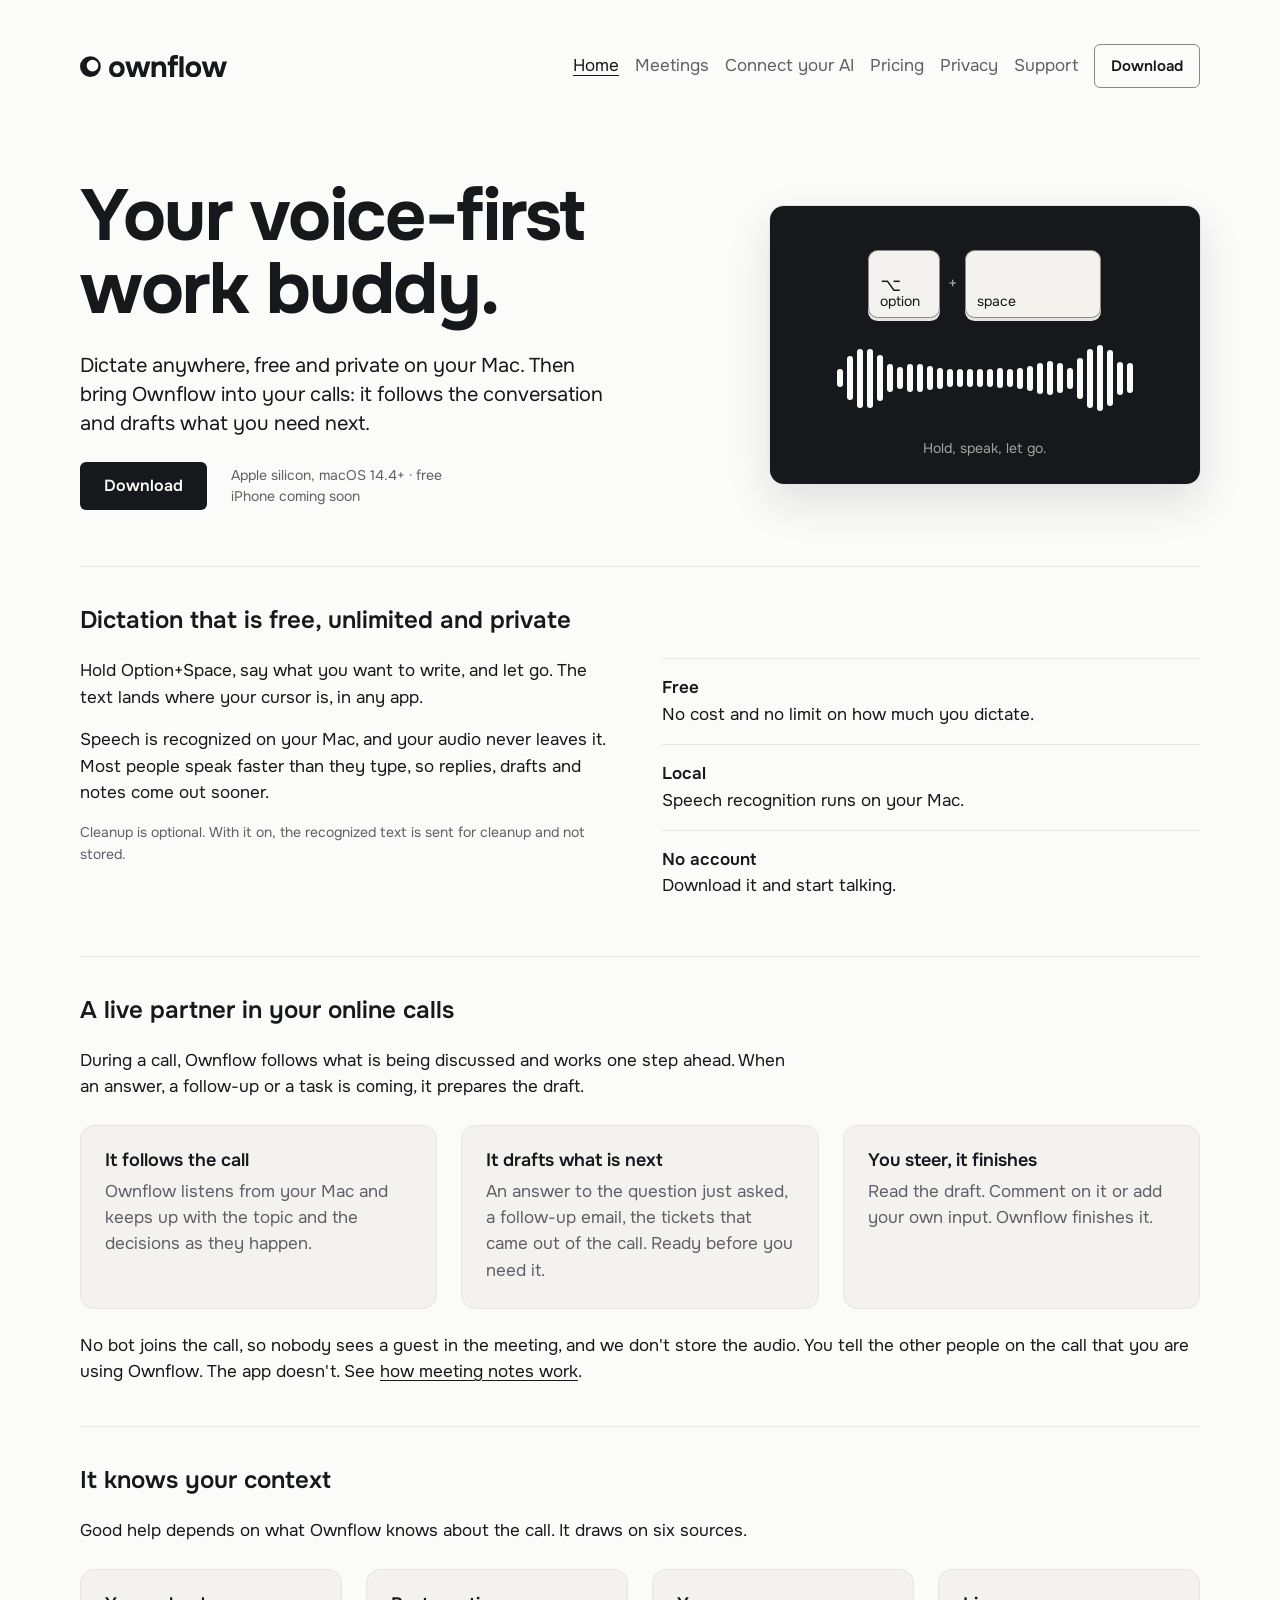
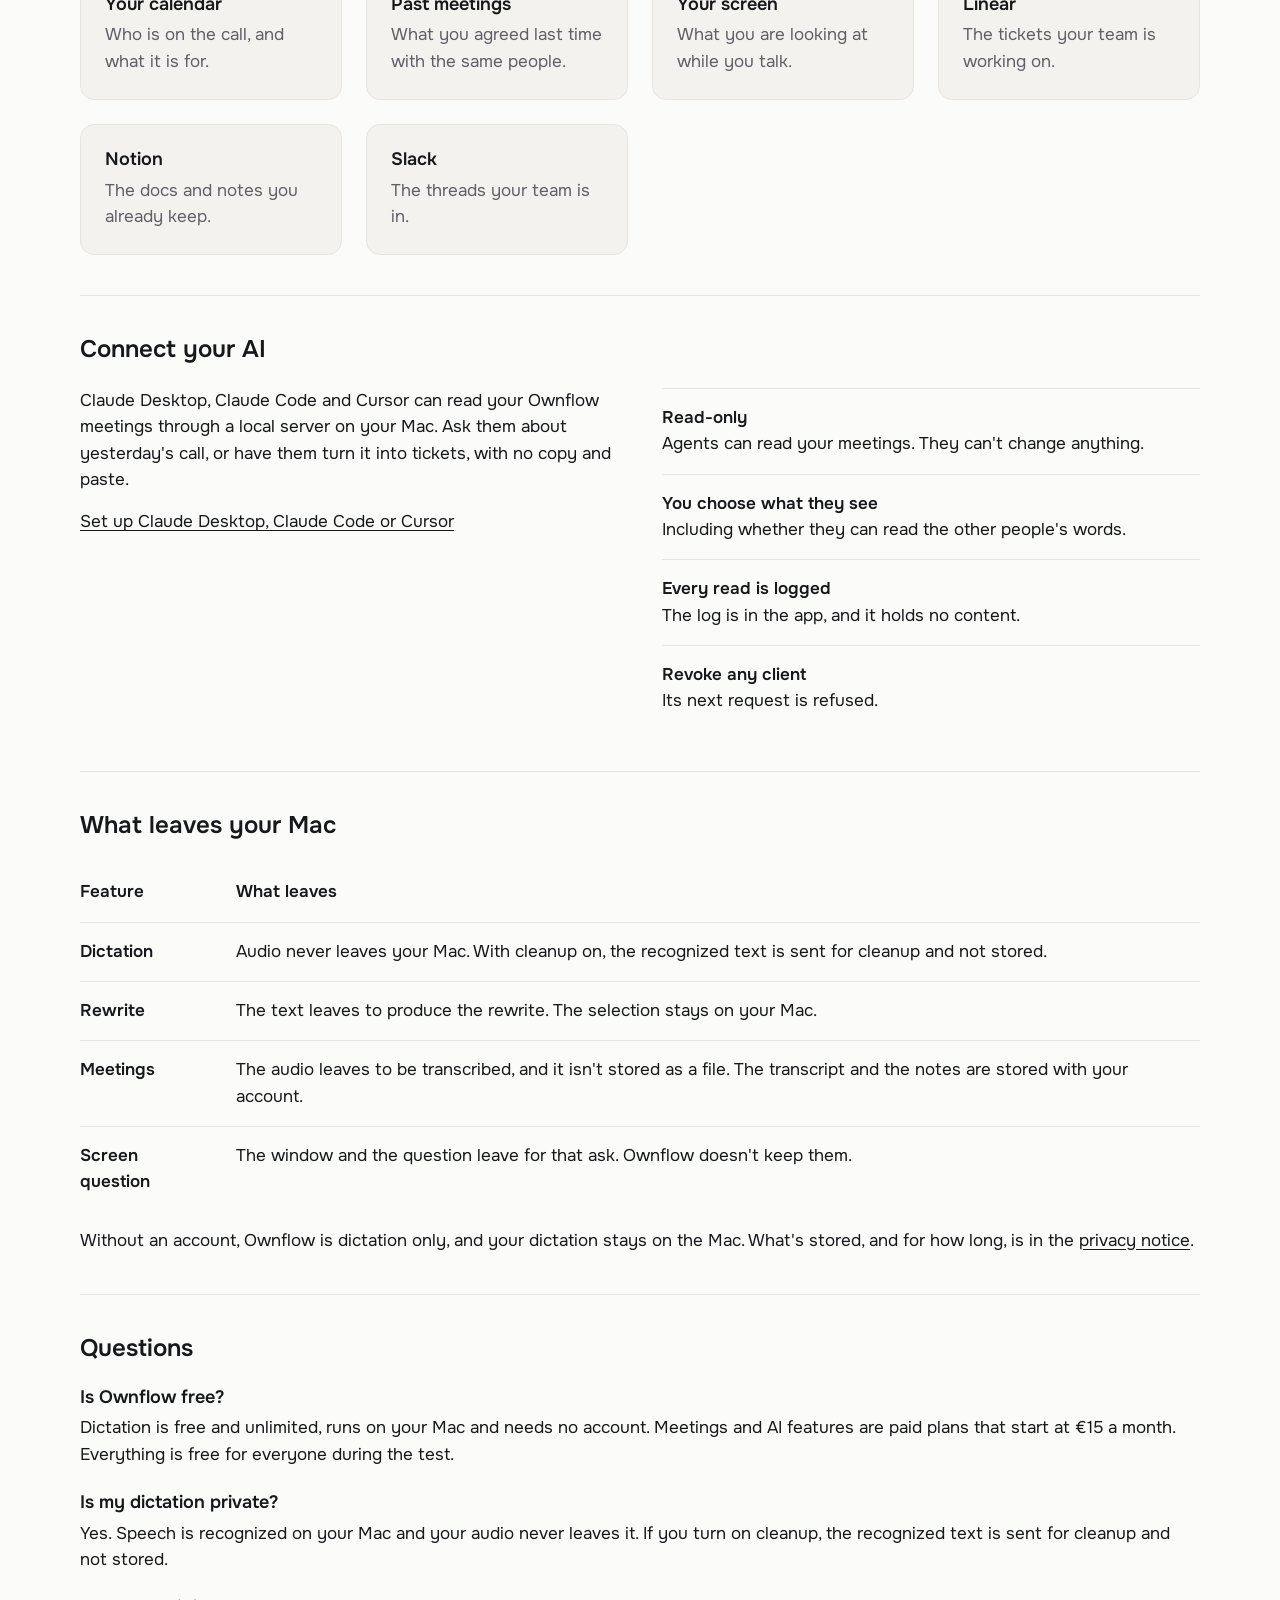
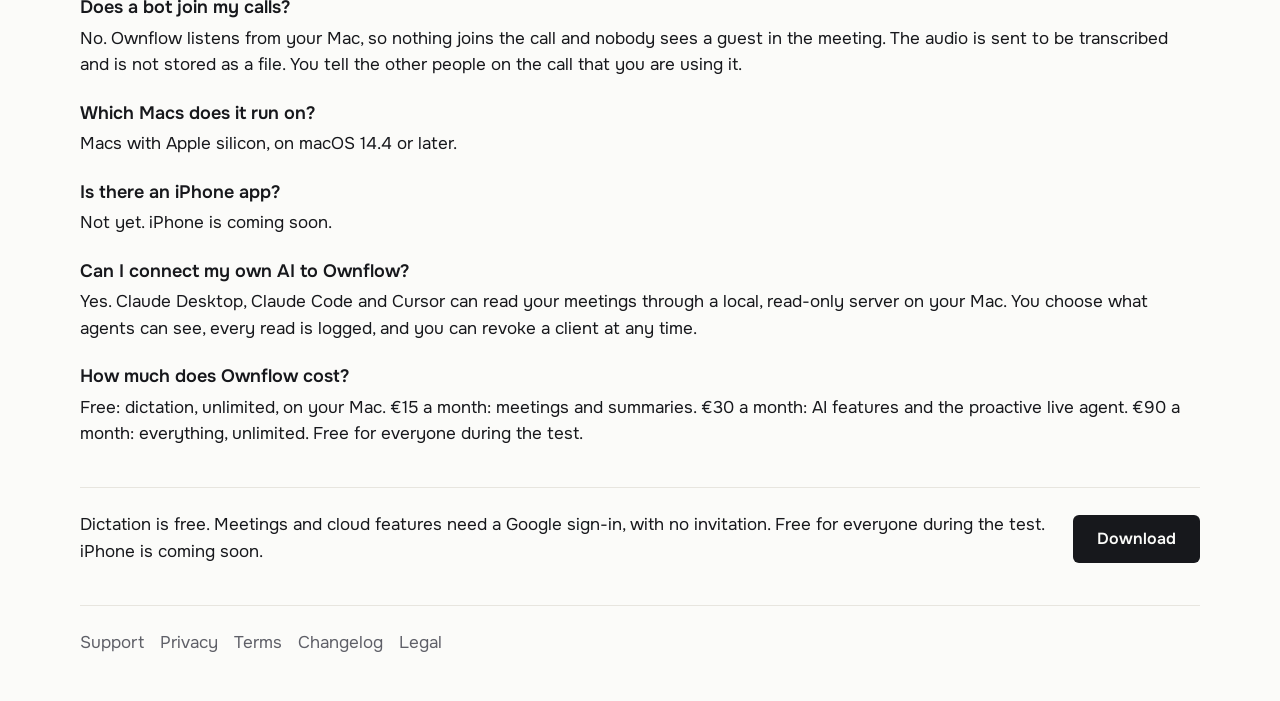
<file: index.html>
<!DOCTYPE html>
<html lang="en">
<head>
  <meta charset="utf-8">
  <meta name="viewport" content="width=device-width, initial-scale=1">
  <title>Ownflow: your voice-first work buddy for Mac</title>
  <meta name="description" content="Ownflow is a voice-first work buddy for Mac. Free, private dictation on your Mac, and a live meeting partner that drafts what you need next.">
  <link rel="canonical" href="https://ownflow.ai/">
  <meta property="og:type" content="website">
  <meta property="og:site_name" content="Ownflow">
  <meta property="og:title" content="Ownflow: your voice-first work buddy for Mac">
  <meta property="og:description" content="Ownflow is a voice-first work buddy for Mac. Free, private dictation on your Mac, and a live meeting partner that drafts what you need next.">
  <meta property="og:url" content="https://ownflow.ai/">
  <meta property="og:image" content="https://ownflow.ai/og.png">
  <meta property="og:image:width" content="1200">
  <meta property="og:image:height" content="630">
  <meta property="og:image:alt" content="Ownflow: your voice-first work buddy.">
  <meta name="twitter:card" content="summary_large_image">
  <meta name="twitter:title" content="Ownflow: your voice-first work buddy for Mac">
  <meta name="twitter:description" content="Ownflow is a voice-first work buddy for Mac. Free, private dictation on your Mac, and a live meeting partner that drafts what you need next.">
  <meta name="twitter:image" content="https://ownflow.ai/og.png">
  <meta name="theme-color" content="#1f1f1d">
  <meta name="theme-color" content="#fbfbf9" media="(prefers-color-scheme: light)">
  <link rel="icon" href="favicon.svg" type="image/svg+xml">
  <link rel="stylesheet" href="tokens.css">
  <link rel="stylesheet" href="site.css">
  <script type="application/ld+json">
{
  "@context": "https://schema.org",
  "@type": "SoftwareApplication",
  "name": "Ownflow",
  "url": "https://ownflow.ai/",
  "description": "A voice-first work buddy for Mac. Free, private dictation on your Mac and a live meeting partner that drafts what you need next.",
  "applicationCategory": "BusinessApplication",
  "operatingSystem": "macOS 14.4 or later (Apple silicon)",
  "downloadUrl": "https://github.com/gowritegrisha/ownflow-releases/releases/latest/download/Ownflow-arm64.dmg",
  "image": "https://ownflow.ai/og.png",
  "offers": [
    {
      "@type": "Offer",
      "name": "Free",
      "description": "Dictation, unlimited, on your Mac.",
      "price": "0",
      "priceCurrency": "EUR"
    },
    {
      "@type": "Offer",
      "name": "Meetings",
      "description": "Meetings and summaries, per month.",
      "price": "15",
      "priceCurrency": "EUR"
    },
    {
      "@type": "Offer",
      "name": "Live agent",
      "description": "AI features and the proactive live agent, per month.",
      "price": "30",
      "priceCurrency": "EUR"
    },
    {
      "@type": "Offer",
      "name": "Everything",
      "description": "Everything, unlimited, per month.",
      "price": "90",
      "priceCurrency": "EUR"
    }
  ]
}
  </script>
  <script type="application/ld+json">
{
  "@context": "https://schema.org",
  "@type": "Organization",
  "name": "Ownflow",
  "url": "https://ownflow.ai/",
  "logo": "https://ownflow.ai/lockup-light.svg"
}
  </script>
  <script type="application/ld+json">
{
  "@context": "https://schema.org",
  "@type": "FAQPage",
  "mainEntity": [
    {
      "@type": "Question",
      "name": "Is Ownflow free?",
      "acceptedAnswer": {
        "@type": "Answer",
        "text": "Dictation is free and unlimited, runs on your Mac and needs no account. Meetings and AI features are paid plans that start at €15 a month. Everything is free for everyone during the test."
      }
    },
    {
      "@type": "Question",
      "name": "Is my dictation private?",
      "acceptedAnswer": {
        "@type": "Answer",
        "text": "Yes. Speech is recognized on your Mac and your audio never leaves it. If you turn on cleanup, the recognized text is sent for cleanup and not stored."
      }
    },
    {
      "@type": "Question",
      "name": "Does a bot join my calls?",
      "acceptedAnswer": {
        "@type": "Answer",
        "text": "No. Ownflow listens from your Mac, so nothing joins the call and nobody sees a guest in the meeting. The audio is sent to be transcribed and is not stored as a file. You tell the other people on the call that you are using it."
      }
    },
    {
      "@type": "Question",
      "name": "Which Macs does it run on?",
      "acceptedAnswer": {
        "@type": "Answer",
        "text": "Macs with Apple silicon, on macOS 14.4 or later."
      }
    },
    {
      "@type": "Question",
      "name": "Is there an iPhone app?",
      "acceptedAnswer": {
        "@type": "Answer",
        "text": "Not yet. iPhone is coming soon."
      }
    },
    {
      "@type": "Question",
      "name": "Can I connect my own AI to Ownflow?",
      "acceptedAnswer": {
        "@type": "Answer",
        "text": "Yes. Claude Desktop, Claude Code and Cursor can read your meetings through a local, read-only server on your Mac. You choose what agents can see, every read is logged, and you can revoke a client at any time."
      }
    },
    {
      "@type": "Question",
      "name": "How much does Ownflow cost?",
      "acceptedAnswer": {
        "@type": "Answer",
        "text": "Free: dictation, unlimited, on your Mac. €15 a month: meetings and summaries. €30 a month: AI features and the proactive live agent. €90 a month: everything, unlimited. Free for everyone during the test."
      }
    }
  ]
}
  </script>
</head>
<body>
  <a class="skip" href="#content">Skip to content</a>
  <header class="site-header">
    <a class="mark" href="index.html">
      <picture>
        <source srcset="lockup-light.svg" media="(prefers-color-scheme: light)">
        <img src="lockup-dark.svg" alt="Ownflow" width="147" height="22">
      </picture>
    </a>
    <nav class="nav-bar" aria-label="Pages">
      <ul>
        <li><a href="index.html" aria-current="page">Home</a></li>
        <li><a href="meetings.html">Meetings</a></li>
        <li><a href="connect-ai.html">Connect your AI</a></li>
        <li><a href="pricing.html">Pricing</a></li>
        <li><a href="privacy.html">Privacy</a></li>
        <li><a href="support.html">Support</a></li>
      </ul>
    </nav>
    <a class="btn" href="download.html">Download</a>
    <details class="nav-menu">
      <summary aria-label="Menu">
        <svg width="18" height="18" viewBox="0 0 18 18" aria-hidden="true">
          <path d="M2 4.5h14M2 9h14M2 13.5h14" fill="none" stroke="currentColor" stroke-width="1.5" stroke-linecap="round"/>
        </svg>
      </summary>
      <nav aria-label="Menu">
        <ul>
          <li><a href="index.html" aria-current="page">Home</a></li>
          <li><a href="meetings.html">Meetings</a></li>
          <li><a href="connect-ai.html">Connect your AI</a></li>
          <li><a href="pricing.html">Pricing</a></li>
          <li><a href="privacy.html">Privacy</a></li>
          <li><a href="support.html">Support</a></li>
        </ul>
      </nav>
    </details>
  </header>
  <main id="content">
    <div class="hero">
      <div>
        <h1>Your voice-first work buddy.</h1>
        <p class="lead">Dictate anywhere, free and private on your Mac. Then bring Ownflow into your calls: it follows the conversation and drafts what you need next.</p>
        <div class="hero-actions">
          <a class="btn" href="download.html">Download</a>
          <p class="hero-meta">Apple silicon, macOS 14.4+ · free<br>iPhone coming soon</p>
        </div>
      </div>
      <div class="voice" aria-hidden="true">
        <div class="keys">
          <span class="key"><b>⌥</b>option</span>
          <span class="plus">+</span>
          <span class="key key-space">space</span>
        </div>
        <div class="wave"><i style="--i:0;--h:26%"></i><i style="--i:1;--h:61%"></i><i style="--i:2;--h:82%"></i><i style="--i:3;--h:82%"></i><i style="--i:4;--h:64%"></i><i style="--i:5;--h:40%"></i><i style="--i:6;--h:30%"></i><i style="--i:7;--h:38%"></i><i style="--i:8;--h:38%"></i><i style="--i:9;--h:33%"></i><i style="--i:10;--h:29%"></i><i style="--i:11;--h:26%"></i><i style="--i:12;--h:26%"></i><i style="--i:13;--h:26%"></i><i style="--i:14;--h:26%"></i><i style="--i:15;--h:26%"></i><i style="--i:16;--h:27%"></i><i style="--i:17;--h:26%"></i><i style="--i:18;--h:29%"></i><i style="--i:19;--h:35%"></i><i style="--i:20;--h:43%"></i><i style="--i:21;--h:47%"></i><i style="--i:22;--h:41%"></i><i style="--i:23;--h:29%"></i><i style="--i:24;--h:57%"></i><i style="--i:25;--h:82%"></i><i style="--i:26;--h:92%"></i><i style="--i:27;--h:78%"></i><i style="--i:28;--h:46%"></i><i style="--i:29;--h:41%"></i></div>
        <p class="voice-cap">Hold, speak, let go.</p>
      </div>
    </div>

    <section class="band wide" id="dictation" aria-labelledby="dictation-title">
      <h2 id="dictation-title">Dictation that is free, unlimited and private</h2>
      <div class="split">
        <div>
          <p>Hold Option+Space, say what you want to write, and let go. The text lands where your cursor is, in any app.</p>
          <p>Speech is recognized on your Mac, and your audio never leaves it. Most people speak faster than they type, so replies, drafts and notes come out sooner.</p>
          <p class="fine">Cleanup is optional. With it on, the recognized text is sent for cleanup and not stored.</p>
        </div>
        <ul class="points">
          <li><strong>Free</strong>No cost and no limit on how much you dictate.</li>
          <li><strong>Local</strong>Speech recognition runs on your Mac.</li>
          <li><strong>No account</strong>Download it and start talking.</li>
        </ul>
      </div>
    </section>

    <section class="band wide" id="meetings" aria-labelledby="meetings-title">
      <h2 id="meetings-title">A live partner in your online calls</h2>
      <p>During a call, Ownflow follows what is being discussed and works one step ahead. When an answer, a follow-up or a task is coming, it prepares the draft.</p>
      <ol class="cards">
        <li><h3>It follows the call</h3><p>Ownflow listens from your Mac and keeps up with the topic and the decisions as they happen.</p></li>
        <li><h3>It drafts what is next</h3><p>An answer to the question just asked, a follow-up email, the tickets that came out of the call. Ready before you need it.</p></li>
        <li><h3>You steer, it finishes</h3><p>Read the draft. Comment on it or add your own input. Ownflow finishes it.</p></li>
      </ol>
      <p>No bot joins the call, so nobody sees a guest in the meeting, and we don't store the audio. You tell the other people on the call that you are using Ownflow. The app doesn't. See <a href="meetings.html">how meeting notes work</a>.</p>
    </section>

    <section class="band wide" id="context" aria-labelledby="context-title">
      <h2 id="context-title">It knows your context</h2>
      <p>Good help depends on what Ownflow knows about the call. It draws on six sources.</p>
      <ul class="cards">
        <li><h3>Your calendar</h3><p>Who is on the call, and what it is for.</p></li>
        <li><h3>Past meetings</h3><p>What you agreed last time with the same people.</p></li>
        <li><h3>Your screen</h3><p>What you are looking at while you talk.</p></li>
        <li><h3>Linear</h3><p>The tickets your team is working on.</p></li>
        <li><h3>Notion</h3><p>The docs and notes you already keep.</p></li>
        <li><h3>Slack</h3><p>The threads your team is in.</p></li>
      </ul>
    </section>

    <section class="band wide" id="connect" aria-labelledby="connect-title">
      <h2 id="connect-title">Connect your AI</h2>
      <div class="split">
        <div>
          <p>Claude Desktop, Claude Code and Cursor can read your Ownflow meetings through a local server on your Mac. Ask them about yesterday's call, or have them turn it into tickets, with no copy and paste.</p>
          <p><a href="connect-ai.html">Set up Claude Desktop, Claude Code or Cursor</a></p>
        </div>
        <ul class="points">
          <li><strong>Read-only</strong>Agents can read your meetings. They can't change anything.</li>
          <li><strong>You choose what they see</strong>Including whether they can read the other people's words.</li>
          <li><strong>Every read is logged</strong>The log is in the app, and it holds no content.</li>
          <li><strong>Revoke any client</strong>Its next request is refused.</li>
        </ul>
      </div>
    </section>

    <h2 class="wide band" id="leaves">What leaves your Mac</h2>
    <table class="ledger">
      <thead>
        <tr>
          <th scope="col">Feature</th>
          <th scope="col">What leaves</th>
        </tr>
      </thead>
      <tbody>
        <tr>
          <th scope="row"><span class="cell-label">Feature</span><span class="cell-value">Dictation</span></th>
          <td><span class="cell-label">What leaves</span><span class="cell-value">Audio never leaves your Mac. With cleanup on, the recognized text is sent for cleanup and not stored.</span></td>
        </tr>
        <tr>
          <th scope="row"><span class="cell-label">Feature</span><span class="cell-value">Rewrite</span></th>
          <td><span class="cell-label">What leaves</span><span class="cell-value">The text leaves to produce the rewrite. The selection stays on your Mac.</span></td>
        </tr>
        <tr>
          <th scope="row"><span class="cell-label">Feature</span><span class="cell-value">Meetings</span></th>
          <td><span class="cell-label">What leaves</span><span class="cell-value">The audio leaves to be transcribed, and it isn't stored as a file. The transcript and the notes are stored with your account.</span></td>
        </tr>
        <tr>
          <th scope="row"><span class="cell-label">Feature</span><span class="cell-value">Screen question</span></th>
          <td><span class="cell-label">What leaves</span><span class="cell-value">The window and the question leave for that ask. Ownflow doesn't keep them.</span></td>
        </tr>
      </tbody>
    </table>
    <p class="wide">Without an account, Ownflow is dictation only, and your dictation stays on the Mac. What's stored, and for how long, is in the <a href="privacy.html">privacy notice</a>.</p>

    <section class="band wide" id="faq" aria-labelledby="faq-title">
      <h2 id="faq-title">Questions</h2>
      <h3>Is Ownflow free?</h3>
      <p>Dictation is free and unlimited, runs on your Mac and needs no account. Meetings and AI features are paid plans that start at €15 a month. Everything is free for everyone during the test.</p>
      <h3>Is my dictation private?</h3>
      <p>Yes. Speech is recognized on your Mac and your audio never leaves it. If you turn on cleanup, the recognized text is sent for cleanup and not stored.</p>
      <h3>Does a bot join my calls?</h3>
      <p>No. Ownflow listens from your Mac, so nothing joins the call and nobody sees a guest in the meeting. The audio is sent to be transcribed and is not stored as a file. You tell the other people on the call that you are using it.</p>
      <h3>Which Macs does it run on?</h3>
      <p>Macs with Apple silicon, on macOS 14.4 or later.</p>
      <h3>Is there an iPhone app?</h3>
      <p>Not yet. iPhone is coming soon.</p>
      <h3>Can I connect my own AI to Ownflow?</h3>
      <p>Yes. Claude Desktop, Claude Code and Cursor can read your meetings through a local, read-only server on your Mac. You choose what agents can see, every read is logged, and you can revoke a client at any time.</p>
      <h3>How much does Ownflow cost?</h3>
      <p>Free: dictation, unlimited, on your Mac. €15 a month: meetings and summaries. €30 a month: AI features and the proactive live agent. €90 a month: everything, unlimited. Free for everyone during the test.</p>
    </section>

    <div class="close">
      <p>Dictation is free. Meetings and cloud features need a Google sign-in, with no invitation. Free for everyone during the test. iPhone is coming soon.</p>
      <a class="btn" href="download.html">Download</a>
    </div>
  </main>
  <footer class="site-footer">
    <nav aria-label="Footer">
      <ul>
        <li><a href="support.html">Support</a></li>
        <li><a href="privacy.html">Privacy</a></li>
        <li><a href="terms.html">Terms</a></li>
        <li><a href="changelog.html">Changelog</a></li>
        <li><a href="legal.html">Legal</a></li>
      </ul>
    </nav>
  </footer>
</body>
</html>
</file>
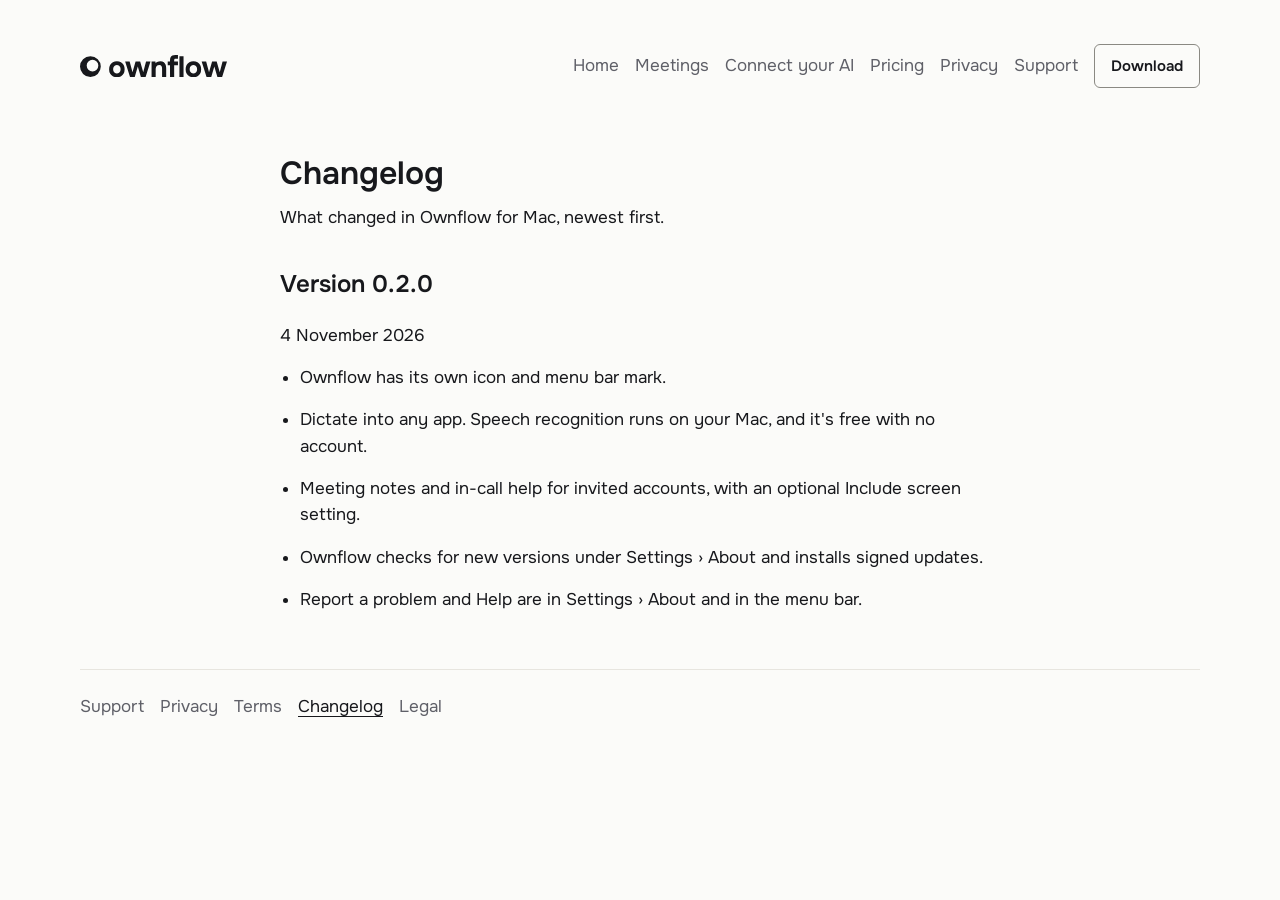
<file: changelog.html>
<!DOCTYPE html>
<html lang="en">
<head>
  <meta charset="utf-8">
  <meta name="viewport" content="width=device-width, initial-scale=1">
  <title>Ownflow changelog</title>
  <meta name="description" content="What changed in Ownflow for Mac, version by version.">
  <link rel="canonical" href="https://ownflow.ai/changelog.html">
  <meta property="og:type" content="website">
  <meta property="og:site_name" content="Ownflow">
  <meta property="og:title" content="Ownflow changelog">
  <meta property="og:description" content="What changed in Ownflow for Mac, version by version.">
  <meta property="og:url" content="https://ownflow.ai/changelog.html">
  <meta property="og:image" content="https://ownflow.ai/og.png">
  <meta property="og:image:width" content="1200">
  <meta property="og:image:height" content="630">
  <meta property="og:image:alt" content="Ownflow: your voice-first work buddy.">
  <meta name="twitter:card" content="summary_large_image">
  <meta name="twitter:title" content="Ownflow changelog">
  <meta name="twitter:description" content="What changed in Ownflow for Mac, version by version.">
  <meta name="twitter:image" content="https://ownflow.ai/og.png">
  <meta name="theme-color" content="#1f1f1d">
  <meta name="theme-color" content="#fbfbf9" media="(prefers-color-scheme: light)">
  <link rel="icon" href="favicon.svg" type="image/svg+xml">
  <link rel="stylesheet" href="tokens.css">
  <link rel="stylesheet" href="site.css">
</head>
<body>
  <a class="skip" href="#content">Skip to content</a>
  <header class="site-header">
    <a class="mark" href="index.html">
      <picture>
        <source srcset="lockup-light.svg" media="(prefers-color-scheme: light)">
        <img src="lockup-dark.svg" alt="Ownflow" width="147" height="22">
      </picture>
    </a>
    <nav class="nav-bar" aria-label="Pages">
      <ul>
        <li><a href="index.html">Home</a></li>
        <li><a href="meetings.html">Meetings</a></li>
        <li><a href="connect-ai.html">Connect your AI</a></li>
        <li><a href="pricing.html">Pricing</a></li>
        <li><a href="privacy.html">Privacy</a></li>
        <li><a href="support.html">Support</a></li>
      </ul>
    </nav>
    <a class="btn" href="download.html">Download</a>
    <details class="nav-menu">
      <summary aria-label="Menu">
        <svg width="18" height="18" viewBox="0 0 18 18" aria-hidden="true">
          <path d="M2 4.5h14M2 9h14M2 13.5h14" fill="none" stroke="currentColor" stroke-width="1.5" stroke-linecap="round"/>
        </svg>
      </summary>
      <nav aria-label="Menu">
        <ul>
          <li><a href="index.html">Home</a></li>
          <li><a href="meetings.html">Meetings</a></li>
          <li><a href="connect-ai.html">Connect your AI</a></li>
          <li><a href="pricing.html">Pricing</a></li>
          <li><a href="privacy.html">Privacy</a></li>
          <li><a href="support.html">Support</a></li>
        </ul>
      </nav>
    </details>
  </header>
  <main id="content">
    <h1>Changelog</h1>
    <p>What changed in Ownflow for Mac, newest first.</p>

    <h2 id="v0.2.0">Version 0.2.0</h2>
    <p><time datetime="2026-11-04">4 November 2026</time></p>
    <ul>
      <li>Ownflow has its own icon and menu bar mark.</li>
      <li>Dictate into any app. Speech recognition runs on your Mac, and it's free with no account.</li>
      <li>Meeting notes and in-call help for invited accounts, with an optional Include screen setting.</li>
      <li>Ownflow checks for new versions under Settings › About and installs signed updates.</li>
      <li>Report a problem and Help are in Settings › About and in the menu bar.</li>
    </ul>
  </main>
  <footer class="site-footer">
    <nav aria-label="Footer">
      <ul>
        <li><a href="support.html">Support</a></li>
        <li><a href="privacy.html">Privacy</a></li>
        <li><a href="terms.html">Terms</a></li>
        <li><a href="changelog.html" aria-current="page">Changelog</a></li>
        <li><a href="legal.html">Legal</a></li>
      </ul>
    </nav>
  </footer>
</body>
</html>
</file>
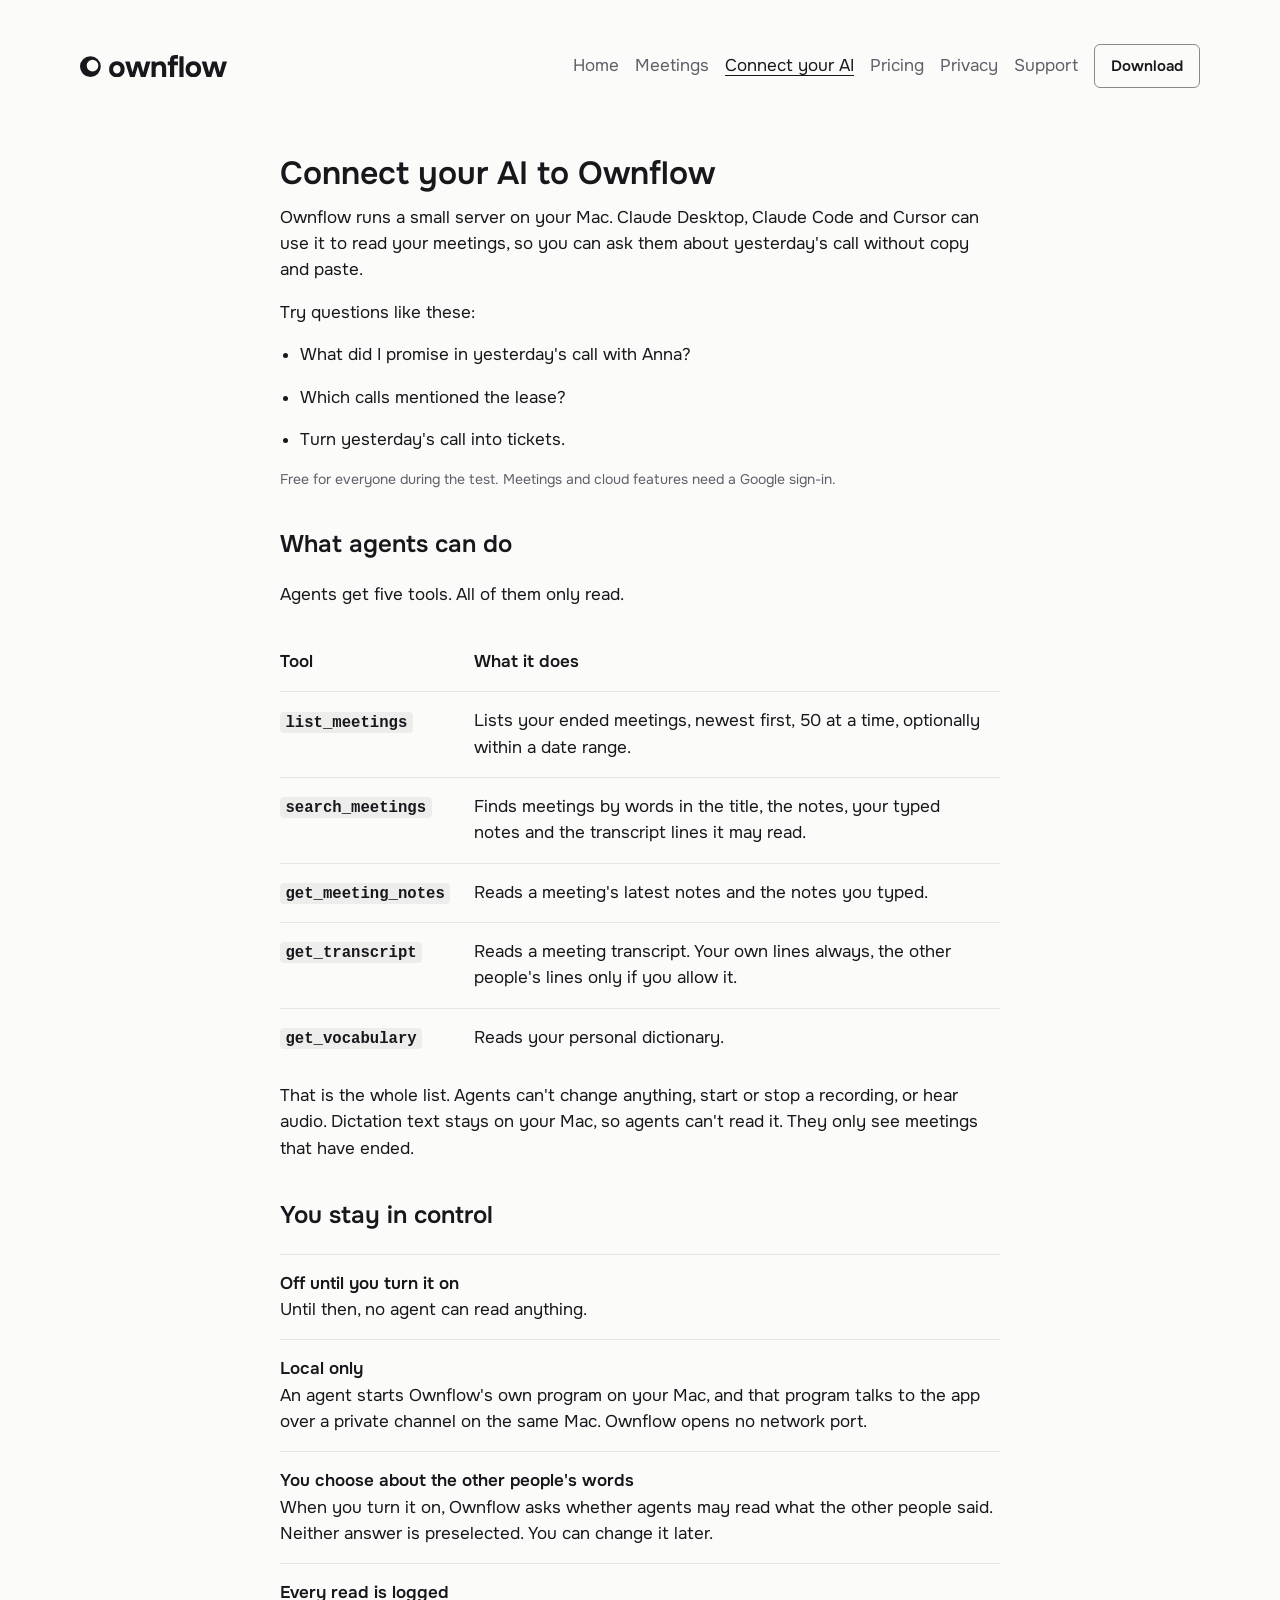
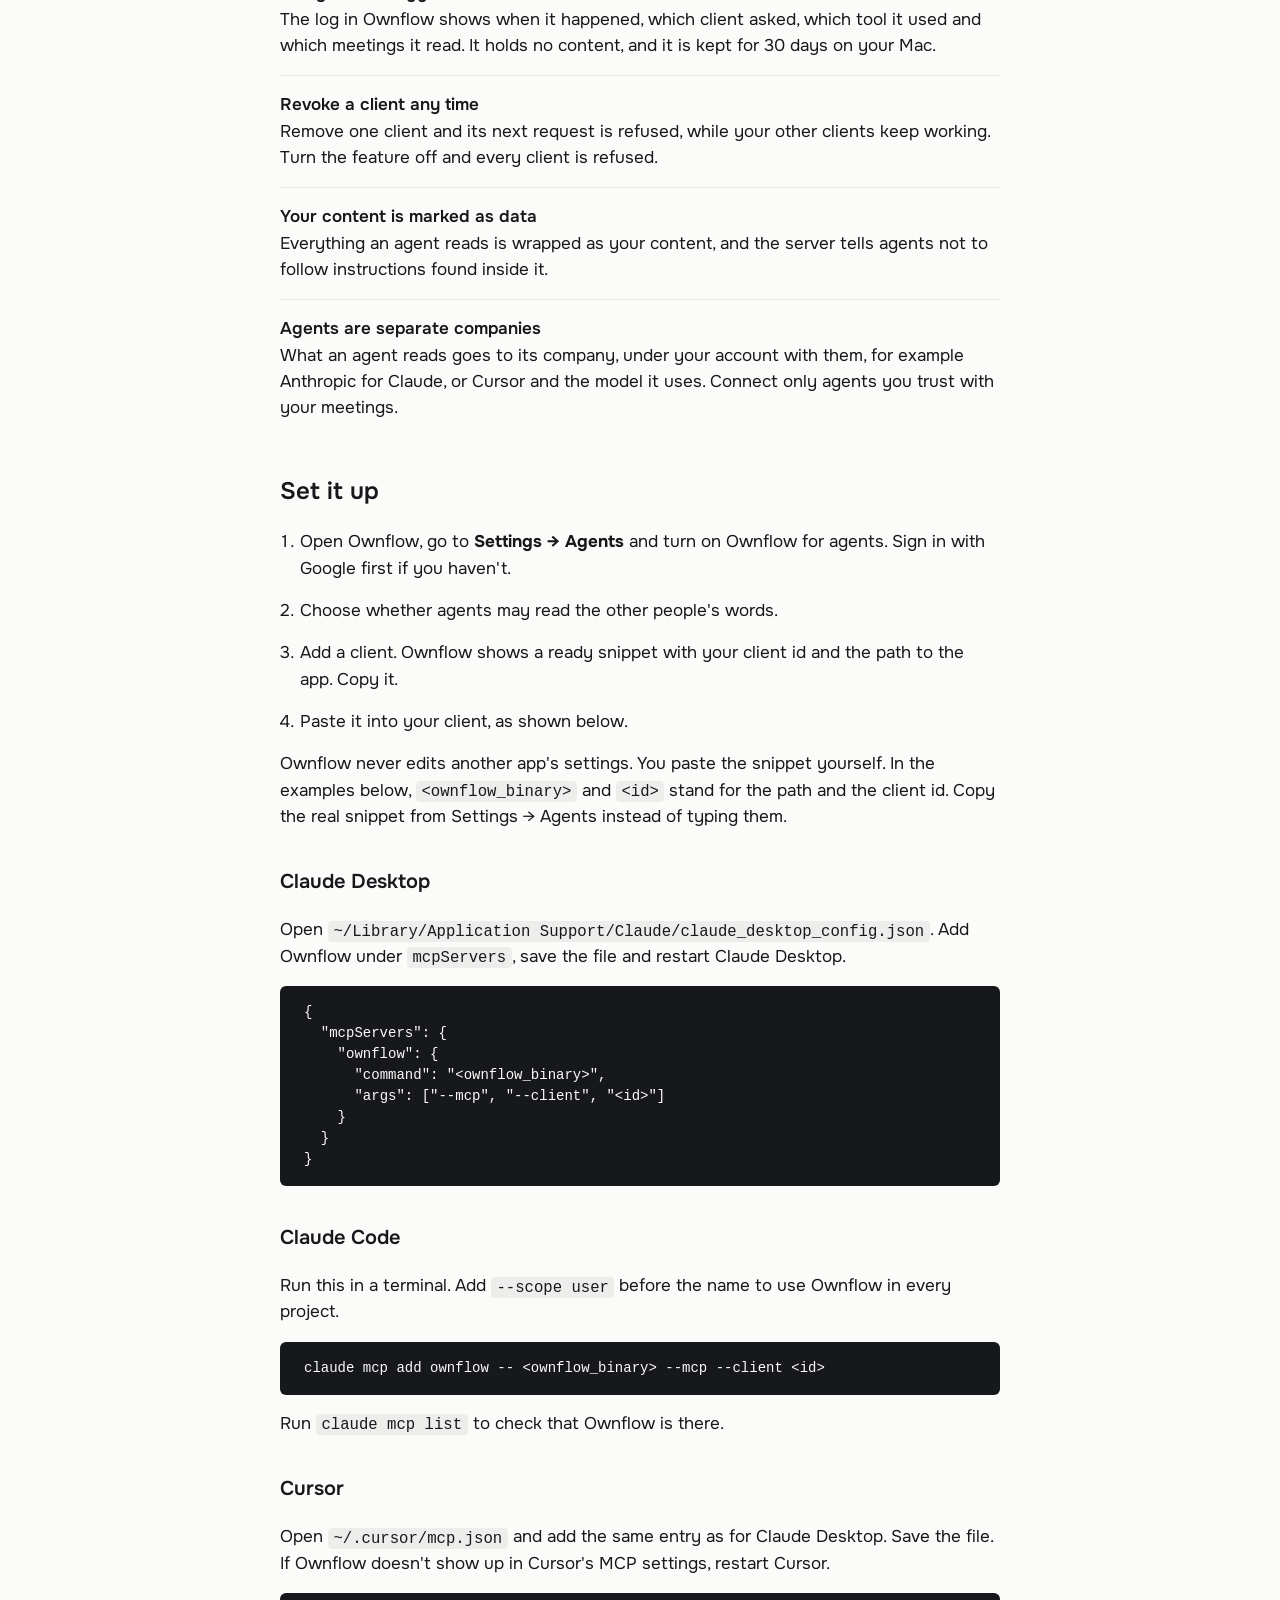
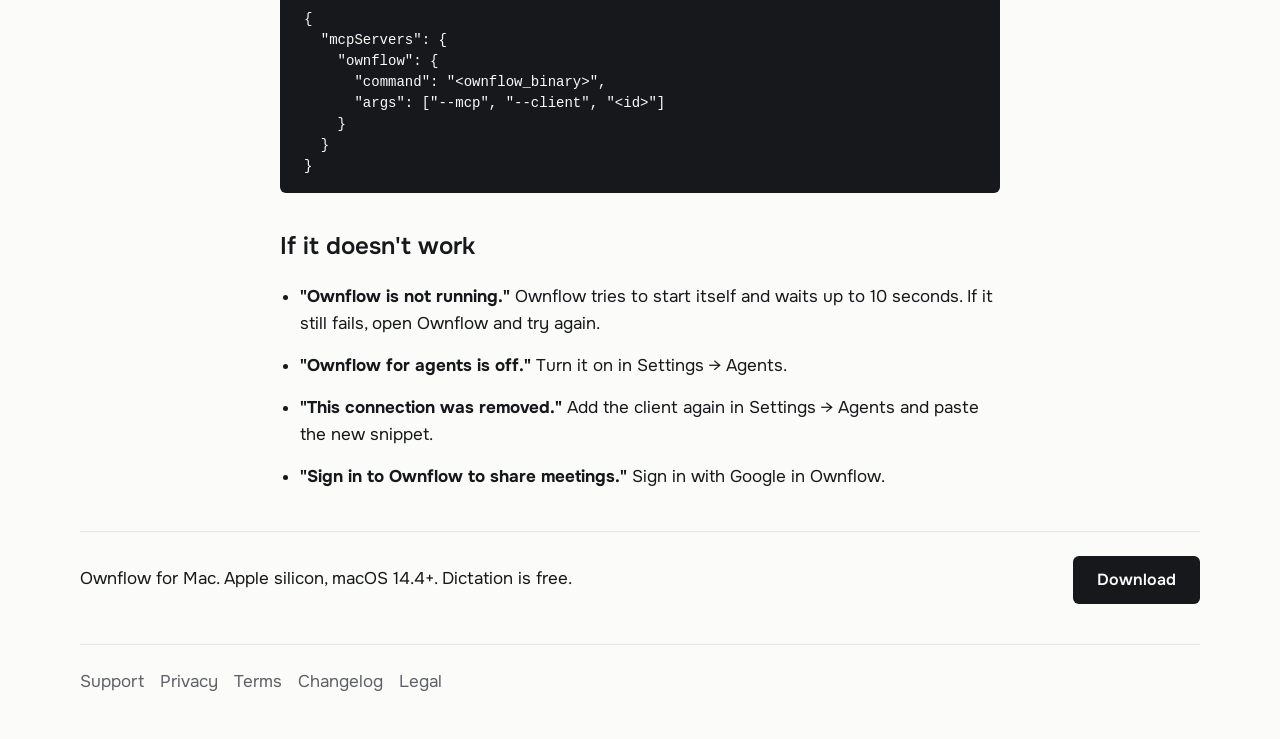
<file: connect-ai.html>
<!DOCTYPE html>
<html lang="en">
<head>
  <meta charset="utf-8">
  <meta name="viewport" content="width=device-width, initial-scale=1">
  <title>Connect your AI to Ownflow: Claude Desktop, Claude Code, Cursor</title>
  <meta name="description" content="Let Claude Desktop, Claude Code or Cursor read your Ownflow meetings through a local, read-only server. You choose what they see, and every read is logged.">
  <link rel="canonical" href="https://ownflow.ai/connect-ai.html">
  <meta property="og:type" content="website">
  <meta property="og:site_name" content="Ownflow">
  <meta property="og:title" content="Connect your AI to Ownflow: Claude Desktop, Claude Code, Cursor">
  <meta property="og:description" content="Let Claude Desktop, Claude Code or Cursor read your Ownflow meetings through a local, read-only server. You choose what they see, and every read is logged.">
  <meta property="og:url" content="https://ownflow.ai/connect-ai.html">
  <meta property="og:image" content="https://ownflow.ai/og.png">
  <meta property="og:image:width" content="1200">
  <meta property="og:image:height" content="630">
  <meta property="og:image:alt" content="Ownflow: your voice-first work buddy.">
  <meta name="twitter:card" content="summary_large_image">
  <meta name="twitter:title" content="Connect your AI to Ownflow: Claude Desktop, Claude Code, Cursor">
  <meta name="twitter:description" content="Let Claude Desktop, Claude Code or Cursor read your Ownflow meetings through a local, read-only server. You choose what they see, and every read is logged.">
  <meta name="twitter:image" content="https://ownflow.ai/og.png">
  <meta name="theme-color" content="#1f1f1d">
  <meta name="theme-color" content="#fbfbf9" media="(prefers-color-scheme: light)">
  <link rel="icon" href="favicon.svg" type="image/svg+xml">
  <link rel="stylesheet" href="tokens.css">
  <link rel="stylesheet" href="site.css">
</head>
<body>
  <a class="skip" href="#content">Skip to content</a>
  <header class="site-header">
    <a class="mark" href="index.html">
      <picture>
        <source srcset="lockup-light.svg" media="(prefers-color-scheme: light)">
        <img src="lockup-dark.svg" alt="Ownflow" width="147" height="22">
      </picture>
    </a>
    <nav class="nav-bar" aria-label="Pages">
      <ul>
        <li><a href="index.html">Home</a></li>
        <li><a href="meetings.html">Meetings</a></li>
        <li><a href="connect-ai.html" aria-current="page">Connect your AI</a></li>
        <li><a href="pricing.html">Pricing</a></li>
        <li><a href="privacy.html">Privacy</a></li>
        <li><a href="support.html">Support</a></li>
      </ul>
    </nav>
    <a class="btn" href="download.html">Download</a>
    <details class="nav-menu">
      <summary aria-label="Menu">
        <svg width="18" height="18" viewBox="0 0 18 18" aria-hidden="true">
          <path d="M2 4.5h14M2 9h14M2 13.5h14" fill="none" stroke="currentColor" stroke-width="1.5" stroke-linecap="round"/>
        </svg>
      </summary>
      <nav aria-label="Menu">
        <ul>
          <li><a href="index.html">Home</a></li>
          <li><a href="meetings.html">Meetings</a></li>
          <li><a href="connect-ai.html" aria-current="page">Connect your AI</a></li>
          <li><a href="pricing.html">Pricing</a></li>
          <li><a href="privacy.html">Privacy</a></li>
          <li><a href="support.html">Support</a></li>
        </ul>
      </nav>
    </details>
  </header>
  <main id="content">
    <h1>Connect your AI to Ownflow</h1>
    <p>Ownflow runs a small server on your Mac. Claude Desktop, Claude Code and Cursor can use it to read your meetings, so you can ask them about yesterday's call without copy and paste.</p>
    <p>Try questions like these:</p>
    <ul>
      <li>What did I promise in yesterday's call with Anna?</li>
      <li>Which calls mentioned the lease?</li>
      <li>Turn yesterday's call into tickets.</li>
    </ul>
    <p class="fine">Free for everyone during the test. Meetings and cloud features need a Google sign-in.</p>

    <h2 id="what-agents-can-do">What agents can do</h2>
    <p>Agents get five tools. All of them only read.</p>
    <div>
    <table class="ledger">
      <thead>
        <tr>
          <th scope="col">Tool</th>
          <th scope="col">What it does</th>
        </tr>
      </thead>
      <tbody>
        <tr>
          <th scope="row"><span class="cell-label">Tool</span><span class="cell-value"><code>list_meetings</code></span></th>
          <td><span class="cell-label">What it does</span><span class="cell-value">Lists your ended meetings, newest first, 50 at a time, optionally within a date range.</span></td>
        </tr>
        <tr>
          <th scope="row"><span class="cell-label">Tool</span><span class="cell-value"><code>search_meetings</code></span></th>
          <td><span class="cell-label">What it does</span><span class="cell-value">Finds meetings by words in the title, the notes, your typed notes and the transcript lines it may read.</span></td>
        </tr>
        <tr>
          <th scope="row"><span class="cell-label">Tool</span><span class="cell-value"><code>get_meeting_notes</code></span></th>
          <td><span class="cell-label">What it does</span><span class="cell-value">Reads a meeting's latest notes and the notes you typed.</span></td>
        </tr>
        <tr>
          <th scope="row"><span class="cell-label">Tool</span><span class="cell-value"><code>get_transcript</code></span></th>
          <td><span class="cell-label">What it does</span><span class="cell-value">Reads a meeting transcript. Your own lines always, the other people's lines only if you allow it.</span></td>
        </tr>
        <tr>
          <th scope="row"><span class="cell-label">Tool</span><span class="cell-value"><code>get_vocabulary</code></span></th>
          <td><span class="cell-label">What it does</span><span class="cell-value">Reads your personal dictionary.</span></td>
        </tr>
      </tbody>
    </table>
    </div>
    <p>That is the whole list. Agents can't change anything, start or stop a recording, or hear audio. Dictation text stays on your Mac, so agents can't read it. They only see meetings that have ended.</p>

    <h2 id="trust">You stay in control</h2>
    <ul class="points">
      <li><strong>Off until you turn it on</strong>Until then, no agent can read anything.</li>
      <li><strong>Local only</strong>An agent starts Ownflow's own program on your Mac, and that program talks to the app over a private channel on the same Mac. Ownflow opens no network port.</li>
      <li><strong>You choose about the other people's words</strong>When you turn it on, Ownflow asks whether agents may read what the other people said. Neither answer is preselected. You can change it later.</li>
      <li><strong>Every read is logged</strong>The log in Ownflow shows when it happened, which client asked, which tool it used and which meetings it read. It holds no content, and it is kept for 30 days on your Mac.</li>
      <li><strong>Revoke a client any time</strong>Remove one client and its next request is refused, while your other clients keep working. Turn the feature off and every client is refused.</li>
      <li><strong>Your content is marked as data</strong>Everything an agent reads is wrapped as your content, and the server tells agents not to follow instructions found inside it.</li>
      <li><strong>Agents are separate companies</strong>What an agent reads goes to its company, under your account with them, for example Anthropic for Claude, or Cursor and the model it uses. Connect only agents you trust with your meetings.</li>
    </ul>

    <h2 id="setup">Set it up</h2>
    <ol>
      <li>Open Ownflow, go to <strong>Settings → Agents</strong> and turn on Ownflow for agents. Sign in with Google first if you haven't.</li>
      <li>Choose whether agents may read the other people's words.</li>
      <li>Add a client. Ownflow shows a ready snippet with your client id and the path to the app. Copy it.</li>
      <li>Paste it into your client, as shown below.</li>
    </ol>
    <p>Ownflow never edits another app's settings. You paste the snippet yourself. In the examples below, <code>&lt;ownflow_binary&gt;</code> and <code>&lt;id&gt;</code> stand for the path and the client id. Copy the real snippet from Settings → Agents instead of typing them.</p>

    <h3 id="claude-desktop">Claude Desktop</h3>
    <p>Open <code>~/Library/Application Support/Claude/claude_desktop_config.json</code>. Add Ownflow under <code>mcpServers</code>, save the file and restart Claude Desktop.</p>
    <pre><code>{
  &quot;mcpServers&quot;: {
    &quot;ownflow&quot;: {
      &quot;command&quot;: &quot;&lt;ownflow_binary&gt;&quot;,
      &quot;args&quot;: [&quot;--mcp&quot;, &quot;--client&quot;, &quot;&lt;id&gt;&quot;]
    }
  }
}</code></pre>

    <h3 id="claude-code">Claude Code</h3>
    <p>Run this in a terminal. Add <code>--scope user</code> before the name to use Ownflow in every project.</p>
    <pre><code>claude mcp add ownflow -- &lt;ownflow_binary&gt; --mcp --client &lt;id&gt;</code></pre>
    <p>Run <code>claude mcp list</code> to check that Ownflow is there.</p>

    <h3 id="cursor">Cursor</h3>
    <p>Open <code>~/.cursor/mcp.json</code> and add the same entry as for Claude Desktop. Save the file. If Ownflow doesn't show up in Cursor's MCP settings, restart Cursor.</p>
    <pre><code>{
  &quot;mcpServers&quot;: {
    &quot;ownflow&quot;: {
      &quot;command&quot;: &quot;&lt;ownflow_binary&gt;&quot;,
      &quot;args&quot;: [&quot;--mcp&quot;, &quot;--client&quot;, &quot;&lt;id&gt;&quot;]
    }
  }
}</code></pre>

    <h2 id="troubleshooting">If it doesn't work</h2>
    <ul>
      <li><strong>"Ownflow is not running."</strong> Ownflow tries to start itself and waits up to 10 seconds. If it still fails, open Ownflow and try again.</li>
      <li><strong>"Ownflow for agents is off."</strong> Turn it on in Settings → Agents.</li>
      <li><strong>"This connection was removed."</strong> Add the client again in Settings → Agents and paste the new snippet.</li>
      <li><strong>"Sign in to Ownflow to share meetings."</strong> Sign in with Google in Ownflow.</li>
    </ul>

    <div class="close">
      <p>Ownflow for Mac. Apple silicon, macOS 14.4+. Dictation is free.</p>
      <a class="btn" href="download.html">Download</a>
    </div>
  </main>
  <footer class="site-footer">
    <nav aria-label="Footer">
      <ul>
        <li><a href="support.html">Support</a></li>
        <li><a href="privacy.html">Privacy</a></li>
        <li><a href="terms.html">Terms</a></li>
        <li><a href="changelog.html">Changelog</a></li>
        <li><a href="legal.html">Legal</a></li>
      </ul>
    </nav>
  </footer>
</body>
</html>
</file>
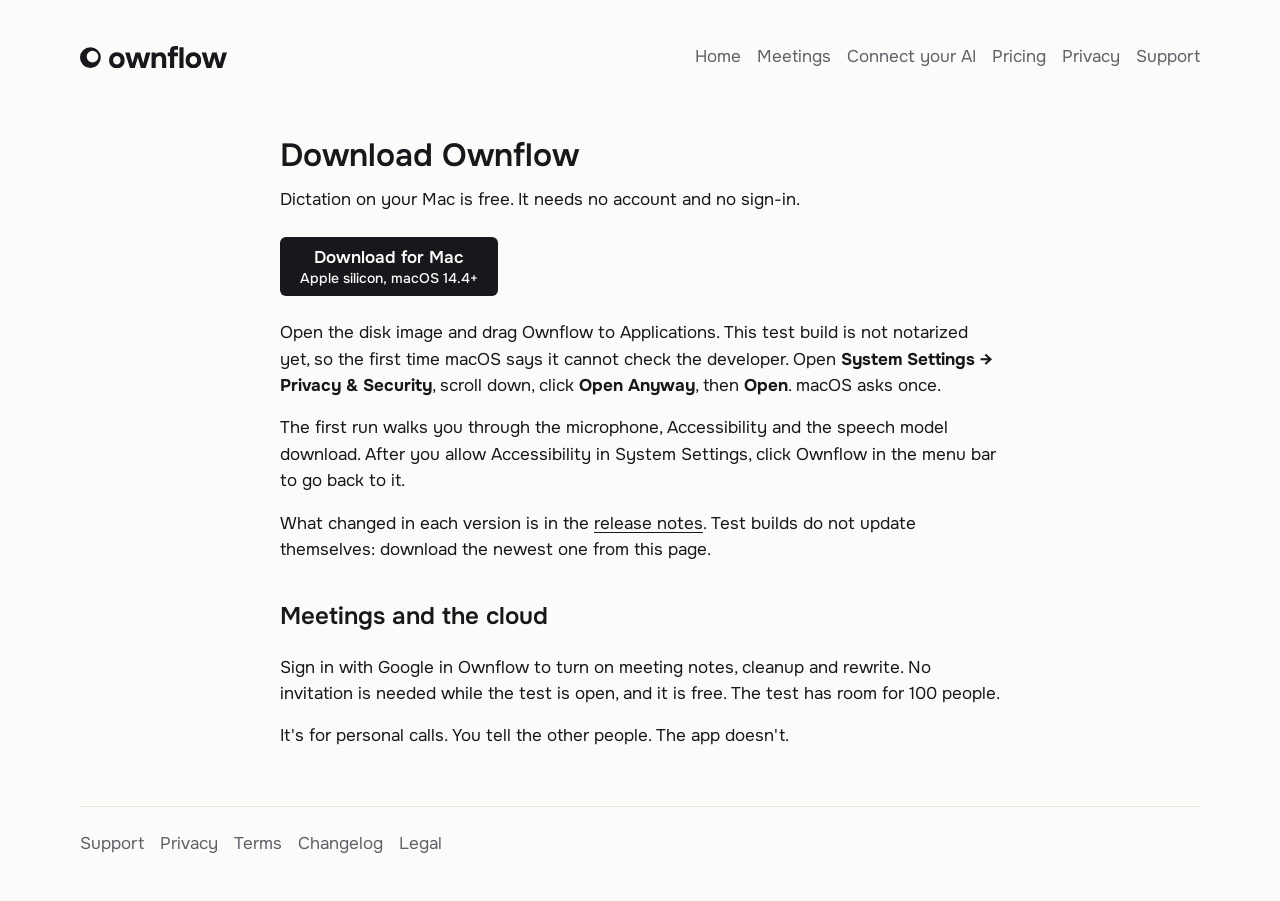
<file: download.html>
<!DOCTYPE html>
<html lang="en">
<head>
  <meta charset="utf-8">
  <meta name="viewport" content="width=device-width, initial-scale=1">
  <title>Download Ownflow for Mac</title>
  <meta name="description" content="Download Ownflow for Apple silicon Macs on macOS 14.4 or later. Dictation is free and needs no account.">
  <link rel="canonical" href="https://ownflow.ai/download.html">
  <meta property="og:type" content="website">
  <meta property="og:site_name" content="Ownflow">
  <meta property="og:title" content="Download Ownflow for Mac">
  <meta property="og:description" content="Download Ownflow for Apple silicon Macs on macOS 14.4 or later. Dictation is free and needs no account.">
  <meta property="og:url" content="https://ownflow.ai/download.html">
  <meta property="og:image" content="https://ownflow.ai/og.png">
  <meta property="og:image:width" content="1200">
  <meta property="og:image:height" content="630">
  <meta property="og:image:alt" content="Ownflow: your voice-first work buddy.">
  <meta name="twitter:card" content="summary_large_image">
  <meta name="twitter:title" content="Download Ownflow for Mac">
  <meta name="twitter:description" content="Download Ownflow for Apple silicon Macs on macOS 14.4 or later. Dictation is free and needs no account.">
  <meta name="twitter:image" content="https://ownflow.ai/og.png">
  <meta name="theme-color" content="#1f1f1d">
  <meta name="theme-color" content="#fbfbf9" media="(prefers-color-scheme: light)">
  <link rel="icon" href="favicon.svg" type="image/svg+xml">
  <link rel="stylesheet" href="tokens.css">
  <link rel="stylesheet" href="site.css">
  <script type="application/ld+json">
{
  "@context": "https://schema.org",
  "@type": "HowTo",
  "name": "How to install Ownflow on a Mac",
  "description": "Install Ownflow on an Apple silicon Mac running macOS 14.4 or later.",
  "step": [
    {
      "@type": "HowToStep",
      "name": "Download the disk image",
      "text": "Download Ownflow for Mac from the download page. It needs Apple silicon and macOS 14.4 or later.",
      "url": "https://ownflow.ai/download.html"
    },
    {
      "@type": "HowToStep",
      "name": "Move Ownflow to Applications",
      "text": "Open the disk image and drag Ownflow to Applications."
    },
    {
      "@type": "HowToStep",
      "name": "Allow it to open",
      "text": "This test build is not notarized yet, so macOS says it cannot check the developer the first time. Open System Settings, then Privacy & Security, scroll down, click Open Anyway, then Open."
    },
    {
      "@type": "HowToStep",
      "name": "Finish the first run",
      "text": "Ownflow walks you through the microphone, Accessibility and the speech model download. After you allow Accessibility in System Settings, click Ownflow in the menu bar to go back to it."
    }
  ]
}
  </script>
</head>
<body class="page-download">
  <a class="skip" href="#content">Skip to content</a>
  <header class="site-header">
    <a class="mark" href="index.html">
      <picture>
        <source srcset="lockup-light.svg" media="(prefers-color-scheme: light)">
        <img src="lockup-dark.svg" alt="Ownflow" width="147" height="22">
      </picture>
    </a>
    <nav class="nav-bar" aria-label="Pages">
      <ul>
        <li><a href="index.html">Home</a></li>
        <li><a href="meetings.html">Meetings</a></li>
        <li><a href="connect-ai.html">Connect your AI</a></li>
        <li><a href="pricing.html">Pricing</a></li>
        <li><a href="privacy.html">Privacy</a></li>
        <li><a href="support.html">Support</a></li>
      </ul>
    </nav>
    <a class="btn" href="download.html" aria-current="page">Download</a>
    <details class="nav-menu">
      <summary aria-label="Menu">
        <svg width="18" height="18" viewBox="0 0 18 18" aria-hidden="true">
          <path d="M2 4.5h14M2 9h14M2 13.5h14" fill="none" stroke="currentColor" stroke-width="1.5" stroke-linecap="round"/>
        </svg>
      </summary>
      <nav aria-label="Menu">
        <ul>
          <li><a href="index.html">Home</a></li>
          <li><a href="meetings.html">Meetings</a></li>
          <li><a href="connect-ai.html">Connect your AI</a></li>
          <li><a href="pricing.html">Pricing</a></li>
          <li><a href="privacy.html">Privacy</a></li>
          <li><a href="support.html">Support</a></li>
        </ul>
      </nav>
    </details>
  </header>
  <main id="content">
    <h1>Download Ownflow</h1>
    <p>Dictation on your Mac is free. It needs no account and no sign-in.</p>
    <p class="download-act"><a class="btn btn-download" href="https://github.com/gowritegrisha/ownflow-releases/releases/latest/download/Ownflow-arm64.dmg"><span>Download for Mac</span><small>Apple silicon, macOS 14.4+</small></a></p>
    <p>Open the disk image and drag Ownflow to Applications. This test build is not notarized yet, so the first time macOS says it cannot check the developer. Open <strong>System Settings → Privacy &amp; Security</strong>, scroll down, click <strong>Open Anyway</strong>, then <strong>Open</strong>. macOS asks once.</p>
    <p>The first run walks you through the microphone, Accessibility and the speech model download. After you allow Accessibility in System Settings, click Ownflow in the menu bar to go back to it.</p>
    <p>What changed in each version is in the <a href="https://github.com/gowritegrisha/ownflow-releases/releases/latest">release notes</a>. Test builds do not update themselves: download the newest one from this page.</p>

    <h2 id="invite">Meetings and the cloud</h2>
    <p>Sign in with Google in Ownflow to turn on meeting notes, cleanup and rewrite. No invitation is needed while the test is open, and it is free. The test has room for 100 people.</p>
    <p>It's for personal calls. You tell the other people. The app doesn't.</p>
  </main>
  <footer class="site-footer">
    <nav aria-label="Footer">
      <ul>
        <li><a href="support.html">Support</a></li>
        <li><a href="privacy.html">Privacy</a></li>
        <li><a href="terms.html">Terms</a></li>
        <li><a href="changelog.html">Changelog</a></li>
        <li><a href="legal.html">Legal</a></li>
      </ul>
    </nav>
  </footer>
  <script src="contact.js"></script>
</body>
</html>
</file>
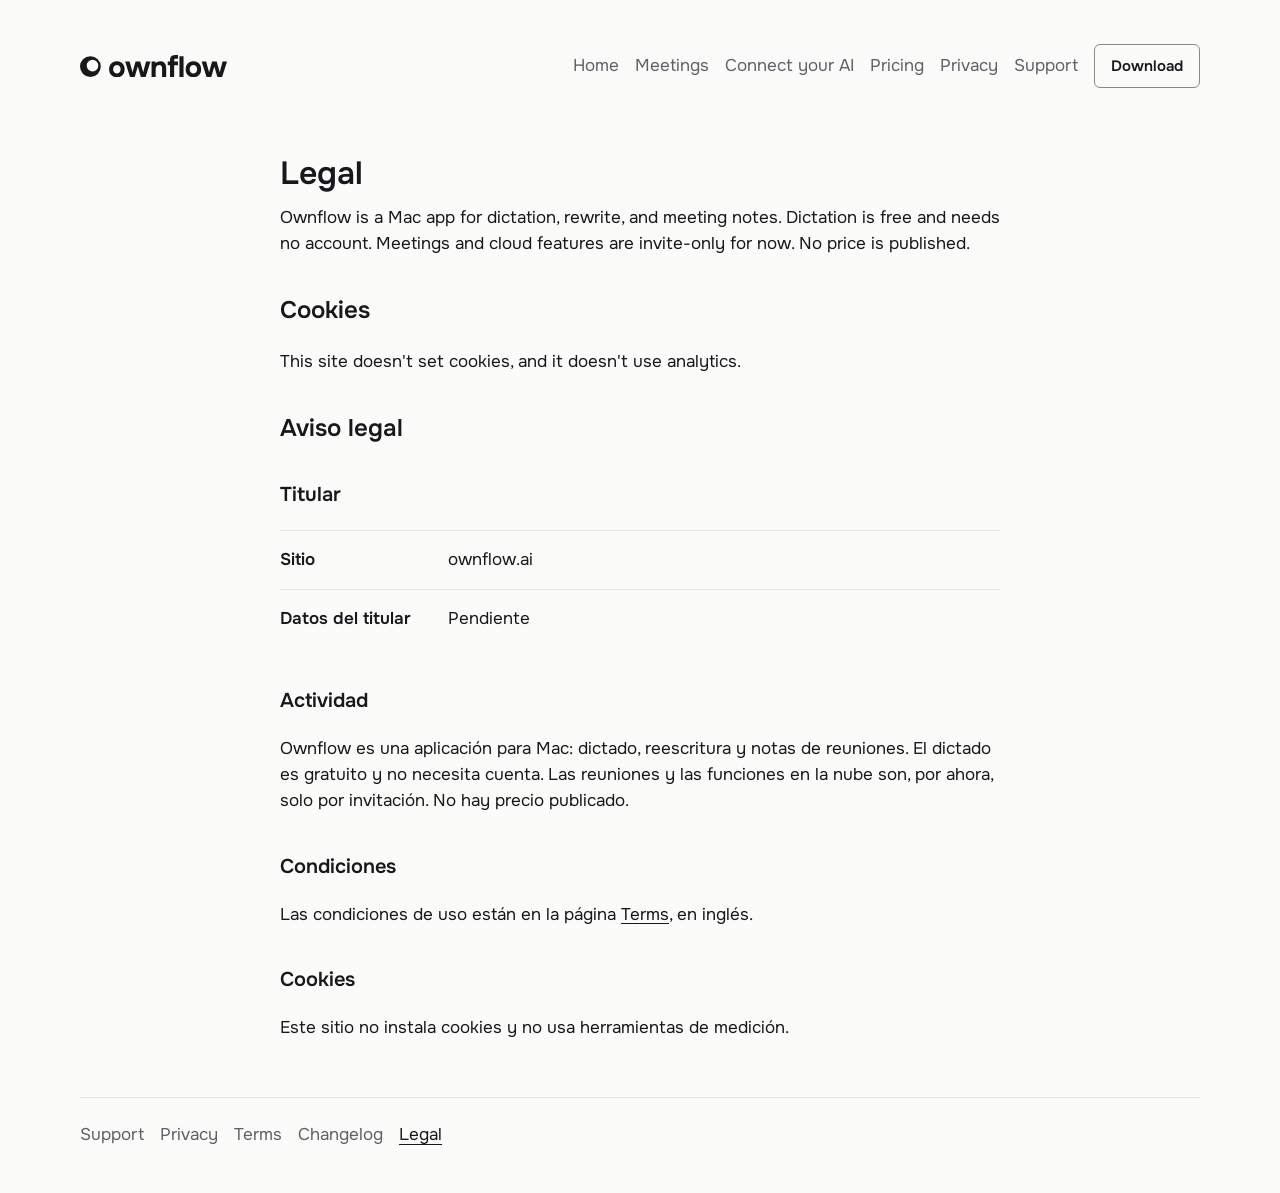
<file: legal.html>
<!DOCTYPE html>
<html lang="en">
<head>
  <meta charset="utf-8">
  <meta name="viewport" content="width=device-width, initial-scale=1">
  <title>Ownflow legal notice</title>
  <meta name="description" content="Legal information about the operator of Ownflow.">
  <link rel="canonical" href="https://ownflow.ai/legal.html">
  <meta property="og:type" content="website">
  <meta property="og:site_name" content="Ownflow">
  <meta property="og:title" content="Ownflow legal notice">
  <meta property="og:description" content="Legal information about the operator of Ownflow.">
  <meta property="og:url" content="https://ownflow.ai/legal.html">
  <meta property="og:image" content="https://ownflow.ai/og.png">
  <meta property="og:image:width" content="1200">
  <meta property="og:image:height" content="630">
  <meta property="og:image:alt" content="Ownflow: your voice-first work buddy.">
  <meta name="twitter:card" content="summary_large_image">
  <meta name="twitter:title" content="Ownflow legal notice">
  <meta name="twitter:description" content="Legal information about the operator of Ownflow.">
  <meta name="twitter:image" content="https://ownflow.ai/og.png">
  <meta name="theme-color" content="#1f1f1d">
  <meta name="theme-color" content="#fbfbf9" media="(prefers-color-scheme: light)">
  <link rel="icon" href="favicon.svg" type="image/svg+xml">
  <link rel="stylesheet" href="tokens.css">
  <link rel="stylesheet" href="site.css">
</head>
<body>
  <a class="skip" href="#content">Skip to content</a>
  <header class="site-header">
    <a class="mark" href="index.html">
      <picture>
        <source srcset="lockup-light.svg" media="(prefers-color-scheme: light)">
        <img src="lockup-dark.svg" alt="Ownflow" width="147" height="22">
      </picture>
    </a>
    <nav class="nav-bar" aria-label="Pages">
      <ul>
        <li><a href="index.html">Home</a></li>
        <li><a href="meetings.html">Meetings</a></li>
        <li><a href="connect-ai.html">Connect your AI</a></li>
        <li><a href="pricing.html">Pricing</a></li>
        <li><a href="privacy.html">Privacy</a></li>
        <li><a href="support.html">Support</a></li>
      </ul>
    </nav>
    <a class="btn" href="download.html">Download</a>
    <details class="nav-menu">
      <summary aria-label="Menu">
        <svg width="18" height="18" viewBox="0 0 18 18" aria-hidden="true">
          <path d="M2 4.5h14M2 9h14M2 13.5h14" fill="none" stroke="currentColor" stroke-width="1.5" stroke-linecap="round"/>
        </svg>
      </summary>
      <nav aria-label="Menu">
        <ul>
          <li><a href="index.html">Home</a></li>
          <li><a href="meetings.html">Meetings</a></li>
          <li><a href="connect-ai.html">Connect your AI</a></li>
          <li><a href="pricing.html">Pricing</a></li>
          <li><a href="privacy.html">Privacy</a></li>
          <li><a href="support.html">Support</a></li>
        </ul>
      </nav>
    </details>
  </header>
  <main id="content">
    <h1>Legal</h1>
    <p>Ownflow is a Mac app for dictation, rewrite, and meeting notes. Dictation is free and needs no account. Meetings and cloud features are invite-only for now. No price is published.</p>
    <h2>Cookies</h2>
    <p>This site doesn't set cookies, and it doesn't use analytics.</p>
    <h2>Aviso legal</h2>
    <article lang="es">
      <h3>Titular</h3>
      <script type="application/json" id="aviso-legal">
{
  "nombre": "",
  "nif": "",
  "domicilio": "",
  "correo": "",
  "registro": ""
}
      </script>
      <dl class="facts" id="titular">
        <div>
          <dt>Sitio</dt>
          <dd>ownflow.ai</dd>
        </div>
      </dl>
      <h3>Actividad</h3>
      <p>Ownflow es una aplicación para Mac: dictado, reescritura y notas de reuniones. El dictado es gratuito y no necesita cuenta. Las reuniones y las funciones en la nube son, por ahora, solo por invitación. No hay precio publicado.</p>
      <h3>Condiciones</h3>
      <p>Las condiciones de uso están en la página <a href="terms.html">Terms</a>, en inglés.</p>
      <h3>Cookies</h3>
      <p>Este sitio no instala cookies y no usa herramientas de medición.</p>
    </article>
  </main>
  <footer class="site-footer">
    <nav aria-label="Footer">
      <ul>
        <li><a href="support.html">Support</a></li>
        <li><a href="privacy.html">Privacy</a></li>
        <li><a href="terms.html">Terms</a></li>
        <li><a href="changelog.html">Changelog</a></li>
        <li><a href="legal.html" aria-current="page">Legal</a></li>
      </ul>
    </nav>
  </footer>
  <script src="contact.js"></script>
  <script src="legal.js"></script>
</body>
</html>
</file>
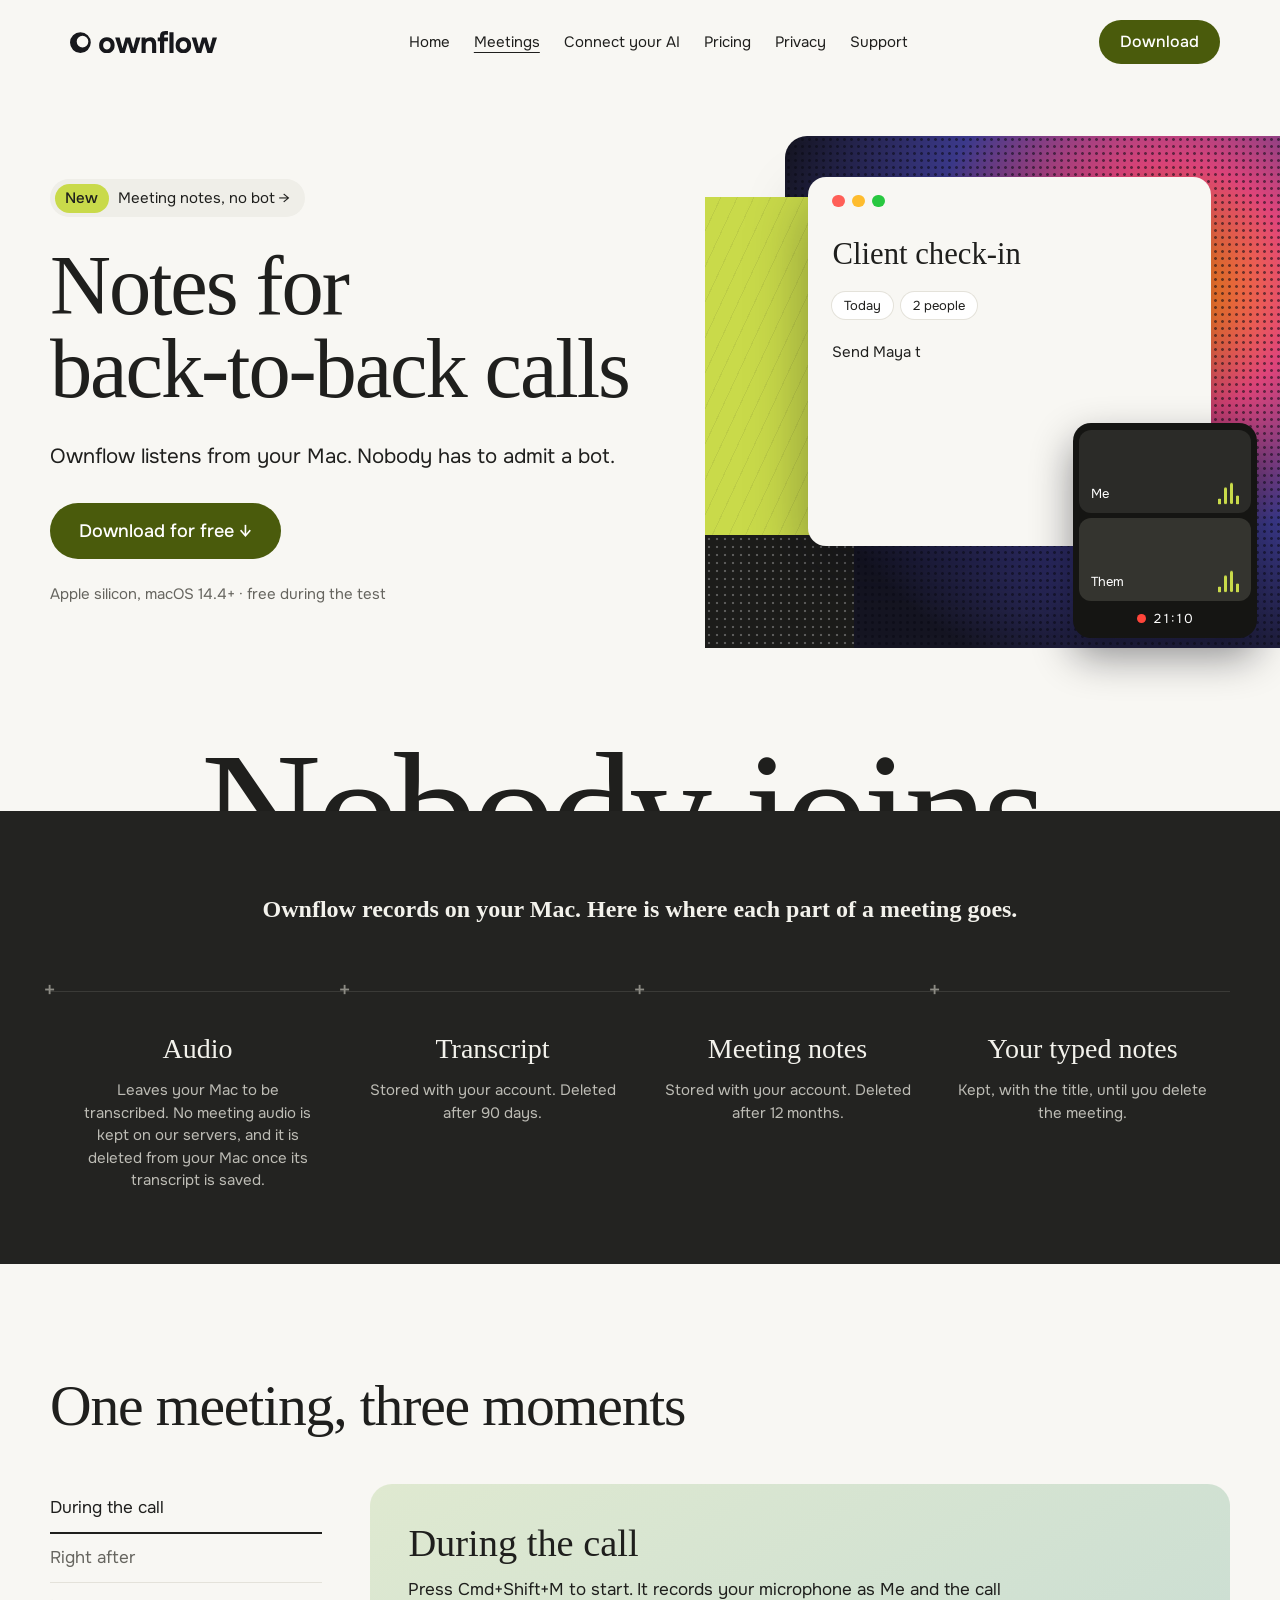
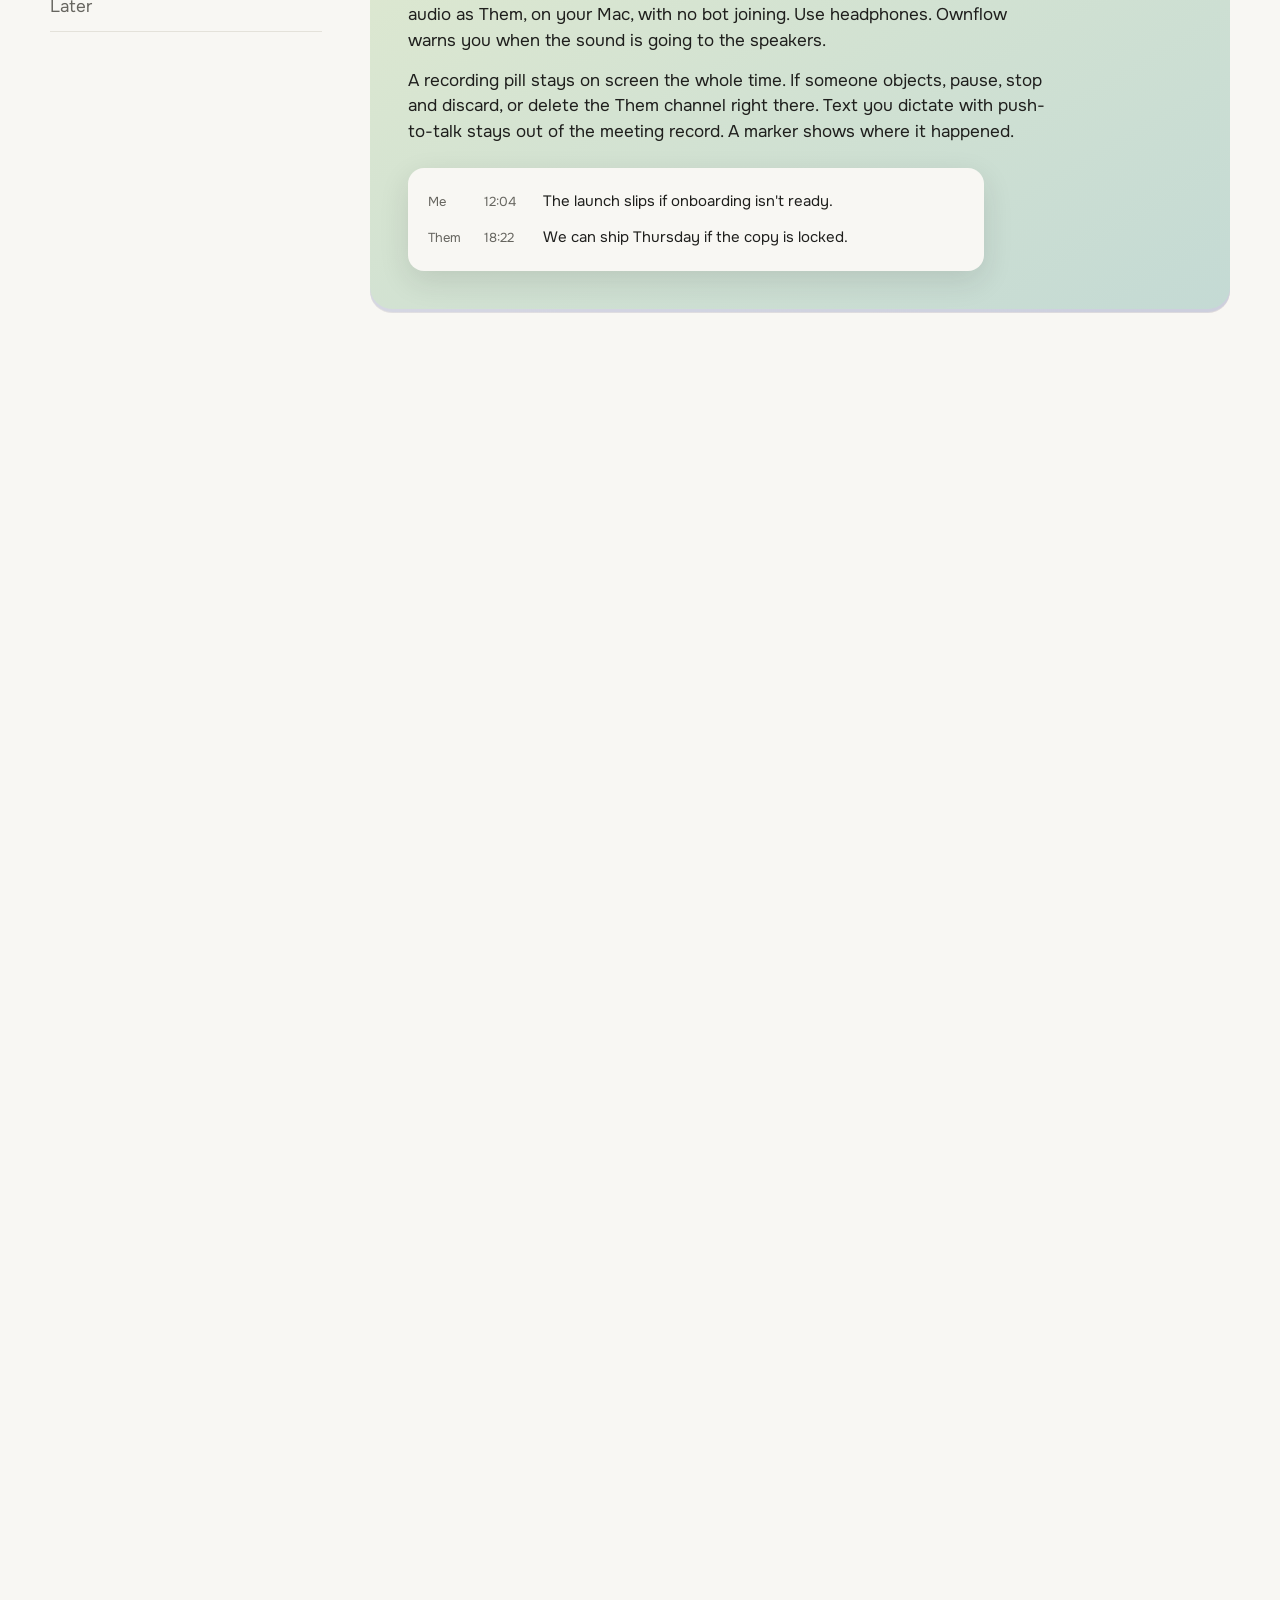
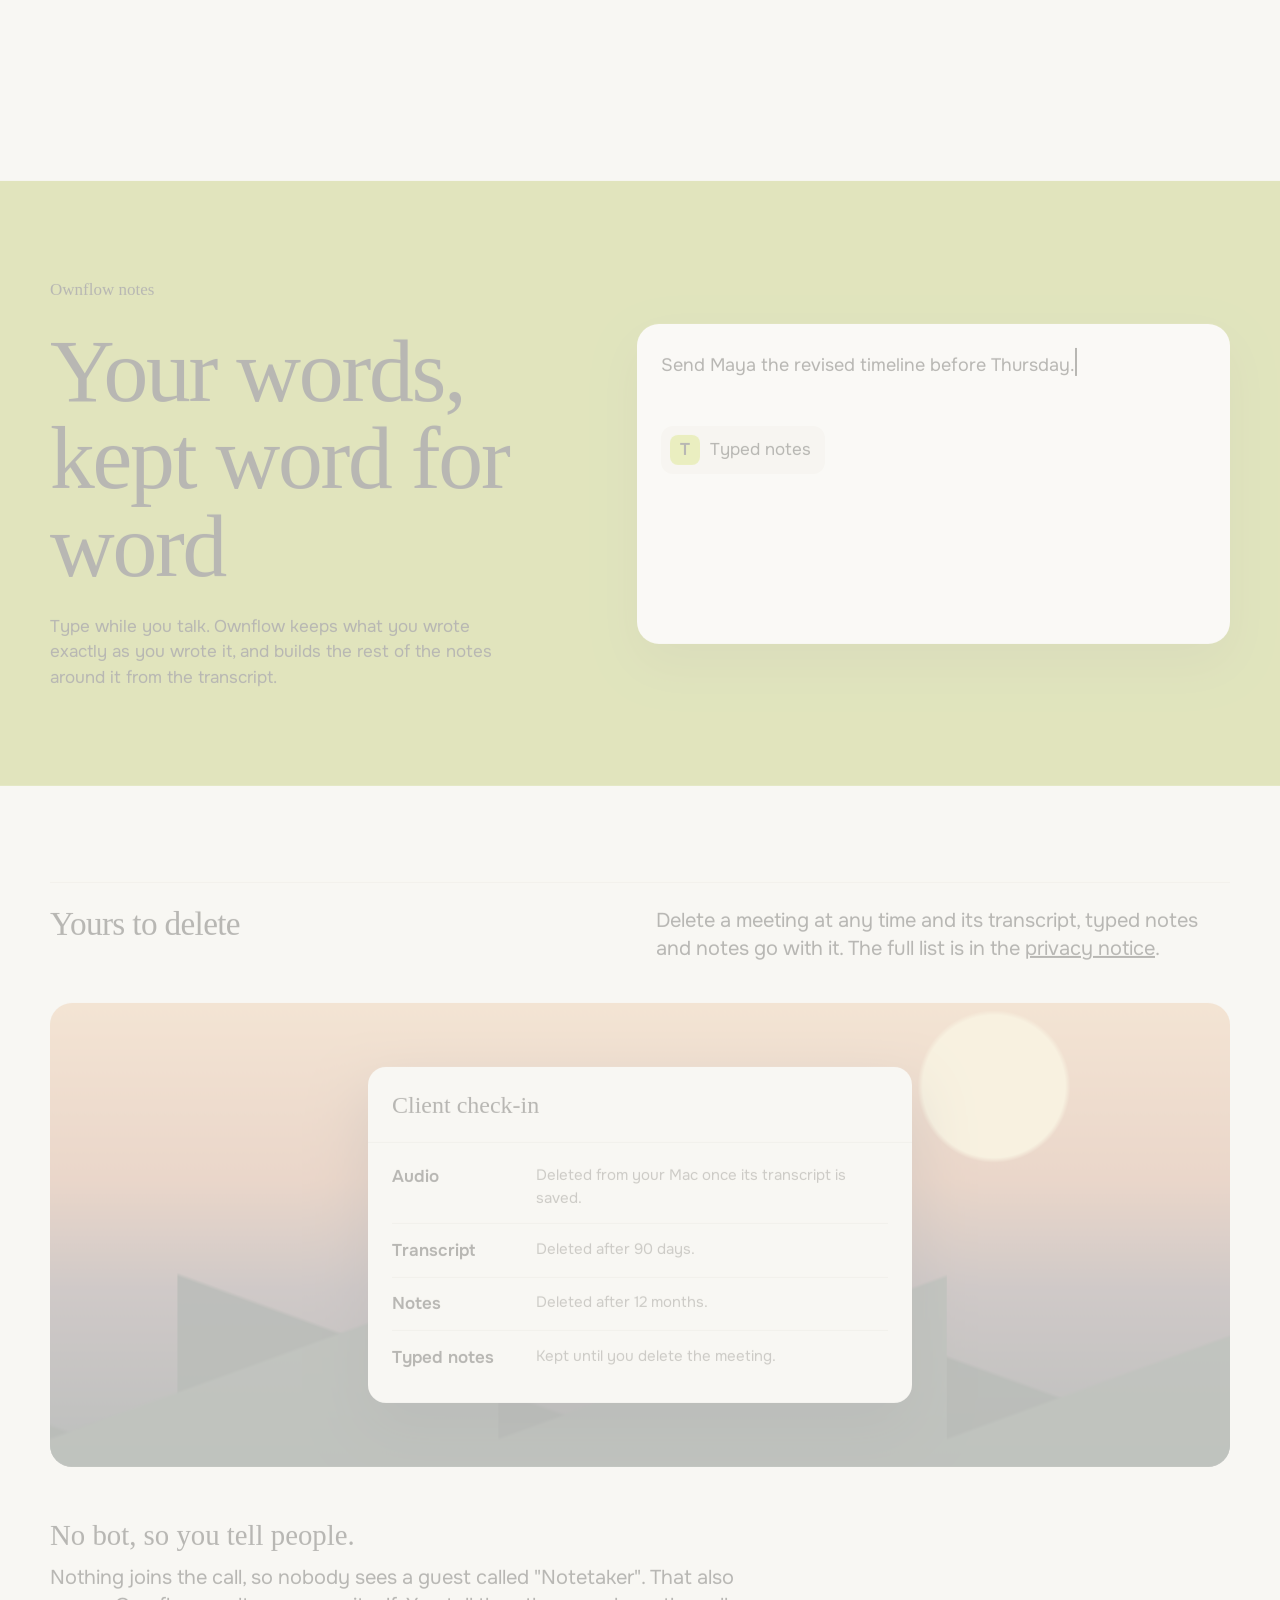
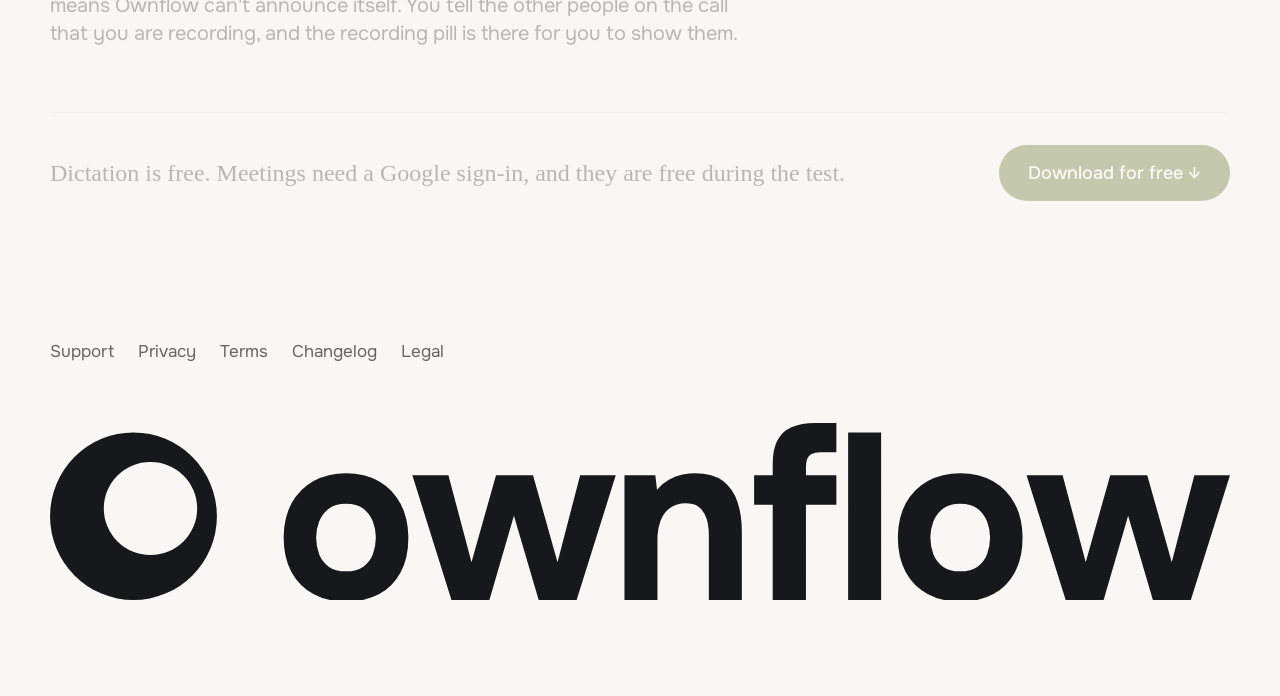
<file: meeting.html>
<!DOCTYPE html>
<html lang="en">
<head>
  <meta charset="utf-8">
  <meta name="viewport" content="width=device-width, initial-scale=1">
  <title>Meetings</title>
  <meta http-equiv="refresh" content="0; url=meetings.html">
  <link rel="canonical" href="https://ownflow.ai/meetings.html">
</head>
<body>
  <p><a href="meetings.html">Meetings</a></p>
</body>
</html>
</file>
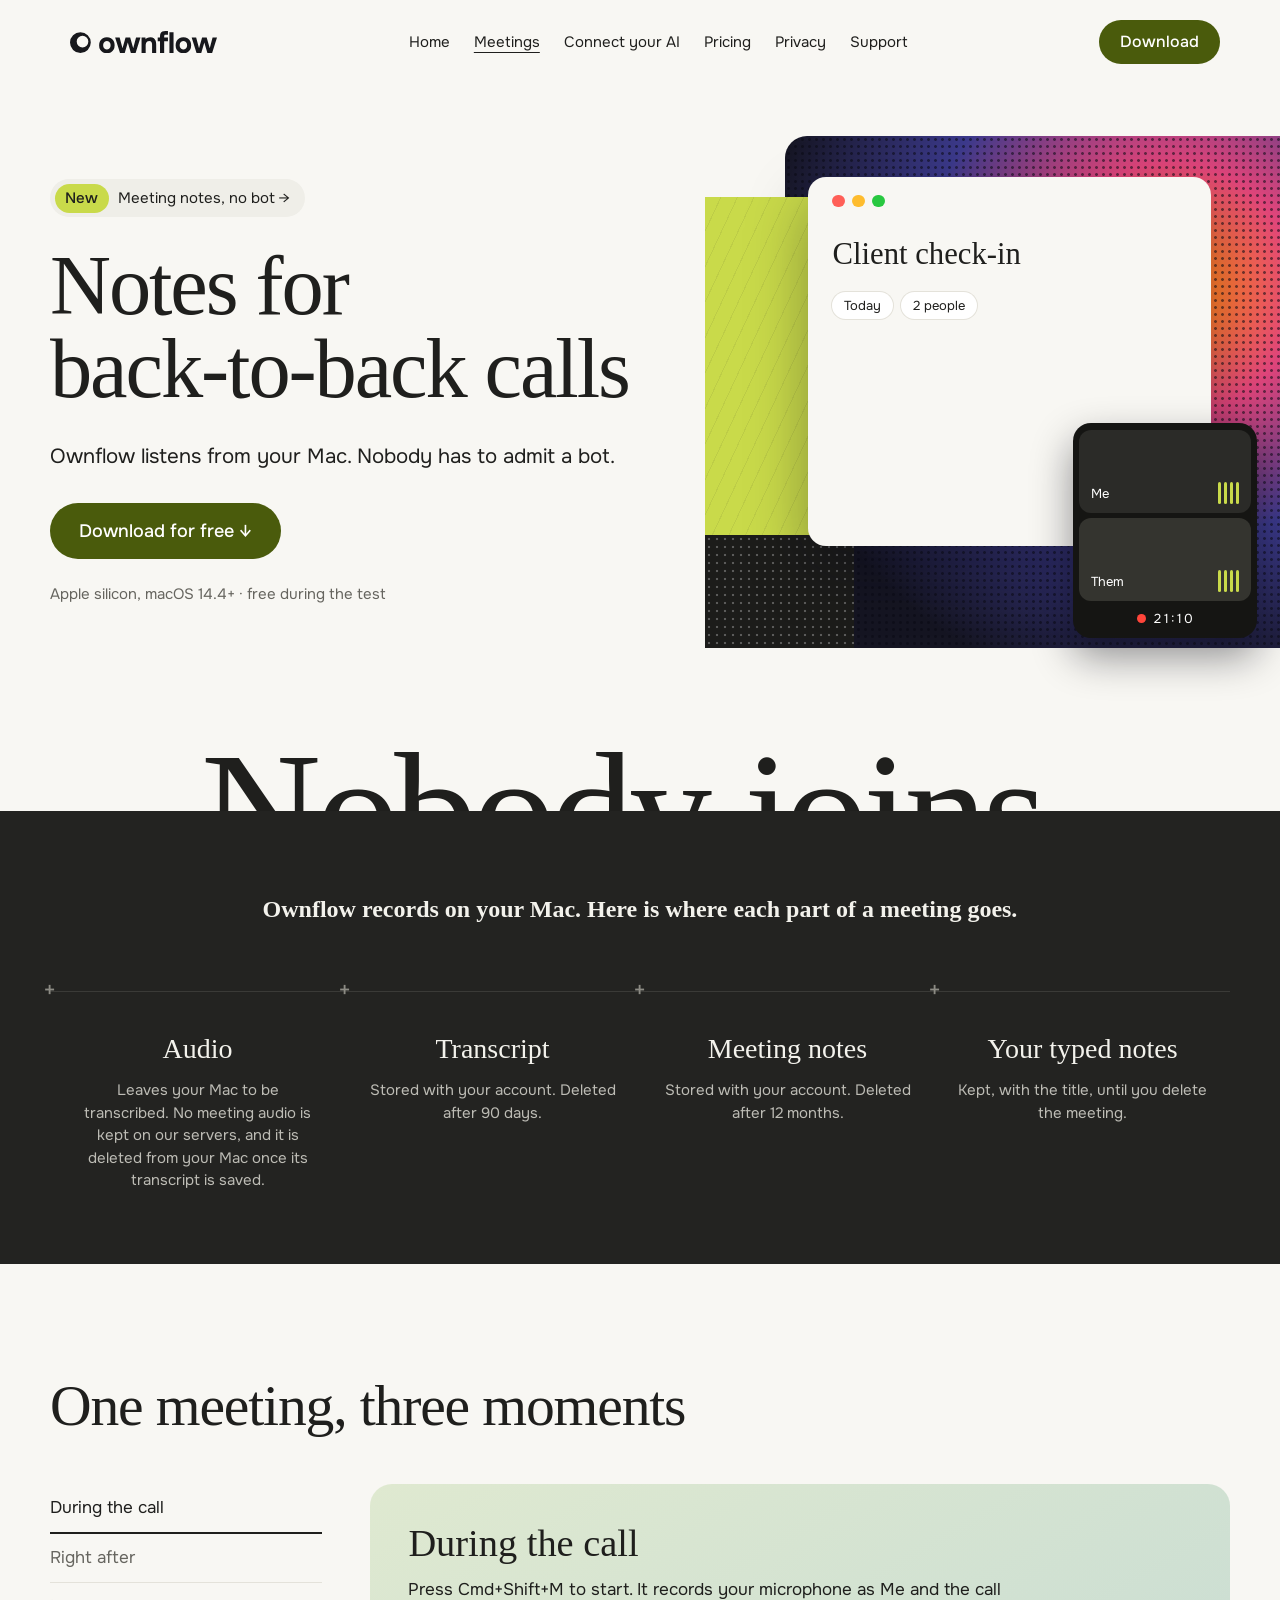
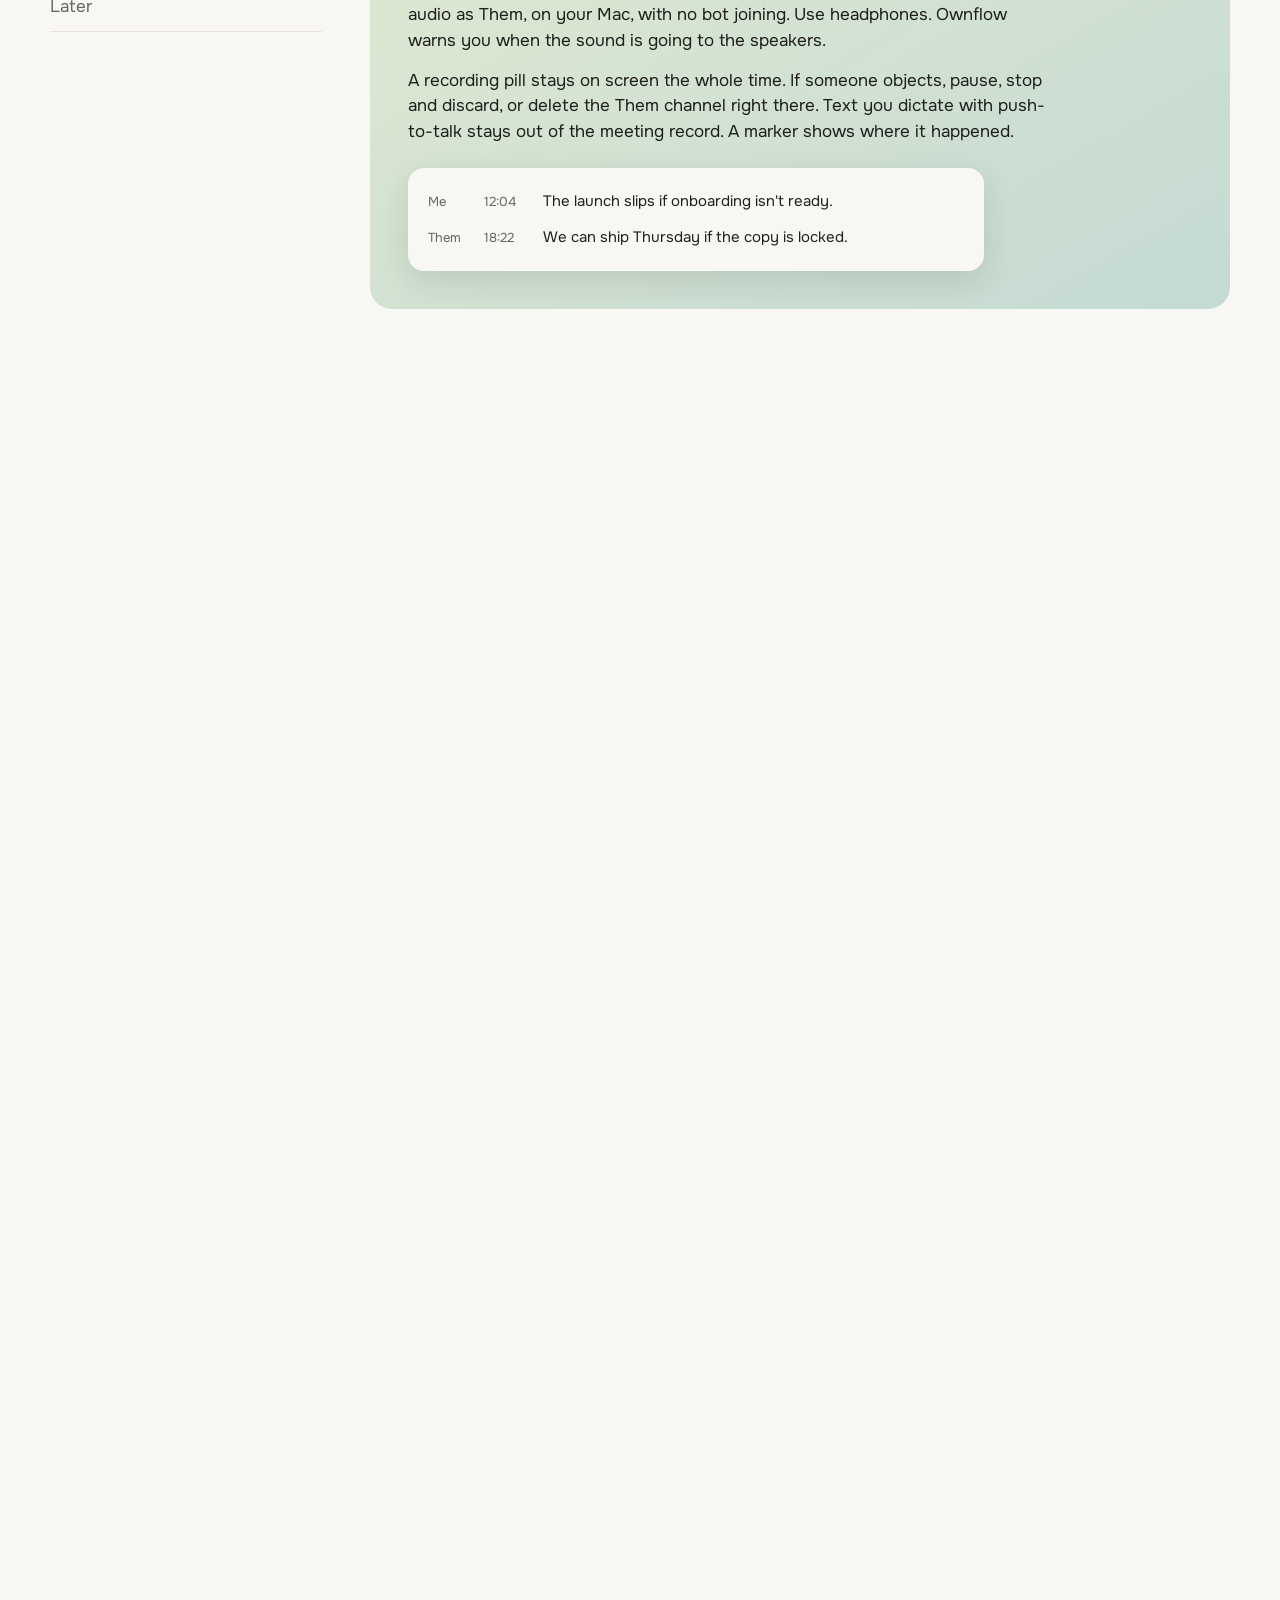
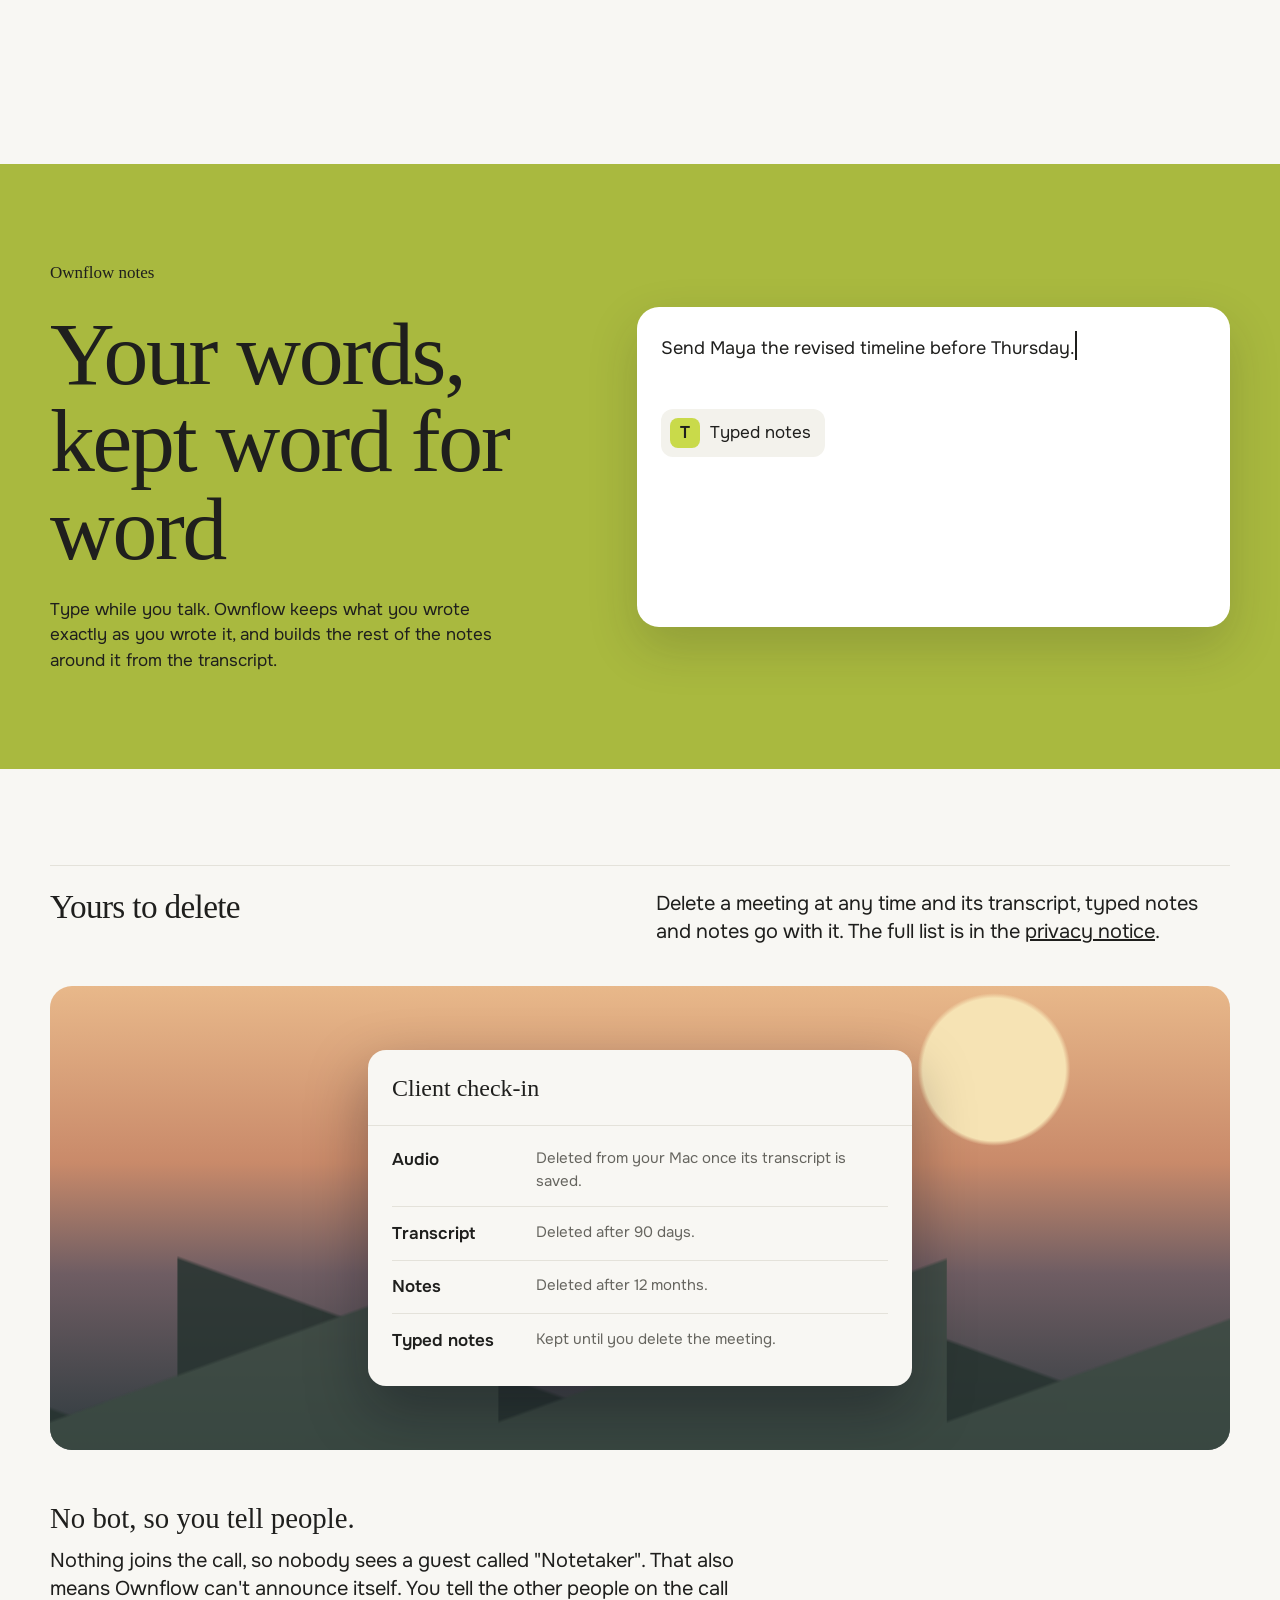
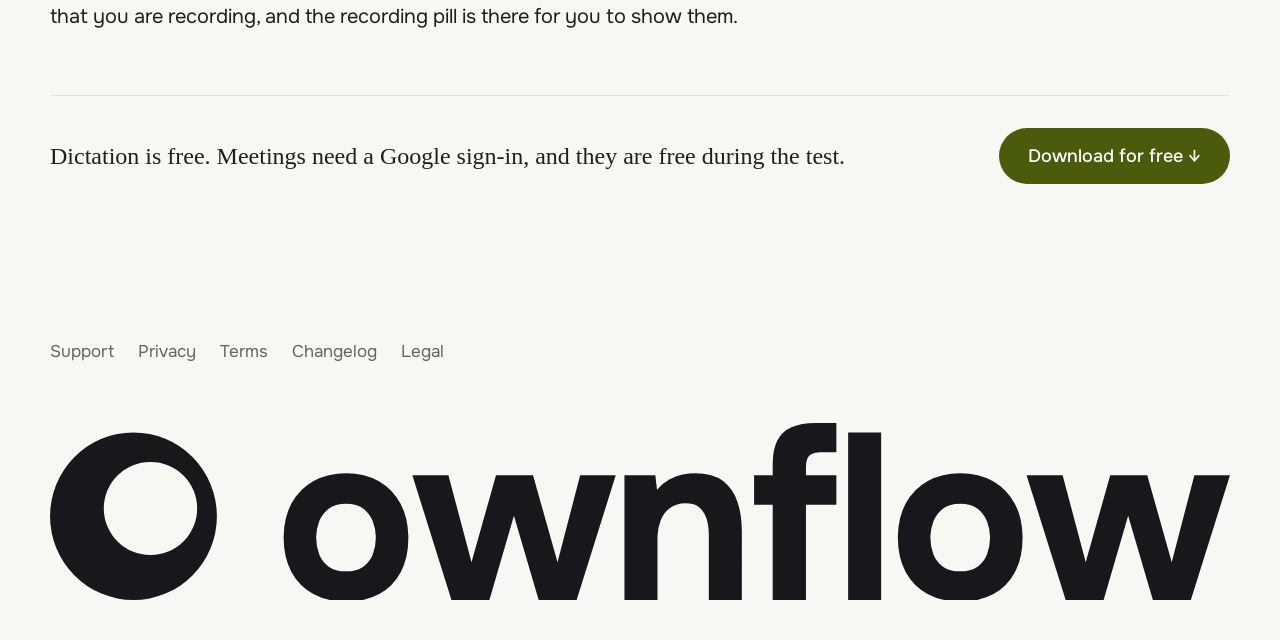
<file: meetings.html>
<!DOCTYPE html>
<html lang="en">
<head>
  <meta charset="utf-8">
  <meta name="viewport" content="width=device-width, initial-scale=1">
  <title>Ownflow Meetings: notes from your calls, no bot</title>
  <meta name="description" content="Ownflow records your call from your Mac and turns your notes and the transcript into meeting notes. No bot joins.">
  <link rel="canonical" href="https://ownflow.ai/meetings.html">
  <meta property="og:type" content="website">
  <meta property="og:site_name" content="Ownflow">
  <meta property="og:title" content="Ownflow Meetings: notes from your calls, no bot">
  <meta property="og:description" content="Ownflow records your call from your Mac and turns your notes and the transcript into meeting notes. No bot joins.">
  <meta property="og:url" content="https://ownflow.ai/meetings.html">
  <meta property="og:image" content="https://ownflow.ai/og.png">
  <meta property="og:image:width" content="1200">
  <meta property="og:image:height" content="630">
  <meta property="og:image:alt" content="Ownflow: your voice-first work buddy.">
  <meta name="twitter:card" content="summary_large_image">
  <meta name="twitter:title" content="Ownflow Meetings: notes from your calls, no bot">
  <meta name="twitter:description" content="Ownflow records your call from your Mac and turns your notes and the transcript into meeting notes. No bot joins.">
  <meta name="twitter:image" content="https://ownflow.ai/og.png">
  <meta name="color-scheme" content="light">
  <meta name="theme-color" content="#f8f7f3">
  <link rel="icon" href="favicon.svg" type="image/svg+xml">
  <link rel="stylesheet" href="tokens.css">
  <link rel="stylesheet" href="meetings.css">
</head>
<body class="mt">
  <a class="skip" href="#content">Skip to content</a>
  <header class="site-header">
    <a class="mark" href="index.html"><img src="lockup-light.svg" alt="Ownflow" width="147" height="22"></a>
    <nav class="nav-bar" aria-label="Pages">
      <ul>
        <li><a href="index.html">Home</a></li>
        <li><a href="meetings.html" aria-current="page">Meetings</a></li>
        <li><a href="connect-ai.html">Connect your AI</a></li>
        <li><a href="pricing.html">Pricing</a></li>
        <li><a href="privacy.html">Privacy</a></li>
        <li><a href="support.html">Support</a></li>
      </ul>
    </nav>
    <a class="btn" href="download.html">Download</a>
    <details class="nav-menu">
      <summary aria-label="Menu">
        <svg width="18" height="18" viewBox="0 0 18 18" aria-hidden="true">
          <path d="M2 4.5h14M2 9h14M2 13.5h14" fill="none" stroke="currentColor" stroke-width="1.5" stroke-linecap="round"/>
        </svg>
      </summary>
      <nav aria-label="Menu">
        <ul>
          <li><a href="index.html">Home</a></li>
          <li><a href="meetings.html" aria-current="page">Meetings</a></li>
          <li><a href="connect-ai.html">Connect your AI</a></li>
          <li><a href="pricing.html">Pricing</a></li>
          <li><a href="privacy.html">Privacy</a></li>
          <li><a href="support.html">Support</a></li>
        </ul>
      </nav>
    </details>
  </header>

  <main id="content">
    <section class="mt-hero">
      <div>
        <a class="mt-badge" href="download.html"><b>New</b> Meeting notes, no bot →</a>
        <h1>Notes for <span class="nb">back-to-back</span> calls</h1>
        <p class="sub">Ownflow listens from your Mac. Nobody has to admit a bot.</p>
        <p class="act"><a class="btn big" href="download.html">Download for free ↓</a></p>
        <p class="plat">Apple silicon, macOS 14.4+ · free during the test</p>
      </div>
      <figure class="mt-art" style="margin:0">
        <div class="halftone" aria-hidden="true"></div>
        <div class="lime" aria-hidden="true"></div>
        <div class="ink" aria-hidden="true"></div>
        <div class="mt-card" aria-hidden="true">
          <div class="mt-lights"><i></i><i></i><i></i></div>
          <p class="title">Client check-in</p>
          <div class="mt-pills"><span>Today</span><span>2 people</span></div>
          <div class="mt-stage">
            <div class="mt-raw">
              <p>Send Maya the revised timeline before Thursday.</p>
              <p>Ask if the onboarding copy is locked.</p>
              <p>Launch slips if onboarding isn't ready.</p>
            </div>
            <span class="mt-make">✦ Make notes</span>
            <div class="mt-work"><i></i>Making notes</div>
            <div class="mt-made">
              <p class="h">From the call</p>
              <ul><li>Ship Thursday if the copy is locked.</li></ul>
              <p class="h">Your notes</p>
              <ul><li>Send Maya the revised timeline before Thursday.</li><li>Ask if the onboarding copy is locked.</li><li>Launch slips if onboarding isn't ready.</li></ul>
            </div>
          </div>
        </div>
        <div class="mt-call" aria-hidden="true">
          <div class="mt-tile"><span>Me</span><span class="mt-bars"><i></i><i></i><i></i><i></i></span></div>
          <div class="mt-tile"><span>Them</span><span class="mt-bars"><i></i><i></i><i></i><i></i></span></div>
          <div class="mt-rec"><i></i>21:10</div>
        </div>
        <figcaption class="sr-only">Ownflow during a client check-in. Three typed notes turn into meeting notes that keep all three lines word for word and add what was said on the call: ship Thursday if the copy is locked. A recording tile shows Me and Them and a timer at 21:10.</figcaption>
      </figure>
    </section>

    <div class="mt-wrap"><p class="mt-peek" aria-hidden="true">Nobody joins.</p></div>
    <section class="mt-dark" data-reveal aria-labelledby="goes-title">
      <div class="mt-wrap">
        <h2 id="goes-title" class="lede">Ownflow records on your Mac. Here is where each part of a meeting goes.</h2>
        <div class="mt-grid">
          <div><h3>Audio</h3><p>Leaves your Mac to be transcribed. No meeting audio is kept on our servers, and it is deleted from your Mac once its transcript is saved.</p></div>
          <div><h3>Transcript</h3><p>Stored with your account. Deleted after 90 days.</p></div>
          <div><h3>Meeting notes</h3><p>Stored with your account. Deleted after 12 months.</p></div>
          <div><h3>Your typed notes</h3><p>Kept, with the title, until you delete the meeting.</p></div>
        </div>
      </div>
    </section>

    <section class="mt-walk mt-wrap" aria-labelledby="walk-title">
      <h2 id="walk-title">One meeting, three moments</h2>
      <div class="mt-walk-grid">
        <nav class="mt-tabs" aria-label="On this page">
          <ol>
            <li><a href="#during" aria-current="location">During the call</a></li>
            <li><a href="#after">Right after</a></li>
            <li><a href="#later">Later</a></li>
          </ol>
        </nav>
        <div class="mt-steps">
          <article class="mt-step" id="during">
            <h3>During the call</h3>
            <p>Press Cmd+Shift+M to start. It records your microphone as Me and the call audio as Them, on your Mac, with no bot joining. Use headphones. Ownflow warns you when the sound is going to the speakers.</p>
            <p>A recording pill stays on screen the whole time. If someone objects, pause, stop and discard, or delete the Them channel right there. Text you dictate with push-to-talk stays out of the meeting record. A marker shows where it happened.</p>
            <div class="mt-panel" aria-hidden="true">
              <div class="row"><span>Me</span><span>12:04</span><span>The launch slips if onboarding isn't ready.</span></div>
              <div class="row"><span>Them</span><span>18:22</span><span>We can ship Thursday if the copy is locked.</span></div>
            </div>
          </article>
          <article class="mt-step" id="after">
            <h3>Right after</h3>
            <p>Your typed notes, the transcript and a template become structured notes. Your own words are kept as you wrote them. Edit the result, or make the notes again. The earlier version is kept.</p>
            <p>The transcript follows the languages on the call. The notes are written in English for now, whatever language the call used.</p>
            <div class="mt-panel mt-chips" aria-hidden="true">
              <span>Typed notes</span><span>Transcript</span><span>Template</span><b>Meeting notes</b>
            </div>
          </article>
          <article class="mt-step" id="later">
            <h3>Later</h3>
            <p>Past meetings are in one list. Open one to read the notes or the transcript. Delete any meeting and its transcript, typed notes and notes go with it.</p>
            <div class="mt-panel mt-list" aria-hidden="true">
              <div><span>Client check-in</span><span>Today</span></div>
              <div><span>Design review</span><span>Tuesday</span></div>
              <div><span>Weekly planning</span><span>Monday</span></div>
            </div>
          </article>
        </div>
      </div>
    </section>

    <section class="mt-green" data-reveal aria-labelledby="words-title">
      <div class="mt-wrap inner">
        <div>
          <p class="kicker">Ownflow notes</p>
          <h2 id="words-title">Your words, kept word for word</h2>
          <p class="txt">Type while you talk. Ownflow keeps what you wrote exactly as you wrote it, and builds the rest of the notes around it from the transcript.</p>
        </div>
        <div class="mt-note" aria-hidden="true">
          <p class="typed">Send Maya the revised timeline before Thursday.<span class="cursor"></span></p>
          <span class="chip"><i>T</i>Typed notes</span>
        </div>
      </div>
    </section>

    <section class="mt-privacy mt-wrap" data-reveal aria-labelledby="priv-title">
      <div class="head">
        <h2 id="priv-title">Yours to delete</h2>
        <p>Delete a meeting at any time and its transcript, typed notes and notes go with it. The full list is in the <a href="privacy.html">privacy notice</a>.</p>
      </div>
      <div class="mt-scene" aria-hidden="true">
        <div class="mt-modal">
          <h3>Client check-in</h3>
          <dl>
            <div><dt>Audio</dt><dd>Deleted from your Mac once its transcript is saved.</dd></div>
            <div><dt>Transcript</dt><dd>Deleted after 90 days.</dd></div>
            <div><dt>Notes</dt><dd>Deleted after 12 months.</dd></div>
            <div><dt>Typed notes</dt><dd>Kept until you delete the meeting.</dd></div>
          </dl>
        </div>
      </div>
      <p class="mt-tell"><b>No bot, so you tell people.</b>Nothing joins the call, so nobody sees a guest called "Notetaker". That also means Ownflow can't announce itself. You tell the other people on the call that you are recording, and the recording pill is there for you to show them.</p>
      <div class="mt-cta">
        <p>Dictation is free. Meetings need a Google sign-in, and they are free during the test.</p>
        <a class="btn big" href="download.html">Download for free ↓</a>
      </div>
    </section>
  </main>
  <footer class="site-footer">
    <nav aria-label="Footer">
      <ul>
        <li><a href="support.html">Support</a></li>
        <li><a href="privacy.html">Privacy</a></li>
        <li><a href="terms.html">Terms</a></li>
        <li><a href="changelog.html">Changelog</a></li>
        <li><a href="legal.html">Legal</a></li>
      </ul>
    </nav>
    <img class="mt-giant" src="lockup-light.svg" alt="" width="500" height="75">
  </footer>
  <script src="meetings.js"></script>
</body>
</html>
</file>
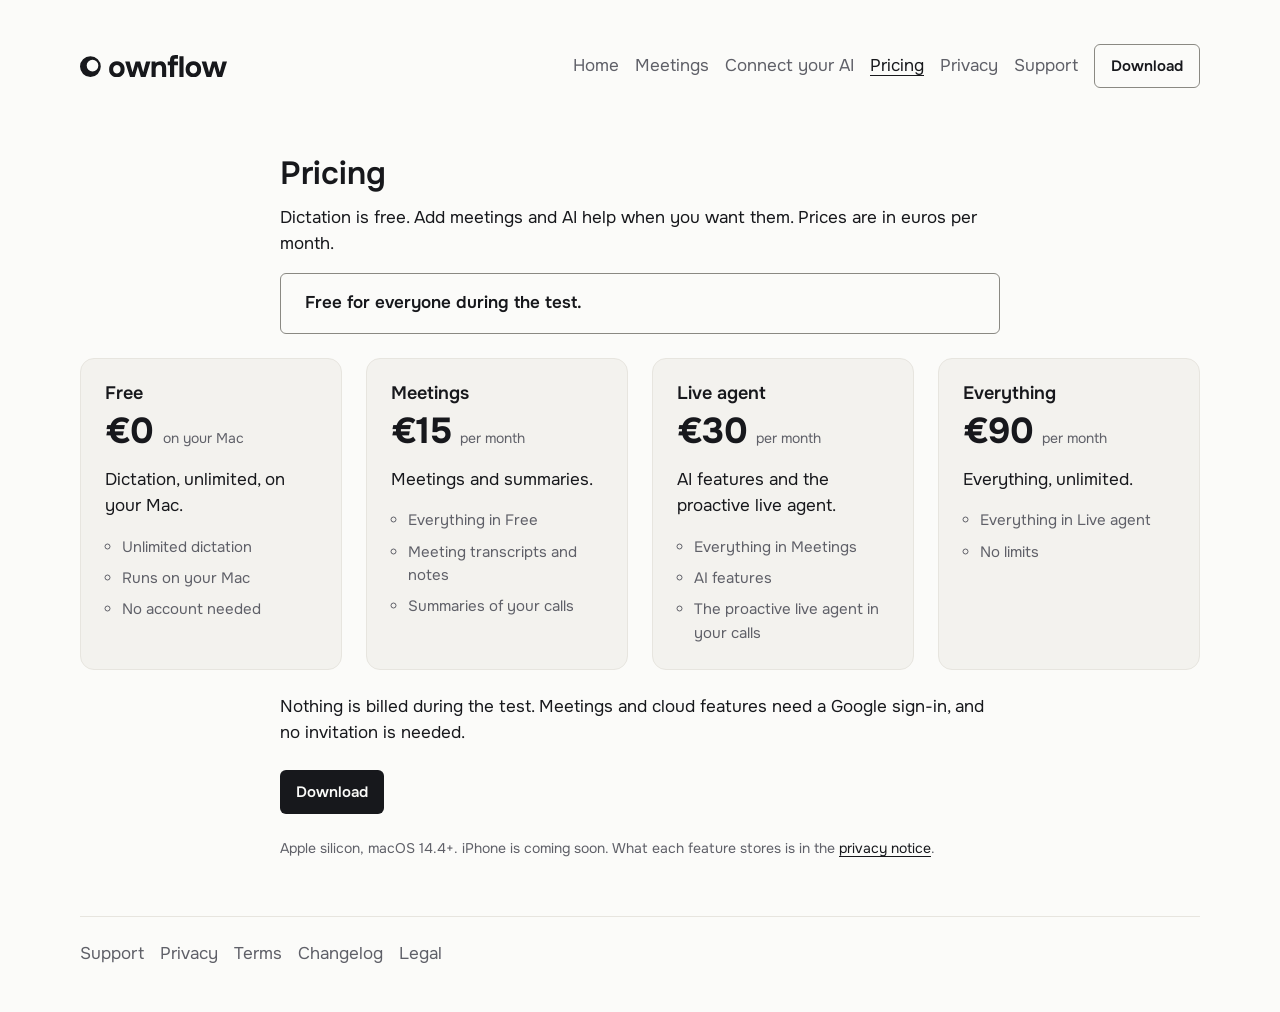
<file: pricing.html>
<!DOCTYPE html>
<html lang="en">
<head>
  <meta charset="utf-8">
  <meta name="viewport" content="width=device-width, initial-scale=1">
  <title>Ownflow pricing: free dictation, plans from €15 a month</title>
  <meta name="description" content="Dictation on your Mac is free and unlimited. Meetings and summaries are €15 a month, AI features and the live agent €30, everything €90. Free for everyone during the test.">
  <link rel="canonical" href="https://ownflow.ai/pricing.html">
  <meta property="og:type" content="website">
  <meta property="og:site_name" content="Ownflow">
  <meta property="og:title" content="Ownflow pricing: free dictation, plans from €15 a month">
  <meta property="og:description" content="Dictation on your Mac is free and unlimited. Meetings and summaries are €15 a month, AI features and the live agent €30, everything €90. Free for everyone during the test.">
  <meta property="og:url" content="https://ownflow.ai/pricing.html">
  <meta property="og:image" content="https://ownflow.ai/og.png">
  <meta property="og:image:width" content="1200">
  <meta property="og:image:height" content="630">
  <meta property="og:image:alt" content="Ownflow: your voice-first work buddy.">
  <meta name="twitter:card" content="summary_large_image">
  <meta name="twitter:title" content="Ownflow pricing: free dictation, plans from €15 a month">
  <meta name="twitter:description" content="Dictation on your Mac is free and unlimited. Meetings and summaries are €15 a month, AI features and the live agent €30, everything €90. Free for everyone during the test.">
  <meta name="twitter:image" content="https://ownflow.ai/og.png">
  <meta name="theme-color" content="#1f1f1d">
  <meta name="theme-color" content="#fbfbf9" media="(prefers-color-scheme: light)">
  <link rel="icon" href="favicon.svg" type="image/svg+xml">
  <link rel="stylesheet" href="tokens.css">
  <link rel="stylesheet" href="site.css">
</head>
<body>
  <a class="skip" href="#content">Skip to content</a>
  <header class="site-header">
    <a class="mark" href="index.html">
      <picture>
        <source srcset="lockup-light.svg" media="(prefers-color-scheme: light)">
        <img src="lockup-dark.svg" alt="Ownflow" width="147" height="22">
      </picture>
    </a>
    <nav class="nav-bar" aria-label="Pages">
      <ul>
        <li><a href="index.html">Home</a></li>
        <li><a href="meetings.html">Meetings</a></li>
        <li><a href="connect-ai.html">Connect your AI</a></li>
        <li><a href="pricing.html" aria-current="page">Pricing</a></li>
        <li><a href="privacy.html">Privacy</a></li>
        <li><a href="support.html">Support</a></li>
      </ul>
    </nav>
    <a class="btn" href="download.html">Download</a>
    <details class="nav-menu">
      <summary aria-label="Menu">
        <svg width="18" height="18" viewBox="0 0 18 18" aria-hidden="true">
          <path d="M2 4.5h14M2 9h14M2 13.5h14" fill="none" stroke="currentColor" stroke-width="1.5" stroke-linecap="round"/>
        </svg>
      </summary>
      <nav aria-label="Menu">
        <ul>
          <li><a href="index.html">Home</a></li>
          <li><a href="meetings.html">Meetings</a></li>
          <li><a href="connect-ai.html">Connect your AI</a></li>
          <li><a href="pricing.html" aria-current="page">Pricing</a></li>
          <li><a href="privacy.html">Privacy</a></li>
          <li><a href="support.html">Support</a></li>
        </ul>
      </nav>
    </details>
  </header>
  <main id="content">
    <h1>Pricing</h1>
    <p>Dictation is free. Add meetings and AI help when you want them. Prices are in euros per month.</p>
    <p class="test-line">Free for everyone during the test.</p>
    <ul class="cards tiers wide">
      <li>
        <h2>Free</h2>
        <p class="price">€0 <small>on your Mac</small></p>
        <p>Dictation, unlimited, on your Mac.</p>
        <ul><li>Unlimited dictation</li><li>Runs on your Mac</li><li>No account needed</li></ul>
      </li>
      <li>
        <h2>Meetings</h2>
        <p class="price">€15 <small>per month</small></p>
        <p>Meetings and summaries.</p>
        <ul><li>Everything in Free</li><li>Meeting transcripts and notes</li><li>Summaries of your calls</li></ul>
      </li>
      <li>
        <h2>Live agent</h2>
        <p class="price">€30 <small>per month</small></p>
        <p>AI features and the proactive live agent.</p>
        <ul><li>Everything in Meetings</li><li>AI features</li><li>The proactive live agent in your calls</li></ul>
      </li>
      <li>
        <h2>Everything</h2>
        <p class="price">€90 <small>per month</small></p>
        <p>Everything, unlimited.</p>
        <ul><li>Everything in Live agent</li><li>No limits</li></ul>
      </li>
    </ul>
    <p>Nothing is billed during the test. Meetings and cloud features need a Google sign-in, and no invitation is needed.</p>
    <p class="download-act"><a class="btn" href="download.html">Download</a></p>
    <p class="fine">Apple silicon, macOS 14.4+. iPhone is coming soon. What each feature stores is in the <a href="privacy.html">privacy notice</a>.</p>
  </main>
  <footer class="site-footer">
    <nav aria-label="Footer">
      <ul>
        <li><a href="support.html">Support</a></li>
        <li><a href="privacy.html">Privacy</a></li>
        <li><a href="terms.html">Terms</a></li>
        <li><a href="changelog.html">Changelog</a></li>
        <li><a href="legal.html">Legal</a></li>
      </ul>
    </nav>
  </footer>
</body>
</html>
</file>
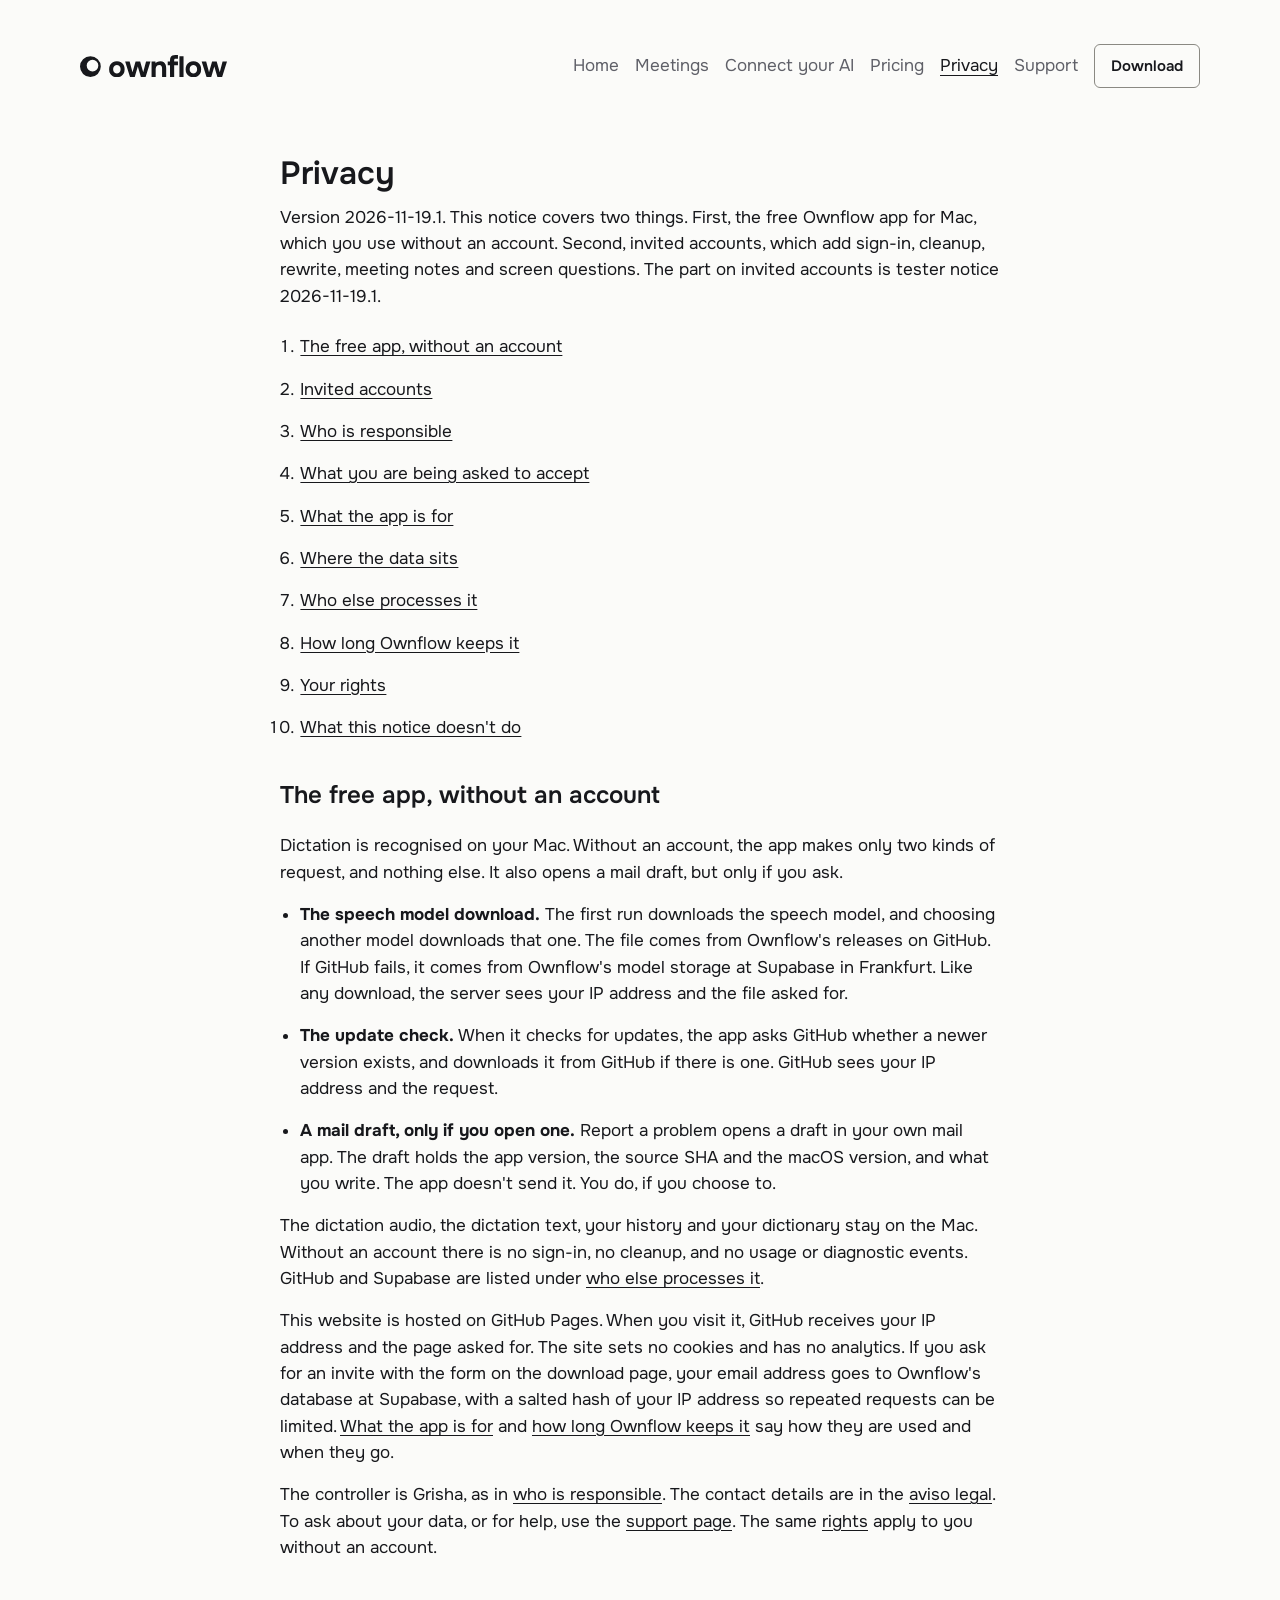
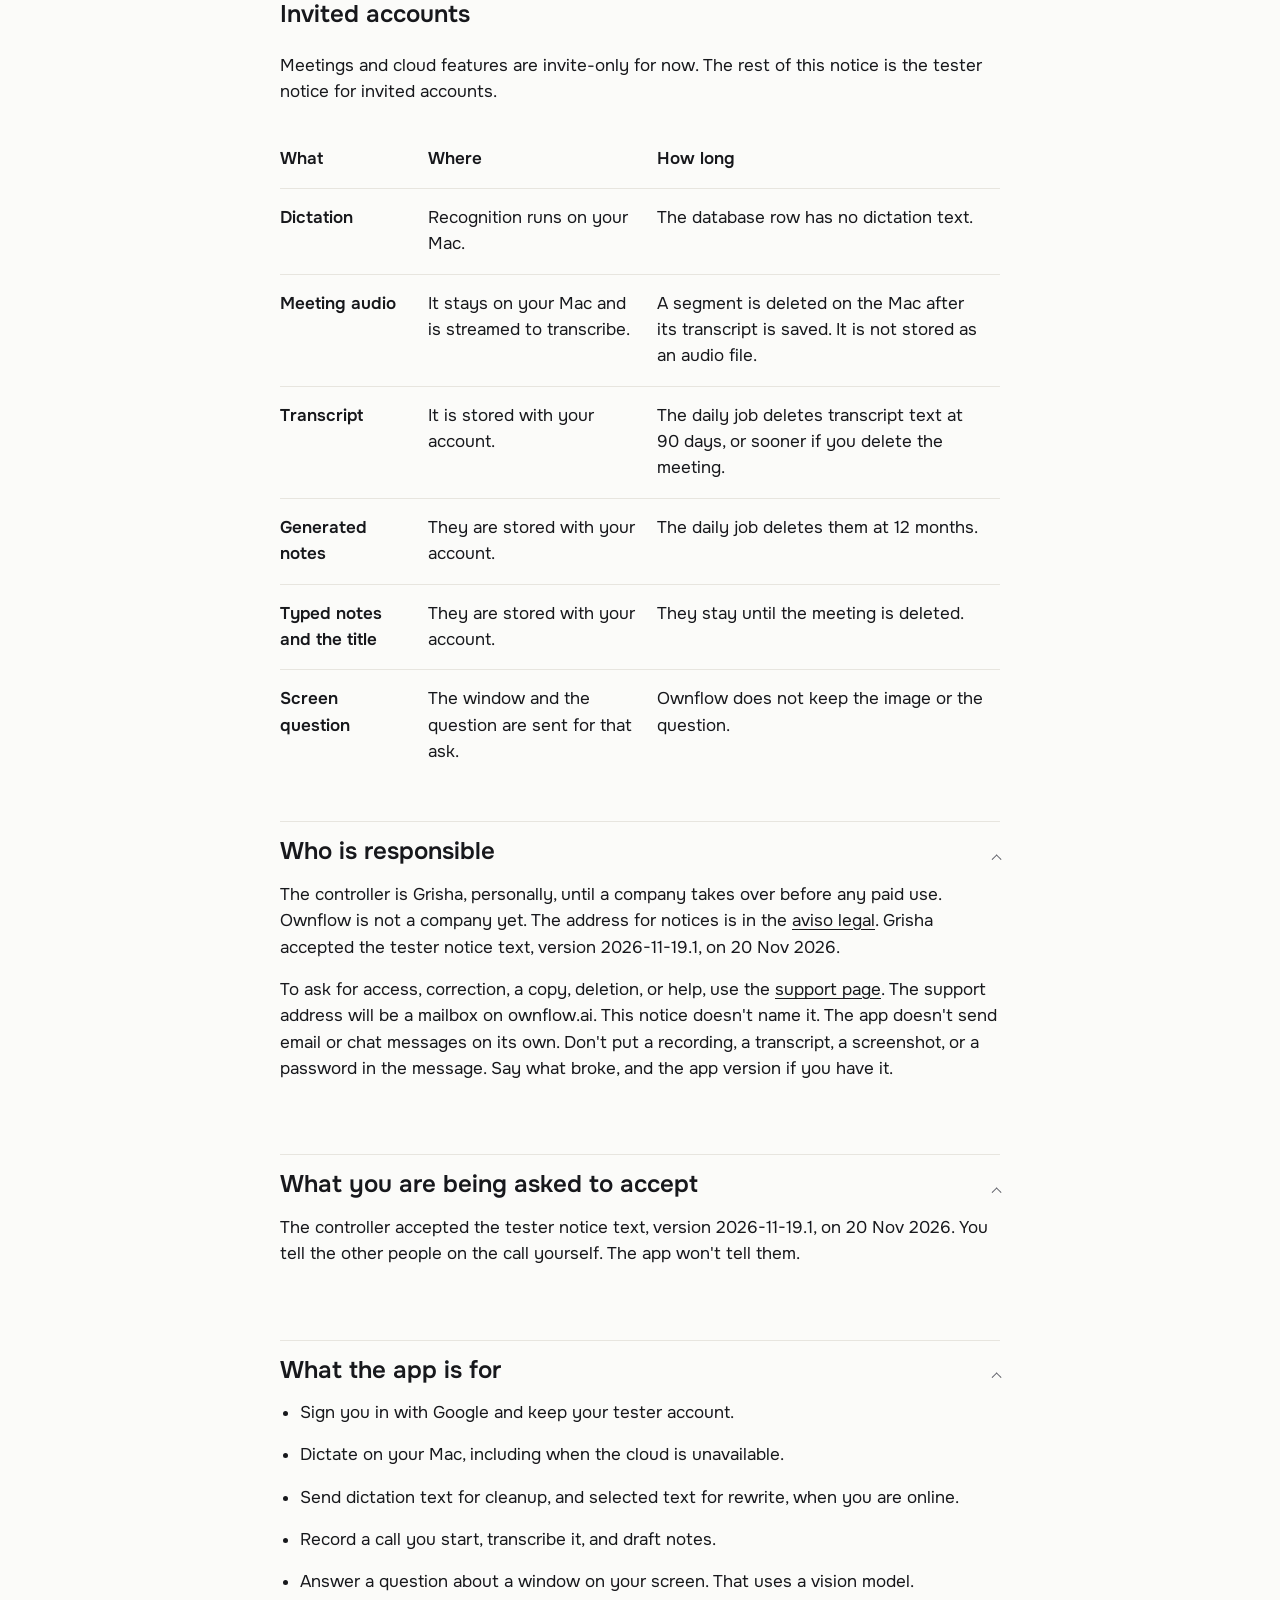
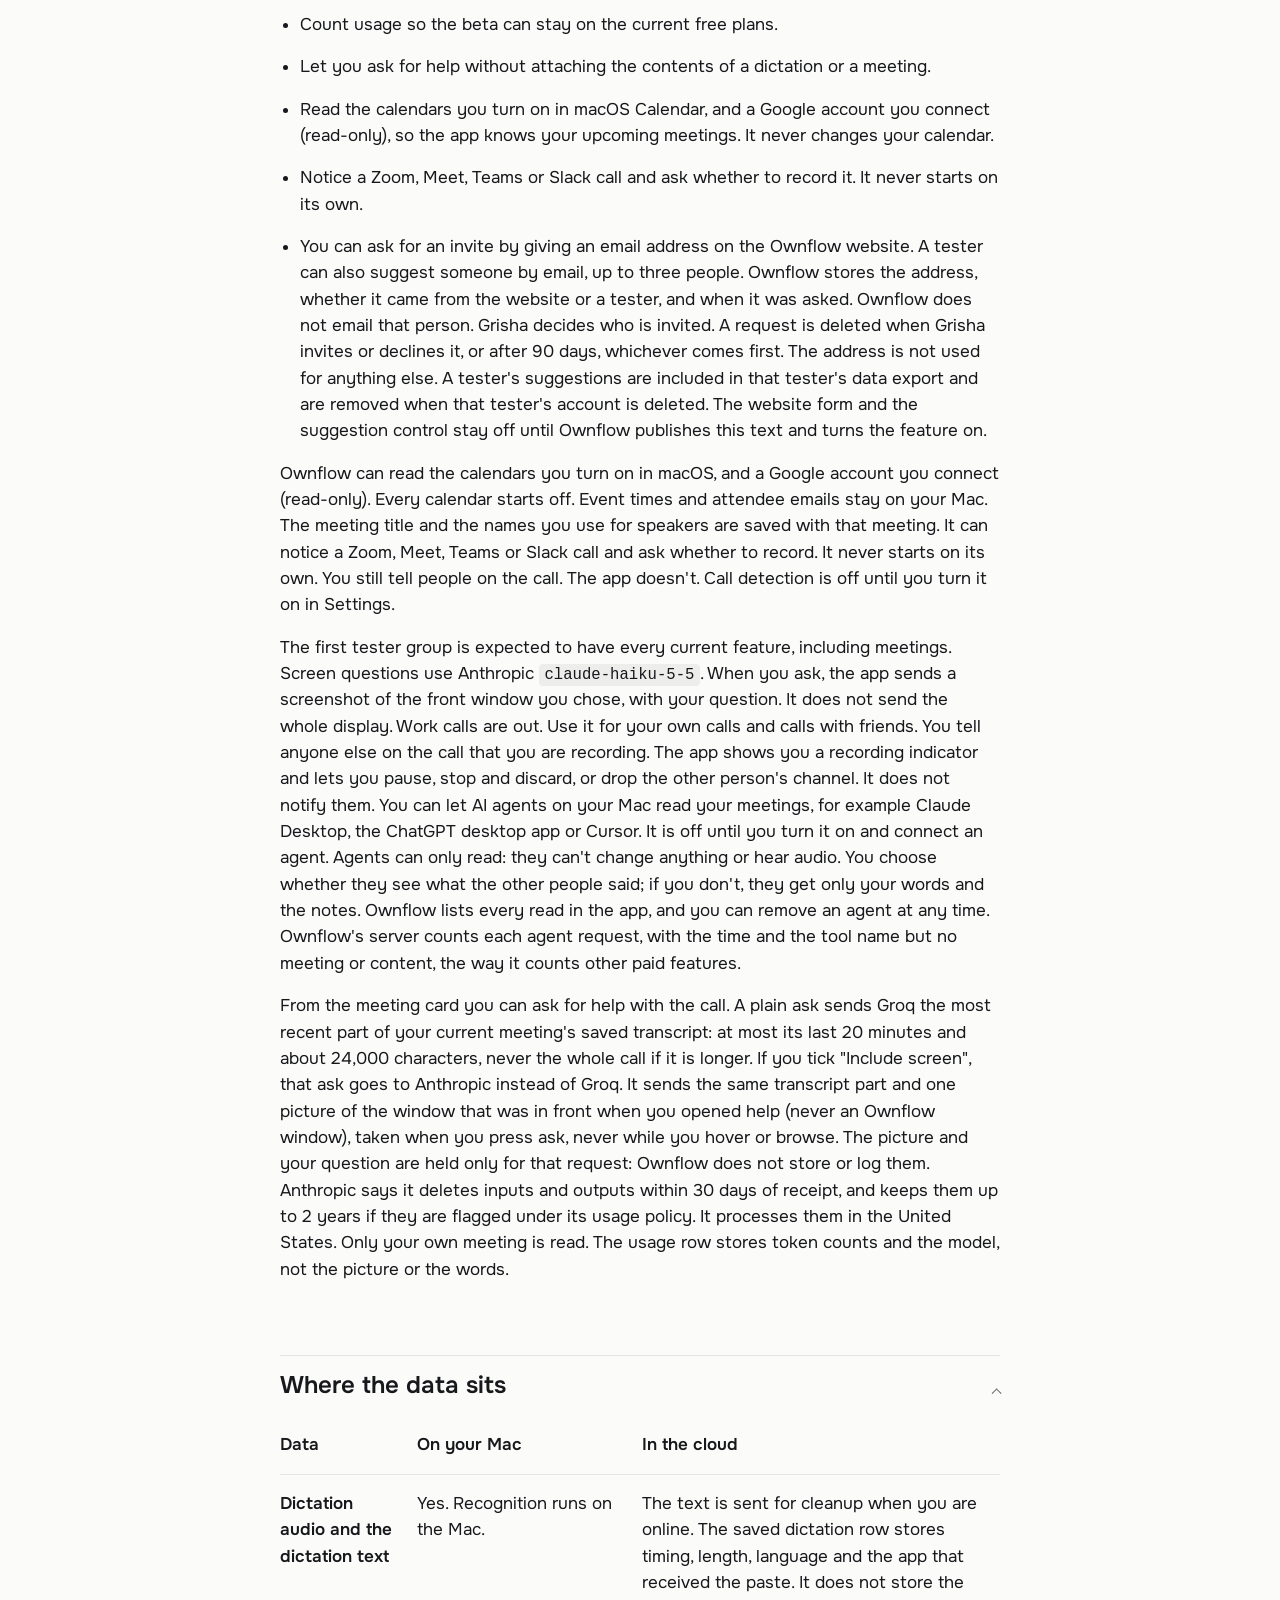
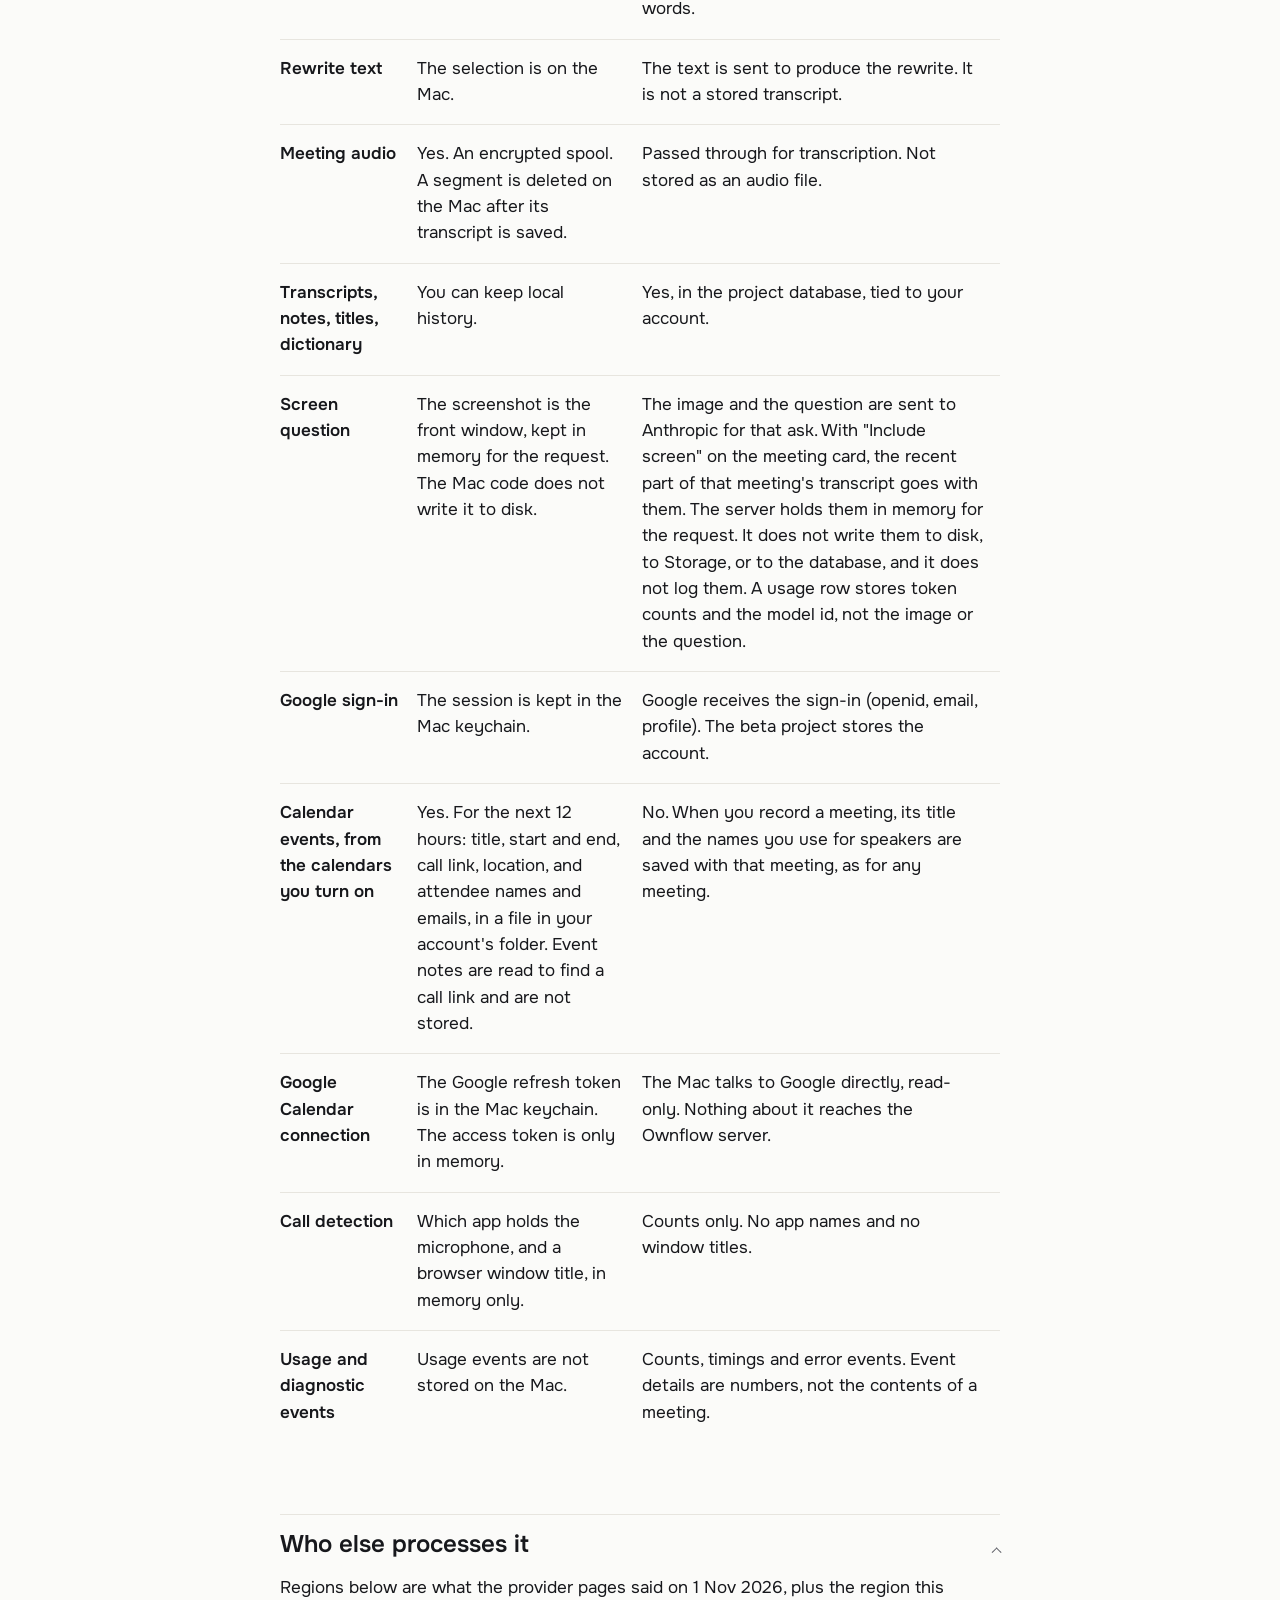
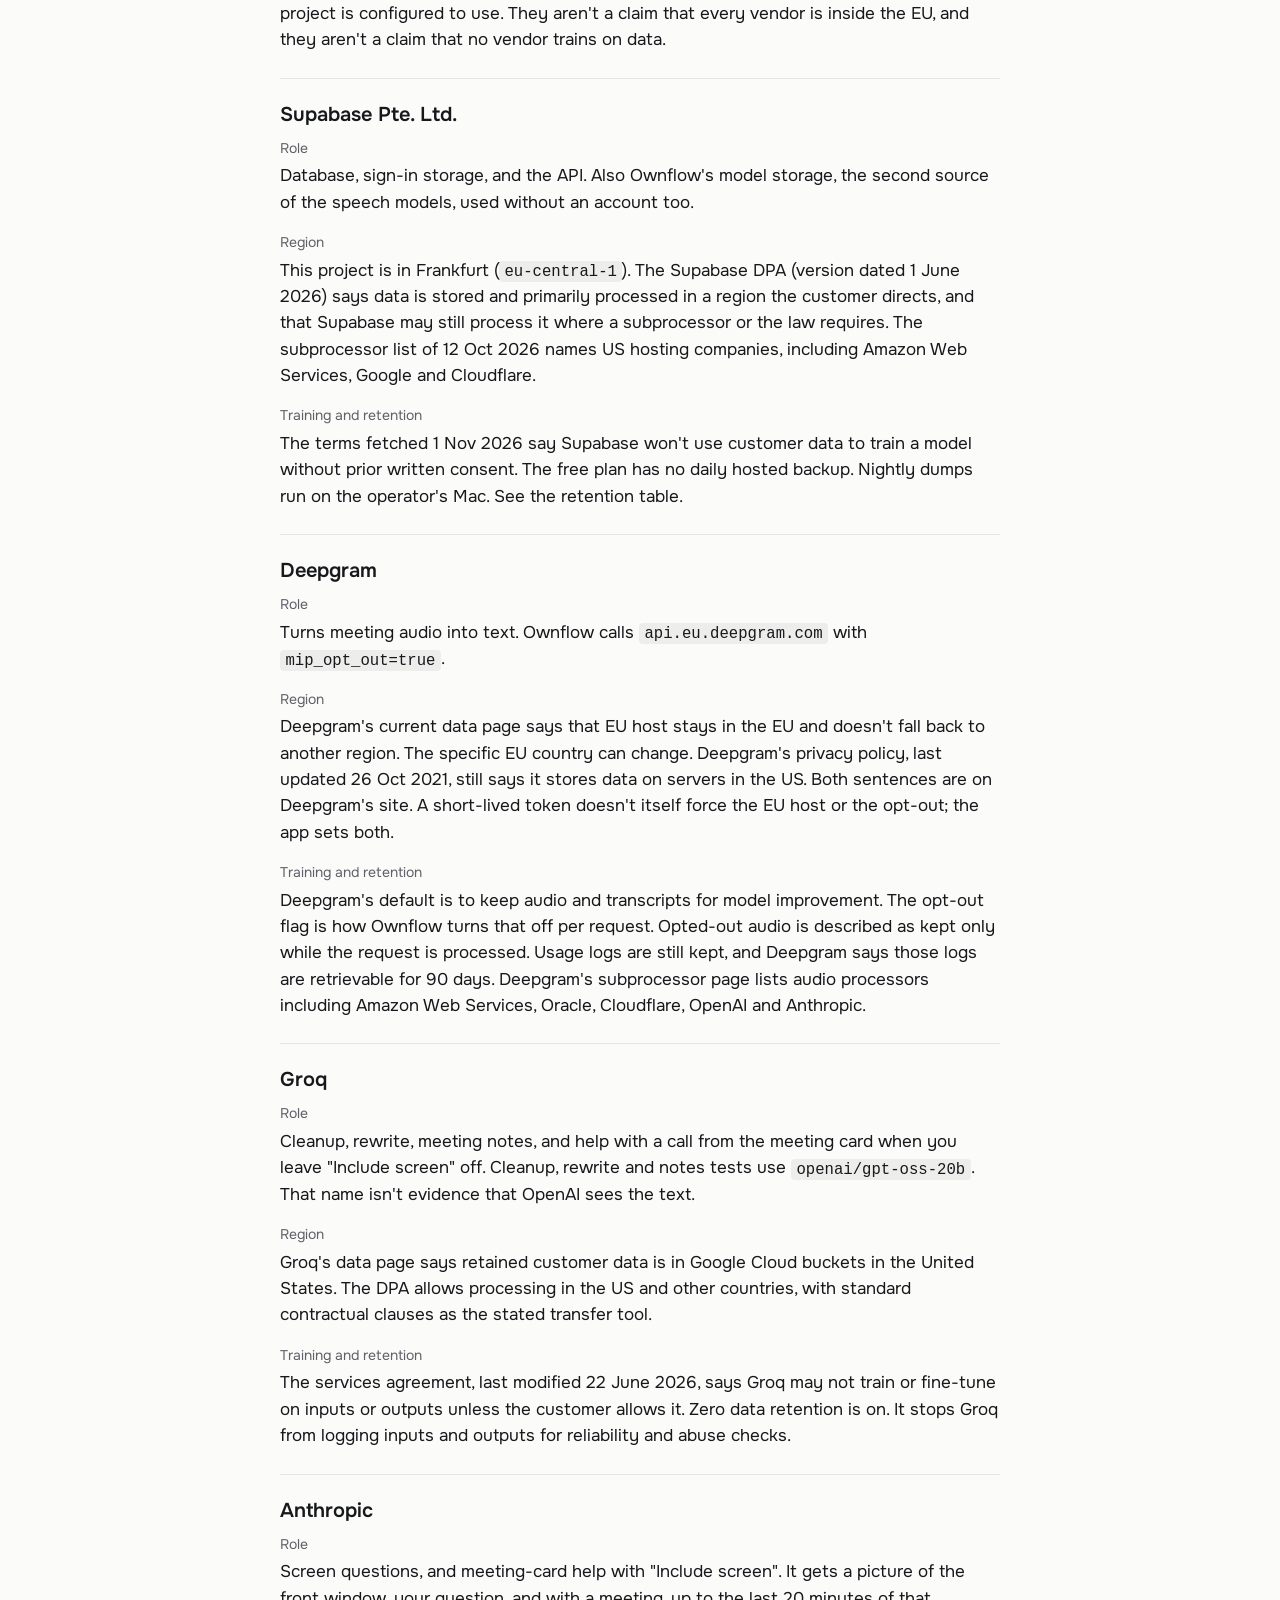
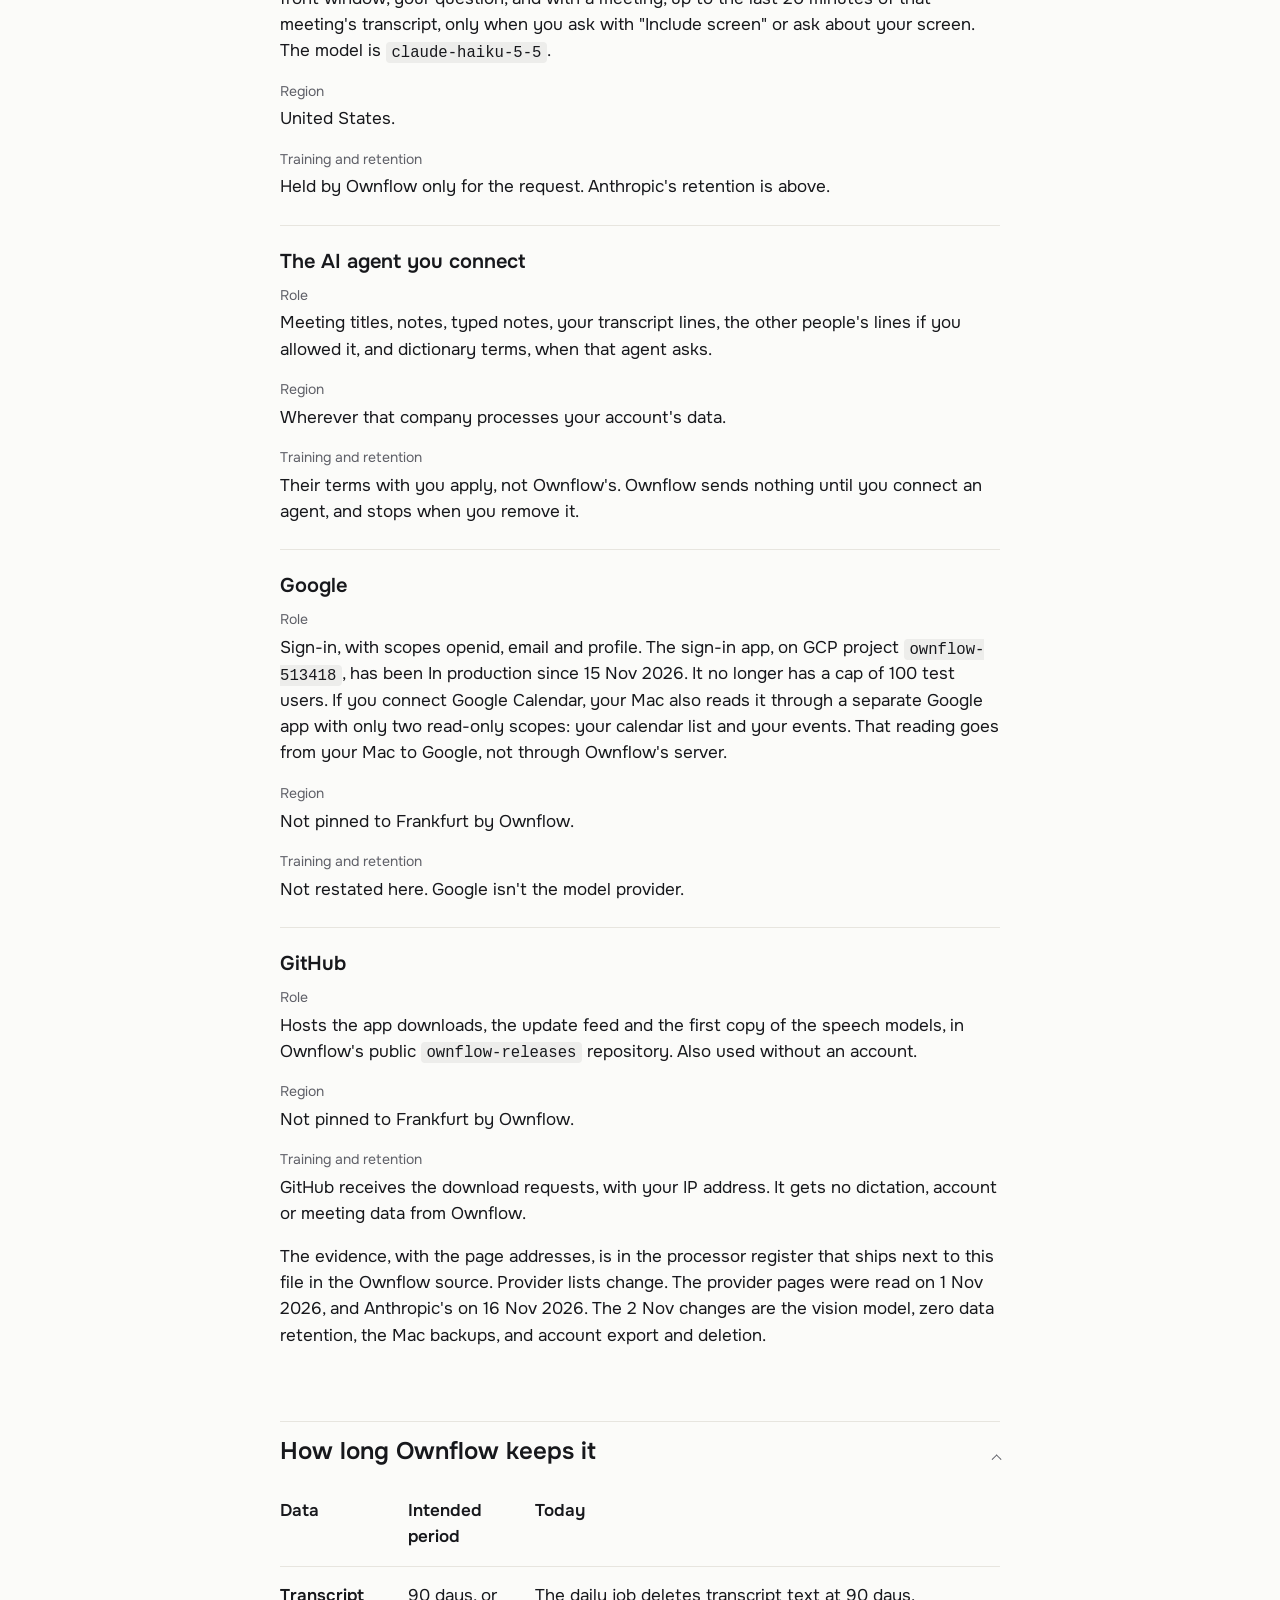
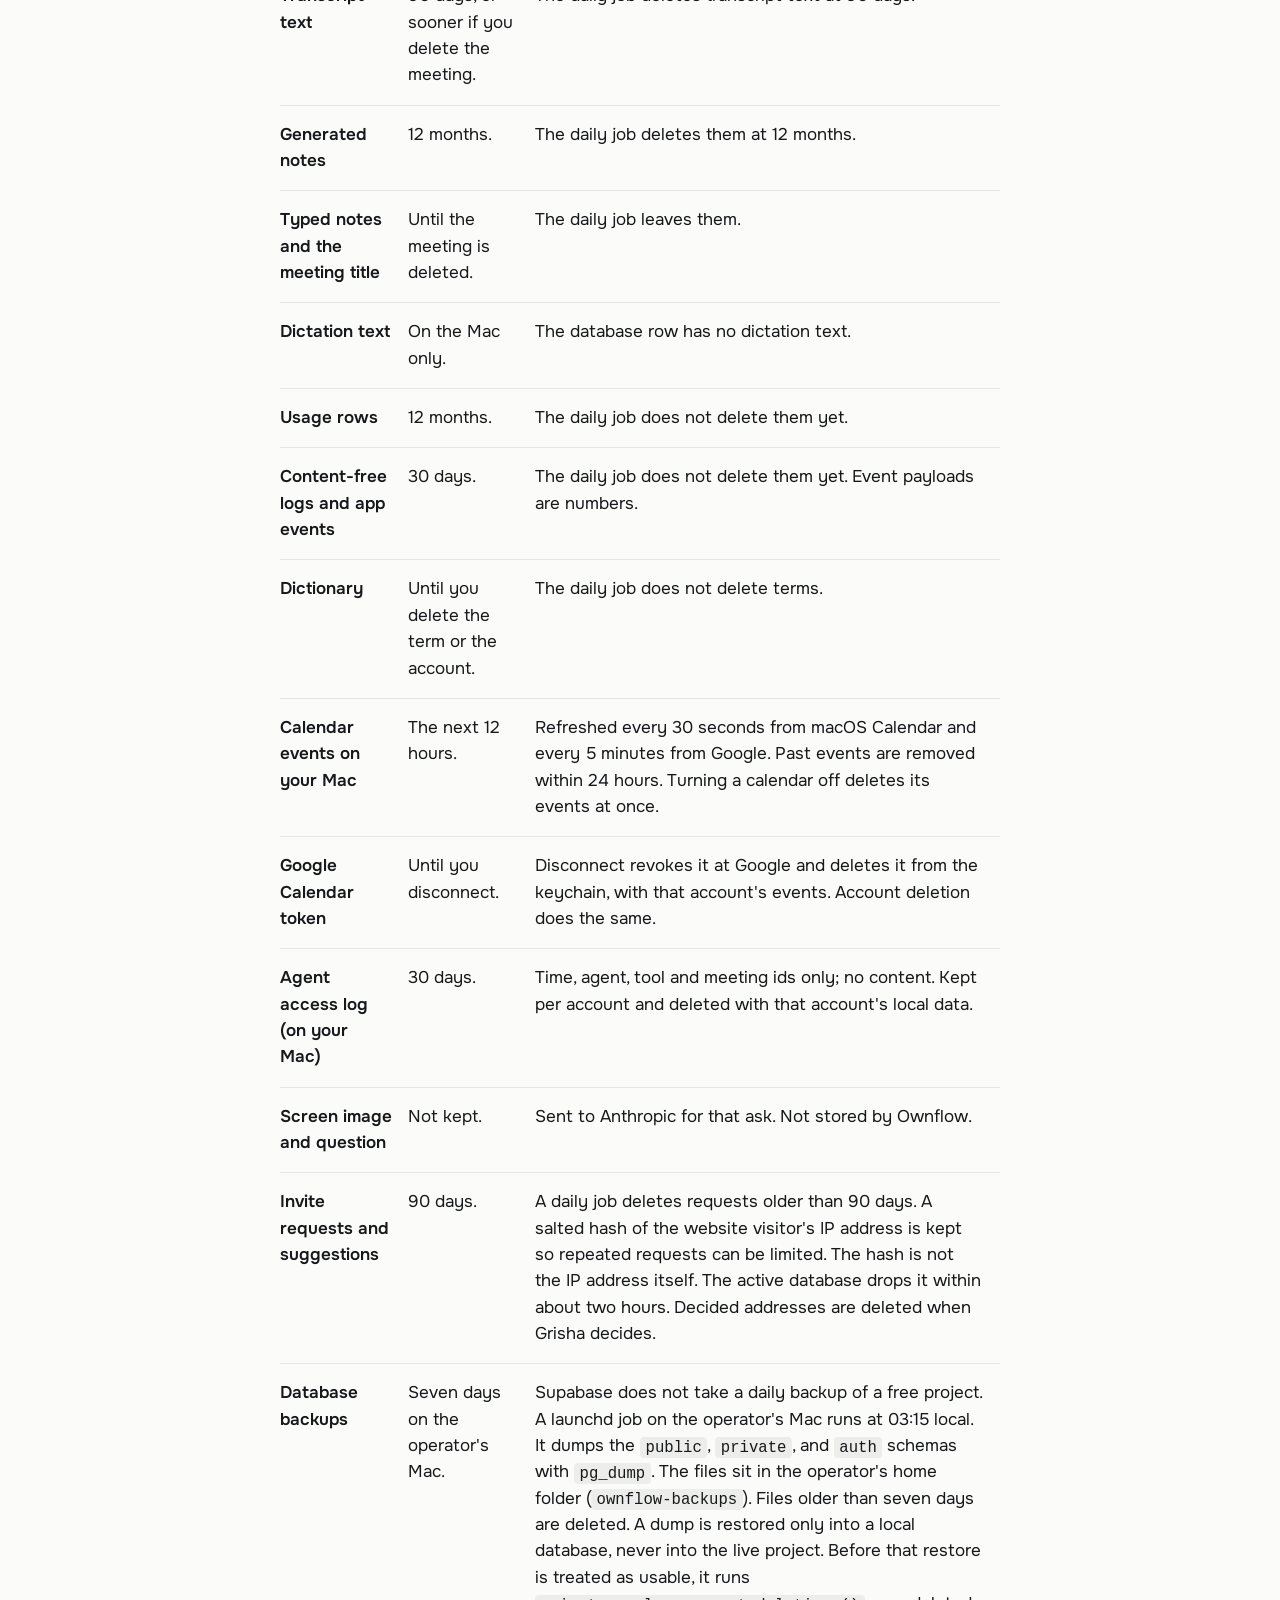
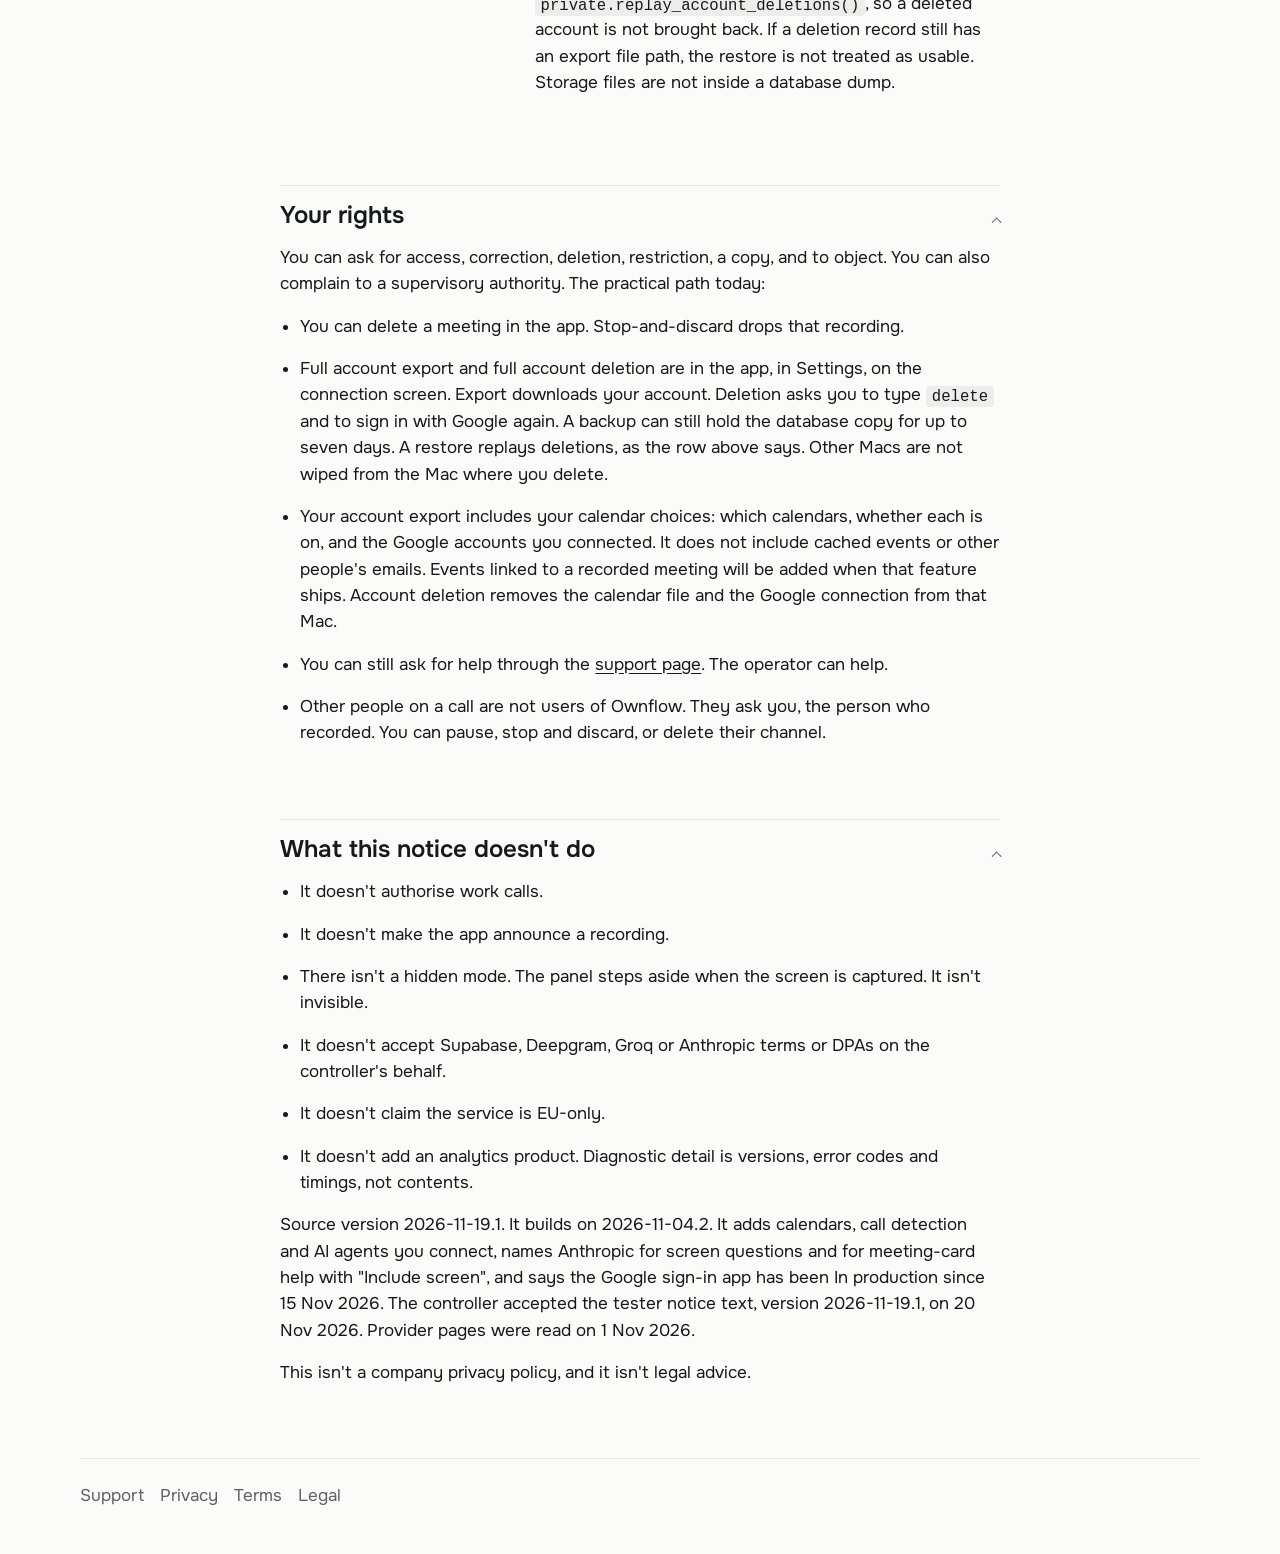
<file: privacy.html>
<!DOCTYPE html>
<html lang="en">
<head>
  <meta charset="utf-8">
  <meta name="viewport" content="width=device-width, initial-scale=1">
  <title>Ownflow privacy notice</title>
  <meta name="description" content="What Ownflow stores, what leaves your Mac, who receives it and how long it is kept.">
  <link rel="canonical" href="https://ownflow.ai/privacy.html">
  <meta property="og:type" content="website">
  <meta property="og:site_name" content="Ownflow">
  <meta property="og:title" content="Ownflow privacy notice">
  <meta property="og:description" content="What Ownflow stores, what leaves your Mac, who receives it and how long it is kept.">
  <meta property="og:url" content="https://ownflow.ai/privacy.html">
  <meta property="og:image" content="https://ownflow.ai/og.png">
  <meta property="og:image:width" content="1200">
  <meta property="og:image:height" content="630">
  <meta property="og:image:alt" content="Ownflow: your voice-first work buddy.">
  <meta name="twitter:card" content="summary_large_image">
  <meta name="twitter:title" content="Ownflow privacy notice">
  <meta name="twitter:description" content="What Ownflow stores, what leaves your Mac, who receives it and how long it is kept.">
  <meta name="twitter:image" content="https://ownflow.ai/og.png">
  <meta name="theme-color" content="#1f1f1d">
  <meta name="theme-color" content="#fbfbf9" media="(prefers-color-scheme: light)">
  <link rel="icon" href="favicon.svg" type="image/svg+xml">
  <link rel="stylesheet" href="tokens.css">
  <link rel="stylesheet" href="site.css">
</head>
<body>
  <a class="skip" href="#content">Skip to content</a>
  <header class="site-header">
    <a class="mark" href="index.html">
      <picture>
        <source srcset="lockup-light.svg" media="(prefers-color-scheme: light)">
        <img src="lockup-dark.svg" alt="Ownflow" width="147" height="22">
      </picture>
    </a>
    <nav class="nav-bar" aria-label="Pages">
      <ul>
        <li><a href="index.html">Home</a></li>
        <li><a href="meetings.html">Meetings</a></li>
        <li><a href="connect-ai.html">Connect your AI</a></li>
        <li><a href="pricing.html">Pricing</a></li>
        <li><a href="privacy.html" aria-current="page">Privacy</a></li>
        <li><a href="support.html">Support</a></li>
      </ul>
    </nav>
    <a class="btn" href="download.html">Download</a>
    <details class="nav-menu">
      <summary aria-label="Menu">
        <svg width="18" height="18" viewBox="0 0 18 18" aria-hidden="true">
          <path d="M2 4.5h14M2 9h14M2 13.5h14" fill="none" stroke="currentColor" stroke-width="1.5" stroke-linecap="round"/>
        </svg>
      </summary>
      <nav aria-label="Menu">
        <ul>
          <li><a href="index.html">Home</a></li>
          <li><a href="meetings.html">Meetings</a></li>
          <li><a href="connect-ai.html">Connect your AI</a></li>
          <li><a href="pricing.html">Pricing</a></li>
          <li><a href="privacy.html" aria-current="page">Privacy</a></li>
          <li><a href="support.html">Support</a></li>
        </ul>
      </nav>
    </details>
  </header>
  <main id="content">
    <h1>Privacy</h1>
    <p>Version 2026-11-19.1. This notice covers two things. First, the free Ownflow app for Mac, which you use without an account. Second, invited accounts, which add sign-in, cleanup, rewrite, meeting notes and screen questions. The part on invited accounts is tester notice 2026-11-19.1.</p>

    <nav class="toc" aria-label="On this page">
      <ol>
        <li><a href="#free-app">The free app, without an account</a></li>
        <li><a href="#accounts">Invited accounts</a></li>
        <li><a href="#responsible">Who is responsible</a></li>
        <li><a href="#accept">What you are being asked to accept</a></li>
        <li><a href="#purpose">What the app is for</a></li>
        <li><a href="#where">Where the data sits</a></li>
        <li><a href="#processors">Who else processes it</a></li>
        <li><a href="#retention">How long Ownflow keeps it</a></li>
        <li><a href="#rights">Your rights</a></li>
        <li><a href="#limits">What this notice doesn't do</a></li>
      </ol>
    </nav>

    <section id="free-app">
      <h2>The free app, without an account</h2>
      <p>Dictation is recognised on your Mac. Without an account, the app makes only two kinds of request, and nothing else. It also opens a mail draft, but only if you ask.</p>
      <ul>
        <li><strong>The speech model download.</strong> The first run downloads the speech model, and choosing another model downloads that one. The file comes from Ownflow's releases on GitHub. If GitHub fails, it comes from Ownflow's model storage at Supabase in Frankfurt. Like any download, the server sees your IP address and the file asked for.</li>
        <li><strong>The update check.</strong> When it checks for updates, the app asks GitHub whether a newer version exists, and downloads it from GitHub if there is one. GitHub sees your IP address and the request.</li>
        <li><strong>A mail draft, only if you open one.</strong> Report a problem opens a draft in your own mail app. The draft holds the app version, the source SHA and the macOS version, and what you write. The app doesn't send it. You do, if you choose to.</li>
      </ul>
      <p>The dictation audio, the dictation text, your history and your dictionary stay on the Mac. Without an account there is no sign-in, no cleanup, and no usage or diagnostic events. GitHub and Supabase are listed under <a href="#processors">who else processes it</a>.</p>
      <p>This website is hosted on GitHub Pages. When you visit it, GitHub receives your IP address and the page asked for. The site sets no cookies and has no analytics. If you ask for an invite with the form on the download page, your email address goes to Ownflow's database at Supabase, with a salted hash of your IP address so repeated requests can be limited. <a href="#purpose">What the app is for</a> and <a href="#retention">how long Ownflow keeps it</a> say how they are used and when they go.</p>
      <p>The controller is Grisha, as in <a href="#responsible">who is responsible</a>. The contact details are in the <a href="legal.html">aviso legal</a>. To ask about your data, or for help, use the <a href="support.html">support page</a>. The same <a href="#rights">rights</a> apply to you without an account.</p>
    </section>

    <h2 id="accounts">Invited accounts</h2>
    <p>Meetings and cloud features are invite-only for now. The rest of this notice is the tester notice for invited accounts.</p>

    <table class="summary">
      <caption class="sr-only">Where each kind of data sits, and how long Ownflow keeps it.</caption>
      <thead>
        <tr>
          <th scope="col">What</th>
          <th scope="col">Where</th>
          <th scope="col">How long</th>
        </tr>
      </thead>
      <tbody>
        <tr>
          <th scope="row"><span class="cell-label">What</span><span class="cell-value">Dictation</span></th>
          <td><span class="cell-label">Where</span><span class="cell-value">Recognition runs on your Mac.</span></td>
          <td><span class="cell-label">How long</span><span class="cell-value">The database row has no dictation text.</span></td>
        </tr>
        <tr>
          <th scope="row"><span class="cell-label">What</span><span class="cell-value">Meeting audio</span></th>
          <td><span class="cell-label">Where</span><span class="cell-value">It stays on your Mac and is streamed to transcribe.</span></td>
          <td><span class="cell-label">How long</span><span class="cell-value">A segment is deleted on the Mac after its transcript is saved. It is not stored as an audio file.</span></td>
        </tr>
        <tr>
          <th scope="row"><span class="cell-label">What</span><span class="cell-value">Transcript</span></th>
          <td><span class="cell-label">Where</span><span class="cell-value">It is stored with your account.</span></td>
          <td><span class="cell-label">How long</span><span class="cell-value">The daily job deletes transcript text at 90 days, or sooner if you delete the meeting.</span></td>
        </tr>
        <tr>
          <th scope="row"><span class="cell-label">What</span><span class="cell-value">Generated notes</span></th>
          <td><span class="cell-label">Where</span><span class="cell-value">They are stored with your account.</span></td>
          <td><span class="cell-label">How long</span><span class="cell-value">The daily job deletes them at 12 months.</span></td>
        </tr>
        <tr>
          <th scope="row"><span class="cell-label">What</span><span class="cell-value">Typed notes and the title</span></th>
          <td><span class="cell-label">Where</span><span class="cell-value">They are stored with your account.</span></td>
          <td><span class="cell-label">How long</span><span class="cell-value">They stay until the meeting is deleted.</span></td>
        </tr>
        <tr>
          <th scope="row"><span class="cell-label">What</span><span class="cell-value">Screen question</span></th>
          <td><span class="cell-label">Where</span><span class="cell-value">The window and the question are sent for that ask.</span></td>
          <td><span class="cell-label">How long</span><span class="cell-value">Ownflow does not keep the image or the question.</span></td>
        </tr>
      </tbody>
    </table>

    <details class="fold" id="responsible" open>
      <summary>Who is responsible</summary>
      <div class="fold-body">
        <p>The controller is Grisha, personally, until a company takes over before any paid use. Ownflow is not a company yet. The address for notices is in the <a href="legal.html">aviso legal</a>. Grisha accepted the tester notice text, version 2026-11-19.1, on 20 Nov 2026.</p>
        <p>To ask for access, correction, a copy, deletion, or help, use the <a href="support.html">support page</a>. The support address will be a mailbox on ownflow.ai. This notice doesn't name it. The app doesn't send email or chat messages on its own. Don't put a recording, a transcript, a screenshot, or a password in the message. Say what broke, and the app version if you have it.</p>
      </div>
    </details>

    <details class="fold" id="accept" open>
      <summary>What you are being asked to accept</summary>
      <div class="fold-body">
        <p>The controller accepted the tester notice text, version 2026-11-19.1, on 20 Nov 2026. You tell the other people on the call yourself. The app won't tell them.</p>
      </div>
    </details>

    <details class="fold" id="purpose" open>
      <summary>What the app is for</summary>
      <div class="fold-body">
        <ul>
          <li>Sign you in with Google and keep your tester account.</li>
          <li>Dictate on your Mac, including when the cloud is unavailable.</li>
          <li>Send dictation text for cleanup, and selected text for rewrite, when you are online.</li>
          <li>Record a call you start, transcribe it, and draft notes.</li>
          <li>Answer a question about a window on your screen. That uses a vision model.</li>
          <li>Count usage so the beta can stay on the current free plans.</li>
          <li>Let you ask for help without attaching the contents of a dictation or a meeting.</li>
          <li>Read the calendars you turn on in macOS Calendar, and a Google account you connect (read-only), so the app knows your upcoming meetings. It never changes your calendar.</li>
          <li>Notice a Zoom, Meet, Teams or Slack call and ask whether to record it. It never starts on its own.</li>
          <li>You can ask for an invite by giving an email address on the Ownflow website. A tester can also suggest someone by email, up to three people. Ownflow stores the address, whether it came from the website or a tester, and when it was asked. Ownflow does not email that person. Grisha decides who is invited. A request is deleted when Grisha invites or declines it, or after 90 days, whichever comes first. The address is not used for anything else. A tester's suggestions are included in that tester's data export and are removed when that tester's account is deleted. The website form and the suggestion control stay off until Ownflow publishes this text and turns the feature on.</li>
        </ul>
        <p>Ownflow can read the calendars you turn on in macOS, and a Google account you connect (read-only). Every calendar starts off. Event times and attendee emails stay on your Mac. The meeting title and the names you use for speakers are saved with that meeting. It can notice a Zoom, Meet, Teams or Slack call and ask whether to record. It never starts on its own. You still tell people on the call. The app doesn't. Call detection is off until you turn it on in Settings.</p>
        <p>The first tester group is expected to have every current feature, including meetings. Screen questions use Anthropic <code>claude-haiku-5-5</code>. When you ask, the app sends a screenshot of the front window you chose, with your question. It does not send the whole display. Work calls are out. Use it for your own calls and calls with friends. You tell anyone else on the call that you are recording. The app shows you a recording indicator and lets you pause, stop and discard, or drop the other person's channel. It does not notify them. You can let AI agents on your Mac read your meetings, for example Claude Desktop, the ChatGPT desktop app or Cursor. It is off until you turn it on and connect an agent. Agents can only read: they can't change anything or hear audio. You choose whether they see what the other people said; if you don't, they get only your words and the notes. Ownflow lists every read in the app, and you can remove an agent at any time. Ownflow's server counts each agent request, with the time and the tool name but no meeting or content, the way it counts other paid features.</p>
        <p>From the meeting card you can ask for help with the call. A plain ask sends Groq the most recent part of your current meeting's saved transcript: at most its last 20 minutes and about 24,000 characters, never the whole call if it is longer. If you tick "Include screen", that ask goes to Anthropic instead of Groq. It sends the same transcript part and one picture of the window that was in front when you opened help (never an Ownflow window), taken when you press ask, never while you hover or browse. The picture and your question are held only for that request: Ownflow does not store or log them. Anthropic says it deletes inputs and outputs within 30 days of receipt, and keeps them up to 2 years if they are flagged under its usage policy. It processes them in the United States. Only your own meeting is read. The usage row stores token counts and the model, not the picture or the words.</p>
      </div>
    </details>

    <details class="fold" id="where" open>
      <summary>Where the data sits</summary>
      <div class="fold-body">
        <table>
          <thead>
            <tr>
              <th scope="col">Data</th>
              <th scope="col">On your Mac</th>
              <th scope="col">In the cloud</th>
            </tr>
          </thead>
          <tbody>
            <tr>
              <th scope="row"><span class="cell-label">Data</span><span class="cell-value">Dictation audio and the dictation text</span></th>
              <td><span class="cell-label">On your Mac</span><span class="cell-value">Yes. Recognition runs on the Mac.</span></td>
              <td><span class="cell-label">In the cloud</span><span class="cell-value">The text is sent for cleanup when you are online. The saved dictation row stores timing, length, language and the app that received the paste. It does not store the words.</span></td>
            </tr>
            <tr>
              <th scope="row"><span class="cell-label">Data</span><span class="cell-value">Rewrite text</span></th>
              <td><span class="cell-label">On your Mac</span><span class="cell-value">The selection is on the Mac.</span></td>
              <td><span class="cell-label">In the cloud</span><span class="cell-value">The text is sent to produce the rewrite. It is not a stored transcript.</span></td>
            </tr>
            <tr>
              <th scope="row"><span class="cell-label">Data</span><span class="cell-value">Meeting audio</span></th>
              <td><span class="cell-label">On your Mac</span><span class="cell-value">Yes. An encrypted spool. A segment is deleted on the Mac after its transcript is saved.</span></td>
              <td><span class="cell-label">In the cloud</span><span class="cell-value">Passed through for transcription. Not stored as an audio file.</span></td>
            </tr>
            <tr>
              <th scope="row"><span class="cell-label">Data</span><span class="cell-value">Transcripts, notes, titles, dictionary</span></th>
              <td><span class="cell-label">On your Mac</span><span class="cell-value">You can keep local history.</span></td>
              <td><span class="cell-label">In the cloud</span><span class="cell-value">Yes, in the project database, tied to your account.</span></td>
            </tr>
            <tr>
              <th scope="row"><span class="cell-label">Data</span><span class="cell-value">Screen question</span></th>
              <td><span class="cell-label">On your Mac</span><span class="cell-value">The screenshot is the front window, kept in memory for the request. The Mac code does not write it to disk.</span></td>
              <td><span class="cell-label">In the cloud</span><span class="cell-value">The image and the question are sent to Anthropic for that ask. With "Include screen" on the meeting card, the recent part of that meeting's transcript goes with them. The server holds them in memory for the request. It does not write them to disk, to Storage, or to the database, and it does not log them. A usage row stores token counts and the model id, not the image or the question.</span></td>
            </tr>
            <tr>
              <th scope="row"><span class="cell-label">Data</span><span class="cell-value">Google sign-in</span></th>
              <td><span class="cell-label">On your Mac</span><span class="cell-value">The session is kept in the Mac keychain.</span></td>
              <td><span class="cell-label">In the cloud</span><span class="cell-value">Google receives the sign-in (openid, email, profile). The beta project stores the account.</span></td>
            </tr>
            <tr>
              <th scope="row"><span class="cell-label">Data</span><span class="cell-value">Calendar events, from the calendars you turn on</span></th>
              <td><span class="cell-label">On your Mac</span><span class="cell-value">Yes. For the next 12 hours: title, start and end, call link, location, and attendee names and emails, in a file in your account's folder. Event notes are read to find a call link and are not stored.</span></td>
              <td><span class="cell-label">In the cloud</span><span class="cell-value">No. When you record a meeting, its title and the names you use for speakers are saved with that meeting, as for any meeting.</span></td>
            </tr>
            <tr>
              <th scope="row"><span class="cell-label">Data</span><span class="cell-value">Google Calendar connection</span></th>
              <td><span class="cell-label">On your Mac</span><span class="cell-value">The Google refresh token is in the Mac keychain. The access token is only in memory.</span></td>
              <td><span class="cell-label">In the cloud</span><span class="cell-value">The Mac talks to Google directly, read-only. Nothing about it reaches the Ownflow server.</span></td>
            </tr>
            <tr>
              <th scope="row"><span class="cell-label">Data</span><span class="cell-value">Call detection</span></th>
              <td><span class="cell-label">On your Mac</span><span class="cell-value">Which app holds the microphone, and a browser window title, in memory only.</span></td>
              <td><span class="cell-label">In the cloud</span><span class="cell-value">Counts only. No app names and no window titles.</span></td>
            </tr>
            <tr>
              <th scope="row"><span class="cell-label">Data</span><span class="cell-value">Usage and diagnostic events</span></th>
              <td><span class="cell-label">On your Mac</span><span class="cell-value">Usage events are not stored on the Mac.</span></td>
              <td><span class="cell-label">In the cloud</span><span class="cell-value">Counts, timings and error events. Event details are numbers, not the contents of a meeting.</span></td>
            </tr>
          </tbody>
        </table>
      </div>
    </details>

    <details class="fold" id="processors" open>
      <summary>Who else processes it</summary>
      <div class="fold-body">
        <p>Regions below are what the provider pages said on 1 Nov 2026, plus the region this project is configured to use. They aren't a claim that every vendor is inside the EU, and they aren't a claim that no vendor trains on data.</p>
        <article class="proc">
          <h3>Supabase Pte. Ltd.</h3>
          <p><span class="k">Role</span> Database, sign-in storage, and the API. Also Ownflow's model storage, the second source of the speech models, used without an account too.</p>
          <p><span class="k">Region</span> This project is in Frankfurt (<code>eu-central-1</code>). The Supabase DPA (version dated 1 June 2026) says data is stored and primarily processed in a region the customer directs, and that Supabase may still process it where a subprocessor or the law requires. The subprocessor list of 12 Oct 2026 names US hosting companies, including Amazon Web Services, Google and Cloudflare.</p>
          <p><span class="k">Training and retention</span> The terms fetched 1 Nov 2026 say Supabase won't use customer data to train a model without prior written consent. The free plan has no daily hosted backup. Nightly dumps run on the operator's Mac. See the retention table.</p>
        </article>
        <article class="proc">
          <h3>Deepgram</h3>
          <p><span class="k">Role</span> Turns meeting audio into text. Ownflow calls <code>api.eu.deepgram.com</code> with <code>mip_opt_out=true</code>.</p>
          <p><span class="k">Region</span> Deepgram's current data page says that EU host stays in the EU and doesn't fall back to another region. The specific EU country can change. Deepgram's privacy policy, last updated 26 Oct 2021, still says it stores data on servers in the US. Both sentences are on Deepgram's site. A short-lived token doesn't itself force the EU host or the opt-out; the app sets both.</p>
          <p><span class="k">Training and retention</span> Deepgram's default is to keep audio and transcripts for model improvement. The opt-out flag is how Ownflow turns that off per request. Opted-out audio is described as kept only while the request is processed. Usage logs are still kept, and Deepgram says those logs are retrievable for 90 days. Deepgram's subprocessor page lists audio processors including Amazon Web Services, Oracle, Cloudflare, OpenAI and Anthropic.</p>
        </article>
        <article class="proc">
          <h3>Groq</h3>
          <p><span class="k">Role</span> Cleanup, rewrite, meeting notes, and help with a call from the meeting card when you leave "Include screen" off. Cleanup, rewrite and notes tests use <code>openai/gpt-oss-20b</code>. That name isn't evidence that OpenAI sees the text.</p>
          <p><span class="k">Region</span> Groq's data page says retained customer data is in Google Cloud buckets in the United States. The DPA allows processing in the US and other countries, with standard contractual clauses as the stated transfer tool.</p>
          <p><span class="k">Training and retention</span> The services agreement, last modified 22 June 2026, says Groq may not train or fine-tune on inputs or outputs unless the customer allows it. Zero data retention is on. It stops Groq from logging inputs and outputs for reliability and abuse checks.</p>
        </article>
        <article class="proc">
          <h3>Anthropic</h3>
          <p><span class="k">Role</span> Screen questions, and meeting-card help with "Include screen". It gets a picture of the front window, your question, and with a meeting, up to the last 20 minutes of that meeting's transcript, only when you ask with "Include screen" or ask about your screen. The model is <code>claude-haiku-5-5</code>.</p>
          <p><span class="k">Region</span> United States.</p>
          <p><span class="k">Training and retention</span> Held by Ownflow only for the request. Anthropic's retention is above.</p>
        </article>
        <article class="proc">
          <h3>The AI agent you connect</h3>
          <p><span class="k">Role</span> Meeting titles, notes, typed notes, your transcript lines, the other people's lines if you allowed it, and dictionary terms, when that agent asks.</p>
          <p><span class="k">Region</span> Wherever that company processes your account's data.</p>
          <p><span class="k">Training and retention</span> Their terms with you apply, not Ownflow's. Ownflow sends nothing until you connect an agent, and stops when you remove it.</p>
        </article>
        <article class="proc">
          <h3>Google</h3>
          <p><span class="k">Role</span> Sign-in, with scopes openid, email and profile. The sign-in app, on GCP project <code>ownflow-513418</code>, has been In production since 15 Nov 2026. It no longer has a cap of 100 test users. If you connect Google Calendar, your Mac also reads it through a separate Google app with only two read-only scopes: your calendar list and your events. That reading goes from your Mac to Google, not through Ownflow's server.</p>
          <p><span class="k">Region</span> Not pinned to Frankfurt by Ownflow.</p>
          <p><span class="k">Training and retention</span> Not restated here. Google isn't the model provider.</p>
        </article>
        <article class="proc">
          <h3>GitHub</h3>
          <p><span class="k">Role</span> Hosts the app downloads, the update feed and the first copy of the speech models, in Ownflow's public <code>ownflow-releases</code> repository. Also used without an account.</p>
          <p><span class="k">Region</span> Not pinned to Frankfurt by Ownflow.</p>
          <p><span class="k">Training and retention</span> GitHub receives the download requests, with your IP address. It gets no dictation, account or meeting data from Ownflow.</p>
        </article>
        <p>The evidence, with the page addresses, is in the processor register that ships next to this file in the Ownflow source. Provider lists change. The provider pages were read on 1 Nov 2026, and Anthropic's on 16 Nov 2026. The 2 Nov changes are the vision model, zero data retention, the Mac backups, and account export and deletion.</p>
      </div>
    </details>

    <details class="fold" id="retention" open>
      <summary>How long Ownflow keeps it</summary>
      <div class="fold-body">
        <table>
          <thead>
            <tr>
              <th scope="col">Data</th>
              <th scope="col">Intended period</th>
              <th scope="col">Today</th>
            </tr>
          </thead>
          <tbody>
            <tr>
              <th scope="row"><span class="cell-label">Data</span><span class="cell-value">Transcript text</span></th>
              <td><span class="cell-label">Intended period</span><span class="cell-value">90 days, or sooner if you delete the meeting.</span></td>
              <td><span class="cell-label">Today</span><span class="cell-value">The daily job deletes transcript text at 90 days.</span></td>
            </tr>
            <tr>
              <th scope="row"><span class="cell-label">Data</span><span class="cell-value">Generated notes</span></th>
              <td><span class="cell-label">Intended period</span><span class="cell-value">12 months.</span></td>
              <td><span class="cell-label">Today</span><span class="cell-value">The daily job deletes them at 12 months.</span></td>
            </tr>
            <tr>
              <th scope="row"><span class="cell-label">Data</span><span class="cell-value">Typed notes and the meeting title</span></th>
              <td><span class="cell-label">Intended period</span><span class="cell-value">Until the meeting is deleted.</span></td>
              <td><span class="cell-label">Today</span><span class="cell-value">The daily job leaves them.</span></td>
            </tr>
            <tr>
              <th scope="row"><span class="cell-label">Data</span><span class="cell-value">Dictation text</span></th>
              <td><span class="cell-label">Intended period</span><span class="cell-value">On the Mac only.</span></td>
              <td><span class="cell-label">Today</span><span class="cell-value">The database row has no dictation text.</span></td>
            </tr>
            <tr>
              <th scope="row"><span class="cell-label">Data</span><span class="cell-value">Usage rows</span></th>
              <td><span class="cell-label">Intended period</span><span class="cell-value">12 months.</span></td>
              <td><span class="cell-label">Today</span><span class="cell-value">The daily job does not delete them yet.</span></td>
            </tr>
            <tr>
              <th scope="row"><span class="cell-label">Data</span><span class="cell-value">Content-free logs and app events</span></th>
              <td><span class="cell-label">Intended period</span><span class="cell-value">30 days.</span></td>
              <td><span class="cell-label">Today</span><span class="cell-value">The daily job does not delete them yet. Event payloads are numbers.</span></td>
            </tr>
            <tr>
              <th scope="row"><span class="cell-label">Data</span><span class="cell-value">Dictionary</span></th>
              <td><span class="cell-label">Intended period</span><span class="cell-value">Until you delete the term or the account.</span></td>
              <td><span class="cell-label">Today</span><span class="cell-value">The daily job does not delete terms.</span></td>
            </tr>
            <tr>
              <th scope="row"><span class="cell-label">Data</span><span class="cell-value">Calendar events on your Mac</span></th>
              <td><span class="cell-label">Intended period</span><span class="cell-value">The next 12 hours.</span></td>
              <td><span class="cell-label">Today</span><span class="cell-value">Refreshed every 30 seconds from macOS Calendar and every 5 minutes from Google. Past events are removed within 24 hours. Turning a calendar off deletes its events at once.</span></td>
            </tr>
            <tr>
              <th scope="row"><span class="cell-label">Data</span><span class="cell-value">Google Calendar token</span></th>
              <td><span class="cell-label">Intended period</span><span class="cell-value">Until you disconnect.</span></td>
              <td><span class="cell-label">Today</span><span class="cell-value">Disconnect revokes it at Google and deletes it from the keychain, with that account's events. Account deletion does the same.</span></td>
            </tr>
            <tr>
              <th scope="row"><span class="cell-label">Data</span><span class="cell-value">Agent access log (on your Mac)</span></th>
              <td><span class="cell-label">Intended period</span><span class="cell-value">30 days.</span></td>
              <td><span class="cell-label">Today</span><span class="cell-value">Time, agent, tool and meeting ids only; no content. Kept per account and deleted with that account's local data.</span></td>
            </tr>
            <tr>
              <th scope="row"><span class="cell-label">Data</span><span class="cell-value">Screen image and question</span></th>
              <td><span class="cell-label">Intended period</span><span class="cell-value">Not kept.</span></td>
              <td><span class="cell-label">Today</span><span class="cell-value">Sent to Anthropic for that ask. Not stored by Ownflow.</span></td>
            </tr>
            <tr>
              <th scope="row"><span class="cell-label">Data</span><span class="cell-value">Invite requests and suggestions</span></th>
              <td><span class="cell-label">Intended period</span><span class="cell-value">90 days.</span></td>
              <td><span class="cell-label">Today</span><span class="cell-value">A daily job deletes requests older than 90 days. A salted hash of the website visitor's IP address is kept so repeated requests can be limited. The hash is not the IP address itself. The active database drops it within about two hours. Decided addresses are deleted when Grisha decides.</span></td>
            </tr>
            <tr>
              <th scope="row"><span class="cell-label">Data</span><span class="cell-value">Database backups</span></th>
              <td><span class="cell-label">Intended period</span><span class="cell-value">Seven days on the operator's Mac.</span></td>
              <td><span class="cell-label">Today</span><span class="cell-value">Supabase does not take a daily backup of a free project. A launchd job on the operator's Mac runs at 03:15 local. It dumps the <code>public</code>, <code>private</code>, and <code>auth</code> schemas with <code>pg_dump</code>. The files sit in the operator's home folder (<code>ownflow-backups</code>). Files older than seven days are deleted. A dump is restored only into a local database, never into the live project. Before that restore is treated as usable, it runs <code>private.replay_account_deletions()</code>, so a deleted account is not brought back. If a deletion record still has an export file path, the restore is not treated as usable. Storage files are not inside a database dump.</span></td>
            </tr>
          </tbody>
        </table>
      </div>
    </details>

    <details class="fold" id="rights" open>
      <summary>Your rights</summary>
      <div class="fold-body">
        <p>You can ask for access, correction, deletion, restriction, a copy, and to object. You can also complain to a supervisory authority. The practical path today:</p>
        <ul>
          <li>You can delete a meeting in the app. Stop-and-discard drops that recording.</li>
          <li>Full account export and full account deletion are in the app, in Settings, on the connection screen. Export downloads your account. Deletion asks you to type <code>delete</code> and to sign in with Google again. A backup can still hold the database copy for up to seven days. A restore replays deletions, as the row above says. Other Macs are not wiped from the Mac where you delete.</li>
          <li>Your account export includes your calendar choices: which calendars, whether each is on, and the Google accounts you connected. It does not include cached events or other people's emails. Events linked to a recorded meeting will be added when that feature ships. Account deletion removes the calendar file and the Google connection from that Mac.</li>
          <li>You can still ask for help through the <a href="support.html">support page</a>. The operator can help.</li>
          <li>Other people on a call are not users of Ownflow. They ask you, the person who recorded. You can pause, stop and discard, or delete their channel.</li>
        </ul>
      </div>
    </details>

    <details class="fold" id="limits" open>
      <summary>What this notice doesn't do</summary>
      <div class="fold-body">
        <ul>
          <li>It doesn't authorise work calls.</li>
          <li>It doesn't make the app announce a recording.</li>
          <li>There isn't a hidden mode. The panel steps aside when the screen is captured. It isn't invisible.</li>
          <li>It doesn't accept Supabase, Deepgram, Groq or Anthropic terms or DPAs on the controller's behalf.</li>
          <li>It doesn't claim the service is EU-only.</li>
          <li>It doesn't add an analytics product. Diagnostic detail is versions, error codes and timings, not contents.</li>
        </ul>
        <p>Source version 2026-11-19.1. It builds on 2026-11-04.2. It adds calendars, call detection and AI agents you connect, names Anthropic for screen questions and for meeting-card help with "Include screen", and says the Google sign-in app has been In production since 15 Nov 2026. The controller accepted the tester notice text, version 2026-11-19.1, on 20 Nov 2026. Provider pages were read on 1 Nov 2026.</p>
        <p>This isn't a company privacy policy, and it isn't legal advice.</p>
      </div>
    </details>
  </main>
  <footer class="site-footer">
    <nav aria-label="Footer">
      <ul>
        <li><a href="support.html">Support</a></li>
        <li><a href="privacy.html">Privacy</a></li>
        <li><a href="terms.html">Terms</a></li>
        <li><a href="legal.html">Legal</a></li>
      </ul>
    </nav>
  </footer>
  <script>
    (function () {
      var mq = window.matchMedia("(max-width: 46rem)");
      var folds = document.querySelectorAll("details.fold");
      function apply() {
        var hash = location.hash.replace("#", "");
        folds.forEach(function (fold) {
          fold.open = !mq.matches || fold.id === hash;
        });
      }
      apply();
      mq.addEventListener("change", apply);
      window.addEventListener("hashchange", apply);
    })();
  </script>
</body>
</html>
</file>
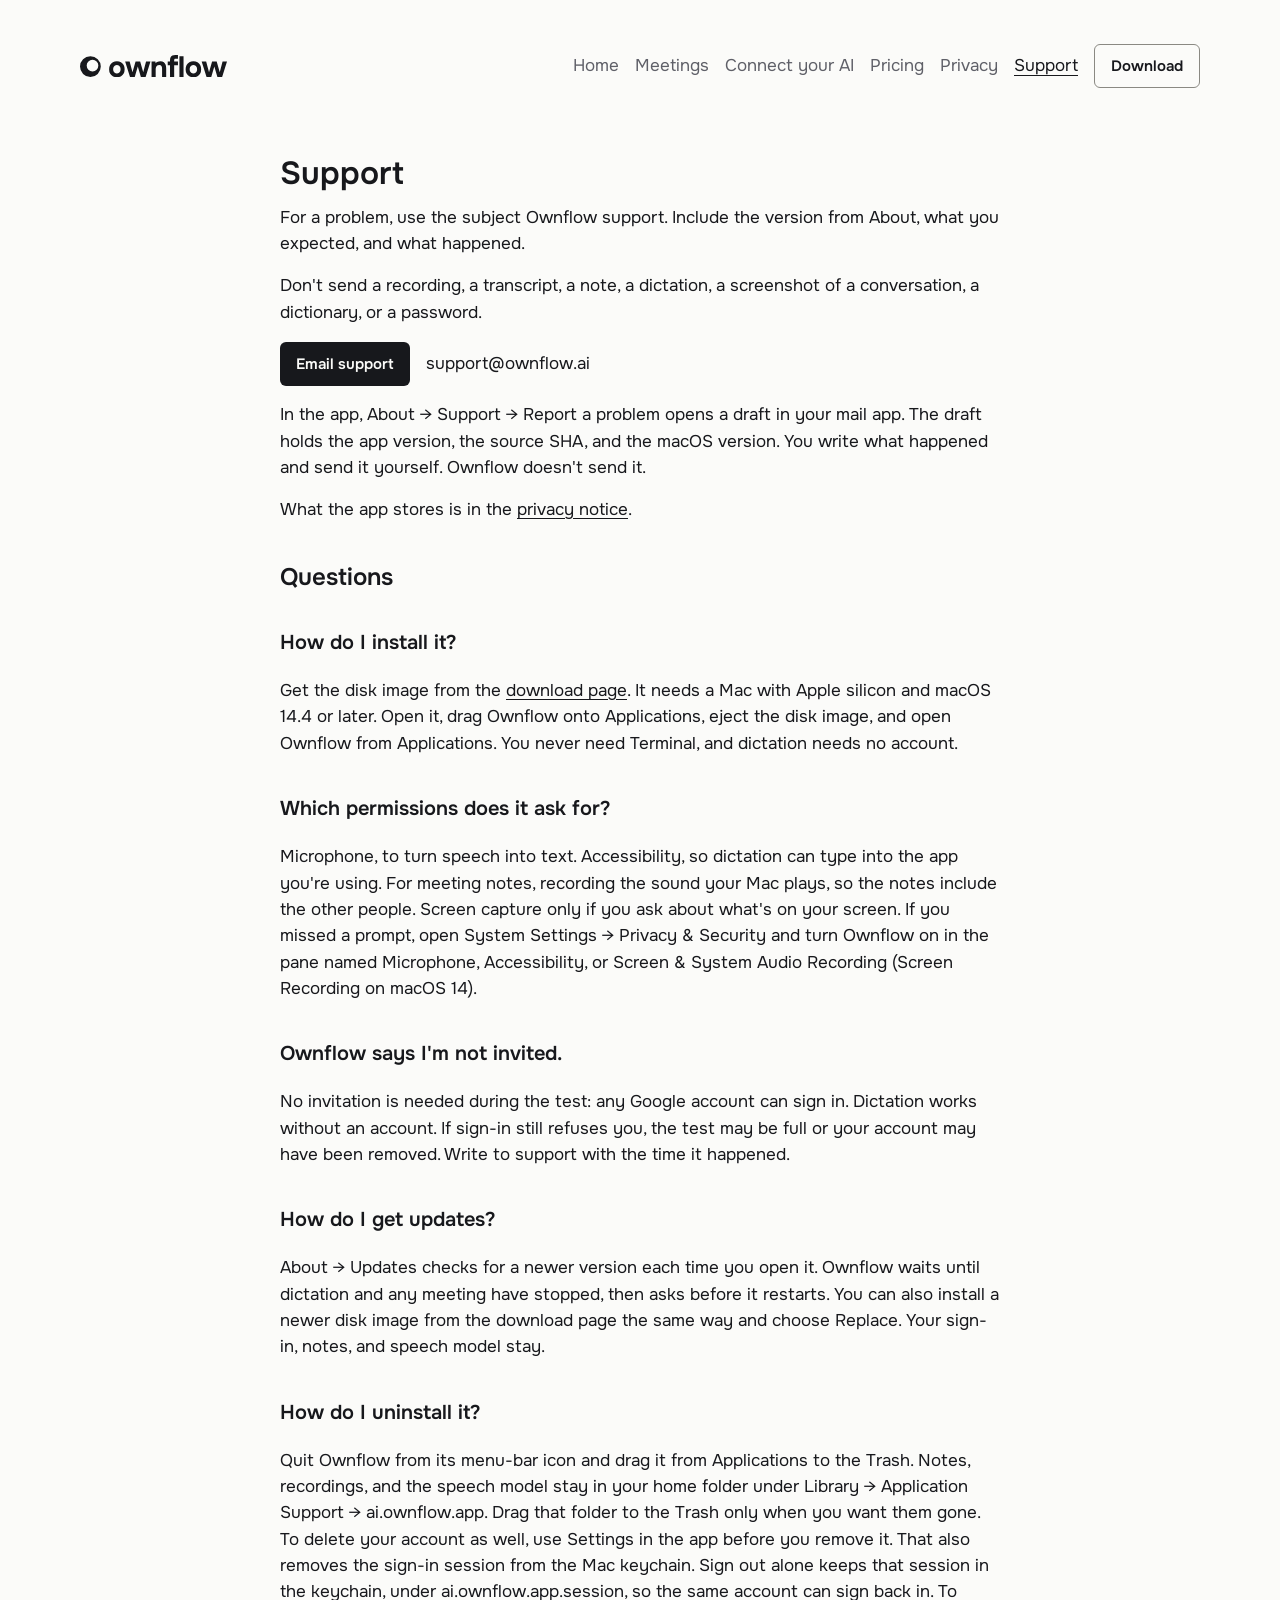
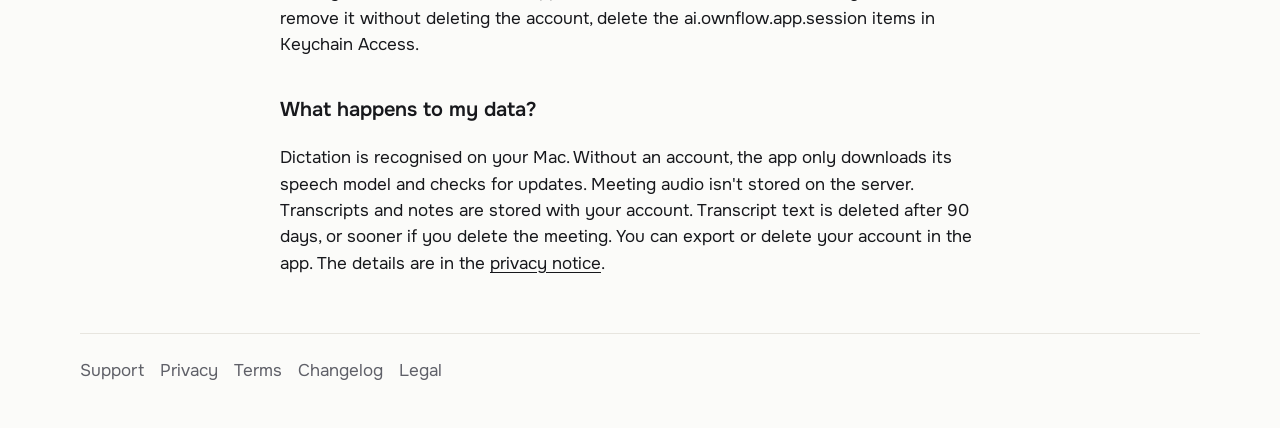
<file: support.html>
<!DOCTYPE html>
<html lang="en">
<head>
  <meta charset="utf-8">
  <meta name="viewport" content="width=device-width, initial-scale=1">
  <title>Ownflow support and questions</title>
  <meta name="description" content="How to get help with Ownflow, how to install it, which permissions it asks for, and what happens to your data.">
  <link rel="canonical" href="https://ownflow.ai/support.html">
  <meta property="og:type" content="website">
  <meta property="og:site_name" content="Ownflow">
  <meta property="og:title" content="Ownflow support and questions">
  <meta property="og:description" content="How to get help with Ownflow, how to install it, which permissions it asks for, and what happens to your data.">
  <meta property="og:url" content="https://ownflow.ai/support.html">
  <meta property="og:image" content="https://ownflow.ai/og.png">
  <meta property="og:image:width" content="1200">
  <meta property="og:image:height" content="630">
  <meta property="og:image:alt" content="Ownflow: your voice-first work buddy.">
  <meta name="twitter:card" content="summary_large_image">
  <meta name="twitter:title" content="Ownflow support and questions">
  <meta name="twitter:description" content="How to get help with Ownflow, how to install it, which permissions it asks for, and what happens to your data.">
  <meta name="twitter:image" content="https://ownflow.ai/og.png">
  <meta name="theme-color" content="#1f1f1d">
  <meta name="theme-color" content="#fbfbf9" media="(prefers-color-scheme: light)">
  <link rel="icon" href="favicon.svg" type="image/svg+xml">
  <link rel="stylesheet" href="tokens.css">
  <link rel="stylesheet" href="site.css">
</head>
<body>
  <a class="skip" href="#content">Skip to content</a>
  <header class="site-header">
    <a class="mark" href="index.html">
      <picture>
        <source srcset="lockup-light.svg" media="(prefers-color-scheme: light)">
        <img src="lockup-dark.svg" alt="Ownflow" width="147" height="22">
      </picture>
    </a>
    <nav class="nav-bar" aria-label="Pages">
      <ul>
        <li><a href="index.html">Home</a></li>
        <li><a href="meetings.html">Meetings</a></li>
        <li><a href="connect-ai.html">Connect your AI</a></li>
        <li><a href="pricing.html">Pricing</a></li>
        <li><a href="privacy.html">Privacy</a></li>
        <li><a href="support.html" aria-current="page">Support</a></li>
      </ul>
    </nav>
    <a class="btn" href="download.html">Download</a>
    <details class="nav-menu">
      <summary aria-label="Menu">
        <svg width="18" height="18" viewBox="0 0 18 18" aria-hidden="true">
          <path d="M2 4.5h14M2 9h14M2 13.5h14" fill="none" stroke="currentColor" stroke-width="1.5" stroke-linecap="round"/>
        </svg>
      </summary>
      <nav aria-label="Menu">
        <ul>
          <li><a href="index.html">Home</a></li>
          <li><a href="meetings.html">Meetings</a></li>
          <li><a href="connect-ai.html">Connect your AI</a></li>
          <li><a href="pricing.html">Pricing</a></li>
          <li><a href="privacy.html">Privacy</a></li>
          <li><a href="support.html" aria-current="page">Support</a></li>
        </ul>
      </nav>
    </details>
  </header>
  <main id="content">
    <h1>Support</h1>
    <p>For a problem, use the subject Ownflow support. Include the version from About, what you expected, and what happened.</p>
    <p>Don't send a recording, a transcript, a note, a dictation, a screenshot of a conversation, a dictionary, or a password.</p>
    <p class="support-act"><a class="btn" href="mailto:?subject=Ownflow%20support" data-subject="Ownflow support">Email support</a> <span data-address></span></p>
    <p>In the app, About → Support → Report a problem opens a draft in your mail app. The draft holds the app version, the source SHA, and the macOS version. You write what happened and send it yourself. Ownflow doesn't send it.</p>
    <p>What the app stores is in the <a href="privacy.html">privacy notice</a>.</p>

    <h2 id="faq">Questions</h2>

    <h3 id="install">How do I install it?</h3>
    <p>Get the disk image from the <a href="download.html">download page</a>. It needs a Mac with Apple silicon and macOS 14.4 or later. Open it, drag Ownflow onto Applications, eject the disk image, and open Ownflow from Applications. You never need Terminal, and dictation needs no account.</p>

    <h3 id="permissions">Which permissions does it ask for?</h3>
    <p>Microphone, to turn speech into text. Accessibility, so dictation can type into the app you're using. For meeting notes, recording the sound your Mac plays, so the notes include the other people. Screen capture only if you ask about what's on your screen. If you missed a prompt, open System Settings → Privacy &amp; Security and turn Ownflow on in the pane named Microphone, Accessibility, or Screen &amp; System Audio Recording (Screen Recording on macOS 14).</p>

    <h3 id="not-invited">Ownflow says I'm not invited.</h3>
    <p>No invitation is needed during the test: any Google account can sign in. Dictation works without an account. If sign-in still refuses you, the test may be full or your account may have been removed. Write to support with the time it happened.</p>

    <h3 id="updates">How do I get updates?</h3>
    <p>About → Updates checks for a newer version each time you open it. Ownflow waits until dictation and any meeting have stopped, then asks before it restarts. You can also install a newer disk image from the download page the same way and choose Replace. Your sign-in, notes, and speech model stay.</p>

    <h3 id="uninstall">How do I uninstall it?</h3>
    <p>Quit Ownflow from its menu-bar icon and drag it from Applications to the Trash. Notes, recordings, and the speech model stay in your home folder under Library → Application Support → ai.ownflow.app. Drag that folder to the Trash only when you want them gone. To delete your account as well, use Settings in the app before you remove it. That also removes the sign-in session from the Mac keychain. Sign out alone keeps that session in the keychain, under ai.ownflow.app.session, so the same account can sign back in. To remove it without deleting the account, delete the ai.ownflow.app.session items in Keychain Access.</p>

    <h3 id="privacy">What happens to my data?</h3>
    <p>Dictation is recognised on your Mac. Without an account, the app only downloads its speech model and checks for updates. Meeting audio isn't stored on the server. Transcripts and notes are stored with your account. Transcript text is deleted after 90 days, or sooner if you delete the meeting. You can export or delete your account in the app. The details are in the <a href="privacy.html">privacy notice</a>.</p>
  </main>
  <footer class="site-footer">
    <nav aria-label="Footer">
      <ul>
        <li><a href="support.html">Support</a></li>
        <li><a href="privacy.html">Privacy</a></li>
        <li><a href="terms.html">Terms</a></li>
        <li><a href="changelog.html">Changelog</a></li>
        <li><a href="legal.html">Legal</a></li>
      </ul>
    </nav>
  </footer>
  <script src="contact.js"></script>
</body>
</html>
</file>
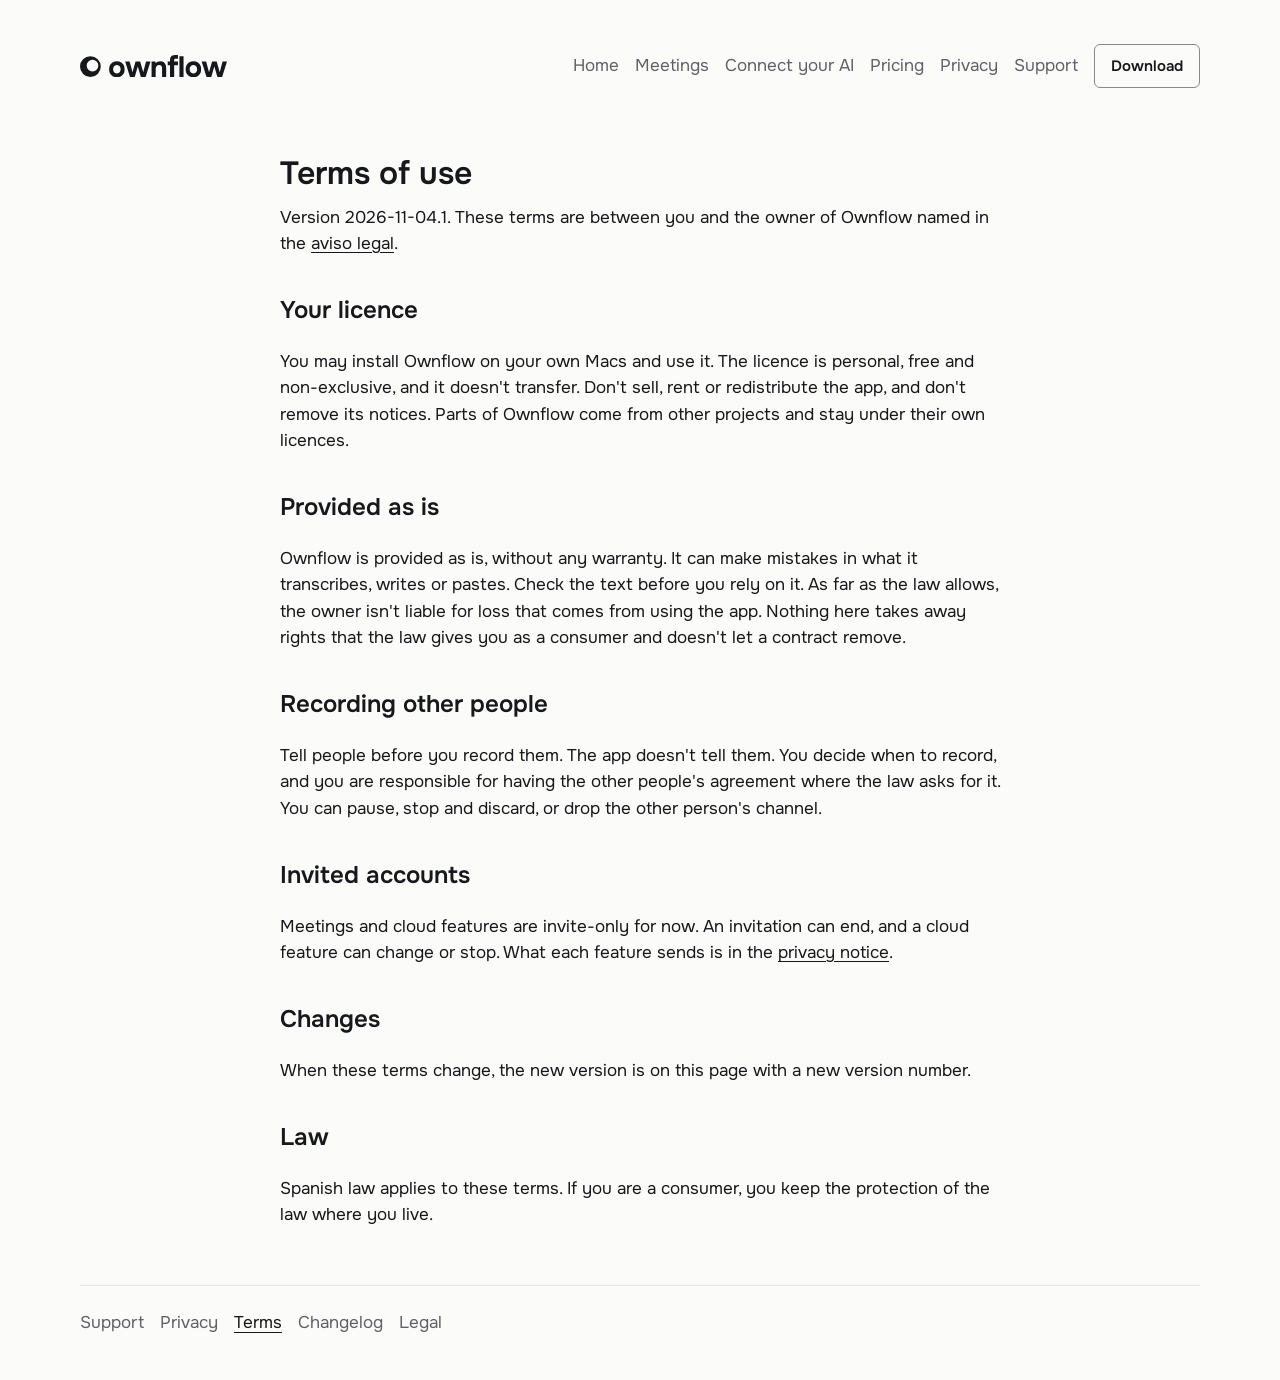
<file: terms.html>
<!DOCTYPE html>
<html lang="en">
<head>
  <meta charset="utf-8">
  <meta name="viewport" content="width=device-width, initial-scale=1">
  <title>Ownflow terms of use</title>
  <meta name="description" content="The terms for using Ownflow.">
  <link rel="canonical" href="https://ownflow.ai/terms.html">
  <meta property="og:type" content="website">
  <meta property="og:site_name" content="Ownflow">
  <meta property="og:title" content="Ownflow terms of use">
  <meta property="og:description" content="The terms for using Ownflow.">
  <meta property="og:url" content="https://ownflow.ai/terms.html">
  <meta property="og:image" content="https://ownflow.ai/og.png">
  <meta property="og:image:width" content="1200">
  <meta property="og:image:height" content="630">
  <meta property="og:image:alt" content="Ownflow: your voice-first work buddy.">
  <meta name="twitter:card" content="summary_large_image">
  <meta name="twitter:title" content="Ownflow terms of use">
  <meta name="twitter:description" content="The terms for using Ownflow.">
  <meta name="twitter:image" content="https://ownflow.ai/og.png">
  <meta name="theme-color" content="#1f1f1d">
  <meta name="theme-color" content="#fbfbf9" media="(prefers-color-scheme: light)">
  <link rel="icon" href="favicon.svg" type="image/svg+xml">
  <link rel="stylesheet" href="tokens.css">
  <link rel="stylesheet" href="site.css">
</head>
<body>
  <a class="skip" href="#content">Skip to content</a>
  <header class="site-header">
    <a class="mark" href="index.html">
      <picture>
        <source srcset="lockup-light.svg" media="(prefers-color-scheme: light)">
        <img src="lockup-dark.svg" alt="Ownflow" width="147" height="22">
      </picture>
    </a>
    <nav class="nav-bar" aria-label="Pages">
      <ul>
        <li><a href="index.html">Home</a></li>
        <li><a href="meetings.html">Meetings</a></li>
        <li><a href="connect-ai.html">Connect your AI</a></li>
        <li><a href="pricing.html">Pricing</a></li>
        <li><a href="privacy.html">Privacy</a></li>
        <li><a href="support.html">Support</a></li>
      </ul>
    </nav>
    <a class="btn" href="download.html">Download</a>
    <details class="nav-menu">
      <summary aria-label="Menu">
        <svg width="18" height="18" viewBox="0 0 18 18" aria-hidden="true">
          <path d="M2 4.5h14M2 9h14M2 13.5h14" fill="none" stroke="currentColor" stroke-width="1.5" stroke-linecap="round"/>
        </svg>
      </summary>
      <nav aria-label="Menu">
        <ul>
          <li><a href="index.html">Home</a></li>
          <li><a href="meetings.html">Meetings</a></li>
          <li><a href="connect-ai.html">Connect your AI</a></li>
          <li><a href="pricing.html">Pricing</a></li>
          <li><a href="privacy.html">Privacy</a></li>
          <li><a href="support.html">Support</a></li>
        </ul>
      </nav>
    </details>
  </header>
  <main id="content">
    <h1>Terms of use</h1>
    <p>Version 2026-11-04.1. These terms are between you and the owner of Ownflow named in the <a href="legal.html">aviso legal</a>.</p>

    <h2>Your licence</h2>
    <p>You may install Ownflow on your own Macs and use it. The licence is personal, free and non-exclusive, and it doesn't transfer. Don't sell, rent or redistribute the app, and don't remove its notices. Parts of Ownflow come from other projects and stay under their own licences.</p>

    <h2>Provided as is</h2>
    <p>Ownflow is provided as is, without any warranty. It can make mistakes in what it transcribes, writes or pastes. Check the text before you rely on it. As far as the law allows, the owner isn't liable for loss that comes from using the app. Nothing here takes away rights that the law gives you as a consumer and doesn't let a contract remove.</p>

    <h2>Recording other people</h2>
    <p>Tell people before you record them. The app doesn't tell them. You decide when to record, and you are responsible for having the other people's agreement where the law asks for it. You can pause, stop and discard, or drop the other person's channel.</p>

    <h2>Invited accounts</h2>
    <p>Meetings and cloud features are invite-only for now. An invitation can end, and a cloud feature can change or stop. What each feature sends is in the <a href="privacy.html">privacy notice</a>.</p>

    <h2>Changes</h2>
    <p>When these terms change, the new version is on this page with a new version number.</p>

    <h2>Law</h2>
    <p>Spanish law applies to these terms. If you are a consumer, you keep the protection of the law where you live.</p>
  </main>
  <footer class="site-footer">
    <nav aria-label="Footer">
      <ul>
        <li><a href="support.html">Support</a></li>
        <li><a href="privacy.html">Privacy</a></li>
        <li><a href="terms.html" aria-current="page">Terms</a></li>
        <li><a href="changelog.html">Changelog</a></li>
        <li><a href="legal.html">Legal</a></li>
      </ul>
    </nav>
  </footer>
</body>
</html>
</file>
<file: tokens.css>
/* Night (spec-brand-night, bn-4): the colour values of
   _bmad-output/specs/spec-brand-night/tokens.md, the same ones the app carries
   in apps/desktop/src/styles/theme.css. Dark first; the light values follow
   prefers-color-scheme. No accent hue: buttons are ink, links are ink and
   underlined. --color-live is only the recording light in the hero mock.
   website/test_tokens.py checks the values, every text pair at 4.5:1, control
   edges at 3:1, and where the live red may appear. */

/* Onest is the one brand typeface (spec-brand-night CAP-2): Onest 2.001,
   variable wght 400 to 700, self-hosted beside its licence (fonts/OFL.txt).
   No font is fetched from another host. */
@font-face {
  font-family: "Onest";
  src: url("fonts/onest.woff2") format("woff2");
  font-weight: 400 700;
  font-style: normal;
  font-display: swap;
}

:root {
  color-scheme: dark;

  --color-paper: #1f1f1d;
  --color-side: #262624;
  --color-ink: #f2f1ed;
  --color-meta: #a4a39c;
  --color-line: #33322f;
  --color-edge: #77766f;
  --color-wash: rgba(242, 241, 237, 0.07);
  --color-panel: #141413;
  --color-panel-ink: #f2f1ed;
  --color-panel-meta: #a4a39c;
  --color-on-ink: #1f1f1d;
  --color-live: #ff453a;
  --color-moss: #6fcf97;
  --color-warning: #fbbf24;
  --color-focus: var(--color-ink);
  /* The one shadow: the hero window, as in the Night mockups. */
  --shadow-window: 0 0 0 1px var(--color-line), 0 18px 44px rgba(0, 0, 0, 0.45);

  --font-display: "Onest", ui-sans-serif, system-ui, -apple-system, "Segoe UI", sans-serif;
  --font-body: "Onest", ui-sans-serif, system-ui, -apple-system, "Segoe UI", sans-serif;
  --font-mono: ui-monospace, "SF Mono", Menlo, Consolas, monospace;

  --text-display: 3rem;
  --text-title: 2rem;
  --text-section: 1.5rem;
  --text-body: 1.0625rem;
  --text-small: 0.875rem;
  --leading-display: 1.05;
  --leading-title: 1.15;
  --leading-body: 1.55;
  --weight-display: 700;
  --weight-title: 600;
  --tracking-display: -0.02em;

  --page: 1120px;
  --column: 720px;
  --gutter: 1.5rem;
  --space-2: 0.5rem;
  --space-3: 1rem;
  --space-4: 1.5rem;
  --space-5: 2.75rem;
  --space-section: 2.5rem;
  --under-h1: 12px;
  --under-h2: 24px;

  --control: 2.75rem;
  --radius-control: 6px;
  --radius-window: 14px;
  --focus-width: 2px;
  --focus-offset: 3px;
  --label-col: 9rem;
}

@media (prefers-color-scheme: light) {
  :root {
    color-scheme: light;

    --color-paper: #fbfbf9;
    --color-side: #f3f2ee;
    --color-ink: #17181c;
    --color-meta: #5f6068;
    --color-line: #e7e5df;
    --color-edge: #8a8983;
    --color-wash: rgba(23, 24, 28, 0.06);
    --color-panel: #17181c;
    --color-panel-ink: #fbfbf9;
    --color-panel-meta: #a4a39c;
    --color-on-ink: #fbfbf9;
    --color-live: #ff453a;
    --color-moss: #1c754a;
    --color-warning: #9a3412;
    --shadow-window: 0 0 0 1px var(--color-line), 0 18px 44px rgba(23, 24, 28, 0.12);
  }
}
</file>
<file: site.css>
*,
*::before,
*::after {
  box-sizing: border-box;
}

html {
  background: var(--color-paper);
}

body {
  margin: 0;
  overflow-x: hidden;
  background: var(--color-paper);
  color: var(--color-ink);
  font-family: var(--font-body);
  font-size: var(--text-body);
  line-height: var(--leading-body);
  -webkit-font-smoothing: antialiased;
}

.skip {
  position: absolute;
  left: var(--gutter);
  top: var(--space-3);
  transform: translateY(-200%);
  background: var(--color-paper);
  color: var(--color-ink);
  padding: var(--space-2) var(--space-3);
  z-index: 3;
}

.skip:focus {
  transform: none;
}

.site-header,
main,
.site-footer {
  width: min(var(--page), calc(100% - 2 * var(--gutter)));
  margin-inline: auto;
}

.site-header {
  display: flex;
  flex-wrap: nowrap;
  align-items: center;
  gap: var(--space-3);
  padding-top: var(--space-5);
  padding-bottom: var(--space-4);
}

.mark {
  display: inline-flex;
  margin-right: auto;
  color: var(--color-ink);
  line-height: 0;
  text-decoration: none;
}

/* The Eclipse lockup from apps/desktop/icon-source (bn-3), 22 px tall. */
.mark img {
  display: block;
  width: auto;
  height: 1.375rem;
}

.nav-bar ul,
.nav-menu ul,
.site-footer ul {
  display: flex;
  align-items: center;
  gap: var(--space-3);
  list-style: none;
  margin: 0;
  padding: 0;
}

.nav-menu {
  display: none;
  position: relative;
}

.nav-menu summary {
  display: grid;
  place-items: center;
  width: var(--control);
  height: var(--control);
  color: var(--color-ink);
  cursor: pointer;
  list-style: none;
}

.nav-menu summary::-webkit-details-marker {
  display: none;
}

.nav-menu nav {
  position: absolute;
  right: 0;
  top: calc(100% + var(--space-2));
  z-index: 2;
  min-width: 12rem;
  padding: var(--space-2);
  background: var(--color-paper);
  border: 1px solid var(--color-edge);
  border-radius: var(--radius-control);
}

.nav-menu ul {
  flex-direction: column;
  align-items: stretch;
  gap: 0;
}

.nav-bar a,
.nav-menu a,
.site-footer a {
  color: var(--color-meta);
  line-height: 1;
  text-decoration: none;
}

.nav-bar a:hover,
.nav-menu a:hover,
.site-footer a:hover {
  color: var(--color-ink);
}

.nav-bar a,
.site-footer a {
  white-space: nowrap;
  display: inline-flex;
  align-items: center;
  height: 1.5rem;
}

.nav-menu a {
  display: flex;
  align-items: center;
  min-height: var(--control);
}

.nav-menu a {
  display: block;
  padding: var(--space-3);
}

.nav-bar a[aria-current="page"],
.nav-menu a[aria-current="page"],
.site-footer a[aria-current="page"] {
  color: var(--color-ink);
  text-decoration: underline;
  text-underline-offset: 0.25em;
}

.page-download .site-header .btn {
  display: none;
}

.btn {
  display: inline-flex;
  align-items: center;
  justify-content: center;
  min-height: var(--control);
  padding: 0 1rem;
  border-radius: var(--radius-control);
  background: var(--color-ink);
  color: var(--color-on-ink);
  font-size: 0.9375rem;
  font-weight: 600;
  line-height: 1;
  text-decoration: none;
  white-space: nowrap;
}

.btn:visited {
  color: var(--color-on-ink);
}

/* One filled button per view (Night): the header's Download and the invite
   actions under "Download for Mac" are secondary, edge-outlined with ink text. */
.site-header .btn,
.page-download .support-act .btn,
.page-download .invite-form .btn {
  border: 1px solid var(--color-edge);
  background: transparent;
  color: var(--color-ink);
}

.site-header .btn:visited,
.page-download .support-act .btn:visited {
  color: var(--color-ink);
}

.site-header .btn:hover,
.page-download .support-act .btn:hover,
.page-download .invite-form .btn:hover {
  background: var(--color-wash);
}

a:focus-visible,
.skip:focus,
summary:focus-visible,
button:focus-visible,
input:focus-visible,
.invite-done:focus-visible {
  outline: var(--focus-width) solid var(--color-focus);
  outline-offset: var(--focus-offset);
}

main {
  padding-top: var(--space-5);
  padding-bottom: var(--space-section);
}

main > :not(.hero):not(.ledger):not(.close):not(.wide) {
  width: min(var(--column), 100%);
  margin-inline: auto;
}

main a:not(.btn) {
  color: var(--color-ink);
  text-decoration: underline;
  text-underline-offset: 0.18em;
}

main a:not(.btn):visited {
  color: var(--color-ink);
}

h1,
h2,
.claim,
.ledger thead th {
  font-family: var(--font-display);
  font-weight: var(--weight-title);
}

h1 {
  margin: 0 0 var(--under-h1);
  font-size: var(--text-title);
  line-height: var(--leading-title);
}

h2,
h3 {
  margin: var(--space-section) 0 var(--under-h2);
  font-family: var(--font-display);
  font-weight: var(--weight-title);
  line-height: var(--leading-title);
}

h2 {
  font-size: var(--text-section);
}

h3 {
  font-size: 1.25rem;
}

p {
  margin: 0 0 var(--space-3);
}

/* Home hero: strong type on the left, a CSS-only voice visual on the right.
   The visual is two keycaps and a waveform. It is not a picture of the app. */
.hero {
  display: grid;
  grid-template-columns: minmax(0, 1.2fr) minmax(0, 0.8fr);
  gap: var(--space-5);
  align-items: center;
  width: 100%;
  padding-block: var(--space-4) var(--space-3);
}

.hero h1 {
  margin: 0 0 var(--space-4);
  font-size: clamp(2.5rem, 6.2vw, 4.5rem);
  font-weight: var(--weight-display);
  line-height: 1.02;
  letter-spacing: var(--tracking-display);
  text-wrap: balance;
}

.lead {
  max-width: 34rem;
  margin: 0 0 var(--space-4);
  font-size: 1.25rem;
  line-height: 1.45;
}

.hero-actions {
  display: flex;
  flex-wrap: wrap;
  align-items: center;
  gap: var(--space-3) var(--space-4);
}

.hero .btn,
.close .btn {
  min-height: 3rem;
  padding: 0 1.5rem;
  font-size: 1rem;
}

.hero-meta {
  margin: 0;
  color: var(--color-meta);
  font-size: var(--text-small);
  line-height: 1.5;
}

.voice {
  display: grid;
  gap: var(--space-4);
  justify-items: center;
  padding: var(--space-5) var(--space-4) var(--space-4);
  border-radius: var(--radius-window);
  background: var(--color-panel);
  color: var(--color-panel-ink);
  box-shadow: var(--shadow-window);
}

.keys {
  display: flex;
  align-items: center;
  gap: var(--space-2);
}

.key {
  display: grid;
  align-content: end;
  justify-items: start;
  min-width: 4.5rem;
  height: 4.25rem;
  padding: 0.5rem 0.7rem;
  border: 1px solid var(--color-edge);
  border-radius: 0.6rem;
  background: var(--color-side);
  color: var(--color-ink);
  box-shadow: 0 3px 0 var(--color-line);
  font-size: var(--text-small);
  line-height: 1.1;
}

.key b {
  font-size: 1.125rem;
  font-weight: 500;
  line-height: 1;
}

.key-space {
  min-width: 8.5rem;
}

.keys .plus {
  color: var(--color-panel-meta);
}

.wave {
  display: flex;
  align-items: center;
  justify-content: center;
  gap: 4px;
  width: 100%;
  height: 4.5rem;
}

.wave i {
  flex: 1 1 0;
  max-width: 6px;
  height: var(--h);
  border-radius: 3px;
  background: var(--color-panel-ink);
  animation: wave 1.6s ease-in-out infinite;
  animation-delay: calc(var(--i) * -110ms);
}

@keyframes wave {
  0%,
  100% {
    transform: scaleY(0.4);
  }

  50% {
    transform: scaleY(1);
  }
}

@media (prefers-reduced-motion: reduce) {
  .wave i {
    animation: none;
  }
}

.voice-cap {
  margin: 0;
  color: var(--color-panel-meta);
  font-size: var(--text-small);
}

/* Home and feature sections. */
.band {
  margin-top: var(--space-section);
  padding-top: var(--space-section);
  border-top: 1px solid var(--color-line);
}

.band > h2 {
  margin-top: 0;
}

.band > h2 + p {
  max-width: var(--column);
}

.split {
  display: grid;
  grid-template-columns: minmax(0, 1fr) minmax(0, 1fr);
  gap: var(--space-4) var(--space-5);
  align-items: start;
}

.split > div > :last-child {
  margin-bottom: 0;
}

.points {
  margin: 0;
  padding: 0;
  list-style: none;
}

.points li {
  margin: 0;
  padding-block: var(--space-3);
  border-top: 1px solid var(--color-line);
}

.points strong {
  display: block;
  font-weight: 600;
}

.band h3 {
  margin: var(--space-4) 0 var(--space-2);
  font-size: 1.125rem;
}

.cards {
  display: grid;
  grid-template-columns: repeat(auto-fit, minmax(15rem, 1fr));
  gap: var(--space-4);
  margin: var(--space-4) 0;
  padding: 0;
  list-style: none;
}

.cards > li {
  margin: 0;
  padding: var(--space-4);
  border: 1px solid var(--color-line);
  border-radius: var(--radius-window);
  background: var(--color-side);
}

main .cards > li + li {
  margin-top: 0;
}

.cards h3 {
  margin: 0 0 var(--space-2);
  font-size: 1.125rem;
}

.cards p {
  margin: 0;
  color: var(--color-meta);
}

.fine {
  color: var(--color-meta);
  font-size: var(--text-small);
}

/* Pricing cards. */
.tiers h2 {
  margin: 0 0 var(--space-2);
  font-size: 1.125rem;
}

.tiers .price {
  margin: 0 0 var(--space-3);
  color: var(--color-ink);
  font-size: 2.25rem;
  font-weight: var(--weight-display);
  line-height: 1.1;
  letter-spacing: var(--tracking-display);
}

.tiers .price small {
  color: var(--color-meta);
  font-size: var(--text-small);
  font-weight: 400;
  letter-spacing: 0;
}

.tiers p {
  color: var(--color-ink);
}

.tiers ul {
  margin: var(--space-3) 0 0;
  padding-left: 1.1em;
  color: var(--color-meta);
  font-size: 0.9375rem;
}

main .tiers li li {
  margin-top: var(--space-2);
}

.test-line {
  margin: var(--space-3) 0 0;
  padding: var(--space-3) var(--space-4);
  border: 1px solid var(--color-edge);
  border-radius: var(--radius-control);
  font-weight: 600;
}

/* Code in text and in snippets. */
:not(pre) > code {
  padding: 0.1em 0.35em;
  border-radius: 4px;
  background: var(--color-wash);
}

pre {
  margin: 0 0 var(--space-3);
  padding: var(--space-3) var(--space-4);
  border-radius: var(--radius-control);
  background: var(--color-panel);
  color: var(--color-panel-ink);
  font-family: var(--font-mono);
  font-size: var(--text-small);
  line-height: 1.5;
  white-space: pre-wrap;
  overflow-wrap: anywhere;
}

pre code {
  font-size: inherit;
}

.close {
  display: flex;
  align-items: center;
  justify-content: space-between;
  gap: var(--space-4);
  margin-top: var(--space-section);
  padding-top: var(--space-4);
  border-top: 1px solid var(--color-line);
}

.close p {
  margin: 0;
}

.download-act {
  margin-block: var(--space-4);
}

.btn-download {
  flex-direction: column;
  gap: 0.35rem;
  padding: 0.7rem 1.25rem;
  white-space: normal;
  text-align: center;
}

.btn-download span {
  font-size: 1.0625rem;
}

.btn-download small {
  font-size: var(--text-small);
  font-weight: 500;
}

.support-act {
  display: flex;
  align-items: center;
  flex-wrap: wrap;
  gap: var(--space-3);
}

/* The invite form (invite.js). Hidden until data-invite-endpoint is set. */
button.btn {
  border: 0;
  font-family: inherit;
  cursor: pointer;
}

.btn[aria-disabled="true"] {
  opacity: 0.7;
  cursor: progress;
}

.invite-form {
  display: grid;
  gap: var(--space-2);
  margin-block: var(--space-3);
}

.invite-form label {
  font-weight: 600;
}

.invite-row {
  display: flex;
  flex-wrap: wrap;
  gap: var(--space-3);
}

.invite-row input {
  flex: 1 1 16rem;
  min-width: 0;
  min-height: var(--control);
  padding: 0 0.75rem;
  border: 1px solid var(--color-edge);
  border-radius: var(--radius-control);
  background: var(--color-paper);
  color: var(--color-ink);
  font: inherit;
}

.invite-row input[aria-invalid="true"] {
  border-color: var(--color-warning);
  border-width: 2px;
}

.invite-error {
  margin: 0;
  font-weight: 600;
}

.invite-note {
  margin: 0;
  color: var(--color-meta);
  font-size: var(--text-small);
}

.invite-done {
  margin-block: var(--space-3);
}

.sr-only {
  position: absolute;
  width: 1px;
  height: 1px;
  padding: 0;
  margin: -1px;
  overflow: hidden;
  clip: rect(0, 0, 0, 0);
  white-space: nowrap;
  border: 0;
}

.detail {
  display: none;
}

.does {
  margin: 0;
  border-bottom: 1px solid var(--color-line);
}

.does > div,
.facts > div {
  display: grid;
  grid-template-columns: var(--label-col) minmax(0, 1fr);
  gap: var(--space-2) var(--space-4);
  align-items: baseline;
  padding-block: var(--space-3);
  border-top: 1px solid var(--color-line);
}

.does dt,
.does dd,
.facts dt,
.facts dd {
  margin: 0;
}

.does dt,
.facts dt {
  font-weight: 600;
}

table {
  width: 100%;
  border-collapse: collapse;
  margin: var(--space-4) 0 var(--space-3);
}

.ledger,
.summary {
  margin-top: var(--under-h2);
}

h2 + .ledger {
  margin-top: 0;
}

th,
td {
  text-align: left;
  vertical-align: top;
  padding: var(--space-3) var(--space-3) var(--space-3) 0;
  border-top: 1px solid var(--color-line);
  font-weight: 400;
}

thead th {
  border-top: 0;
  font-weight: var(--weight-title);
}

tbody th {
  font-weight: 600;
}

.cell-label {
  display: none;
}

.ledger tbody th code {
  white-space: nowrap;
  overflow-wrap: normal;
}

.ledger tbody th {
  padding-right: var(--space-4);
}

.ledger thead th {
  font-size: var(--text-body);
}

ul,
ol {
  margin: 0 0 var(--space-3);
  padding-left: 1.2em;
}

main li + li {
  margin-top: var(--space-3);
}

.nav-bar li + li,
.nav-menu li + li,
.site-footer li + li {
  margin-top: 0;
}

.toc {
  margin-top: var(--under-h2);
}

.proc {
  margin-top: var(--under-h2);
  padding-top: var(--under-h2);
  border-top: 1px solid var(--color-line);
}

.proc h3 {
  margin: 0 0 var(--under-h1);
}

.proc p {
  margin: 0 0 var(--space-3);
}

.k {
  display: block;
  margin-bottom: 0.25rem;
  color: var(--color-meta);
  font-size: var(--text-small);
}

.toc ol {
  margin: var(--space-3) 0 0;
  padding-left: 1.2em;
}

.fold {
  margin-top: var(--space-section);
  border-top: 1px solid var(--color-line);
}

.fold summary {
  display: flex;
  align-items: baseline;
  justify-content: space-between;
  gap: var(--space-3);
  padding-block: var(--space-3);
  cursor: pointer;
  list-style: none;
  font-family: var(--font-display);
  font-size: var(--text-section);
  font-weight: var(--weight-title);
  line-height: var(--leading-title);
}

.fold summary::-webkit-details-marker {
  display: none;
}

.fold summary::after {
  content: "";
  width: 0.45rem;
  height: 0.45rem;
  border-right: 1.5px solid var(--color-meta);
  border-bottom: 1.5px solid var(--color-meta);
  transform: translateY(-0.15em) rotate(45deg);
  flex: none;
}

.fold[open] summary::after {
  transform: translateY(0.15em) rotate(-135deg);
}

.fold-body {
  padding-bottom: var(--space-3);
}

.fold-body > :first-child {
  margin-top: 0;
}

code {
  font-family: var(--font-mono);
  font-size: 0.92em;
  overflow-wrap: anywhere;
}

.site-footer {
  border-top: 1px solid var(--color-line);
  padding-top: var(--space-4);
  padding-bottom: var(--space-5);
}

/* Six links and the button need about 56rem. Below it, they fold into the menu. */
@media (max-width: 56rem) {
  .nav-bar {
    display: none;
  }

  .nav-menu {
    display: block;
  }
}

@media (max-width: 46rem) {
  h1 {
    font-size: 1.75rem;
  }

  .hero {
    display: block;
    padding-top: 0;
  }

  .hero h1 {
    font-size: clamp(2.25rem, 11vw, 3rem);
  }

  .lead {
    font-size: 1.125rem;
  }

  .voice {
    margin-top: var(--space-5);
  }

  .key {
    min-width: 3.75rem;
  }

  .key-space {
    min-width: 6.5rem;
  }

  .split {
    grid-template-columns: 1fr;
  }

  .close {
    align-items: flex-start;
    flex-direction: column;
  }

  thead {
    display: none;
  }

  tr {
    display: block;
    padding-bottom: var(--space-3);
    border-top: 1px solid var(--color-line);
  }

  th,
  td {
    display: block;
    padding: var(--space-3) 0 0;
    border-top: 0;
  }

  .cell-label {
    display: block;
    margin-bottom: 0.25rem;
    color: var(--color-ink);
    font-size: var(--text-small);
    font-weight: 600;
  }

  .facts > div {
    grid-template-columns: 1fr;
    gap: 0.25rem;
  }
}

/* contact.js hides the mail buttons while support.json has no address. */
[hidden] {
  display: none !important;
}
</file>
<file: meetings.css>
/* Meetings page. A light, editorial look of its own: serif display, warm paper,
   olive and lime. It does not use the Night tokens. Fonts are system fonts and
   the self-hosted Onest from tokens.css; nothing loads from another host. */

.mt {
  --bg: #f8f7f3;
  --ink: #1f1f1d;
  --meta: #66655f;
  --line: #e4e2da;
  --card: #f3f2ec;
  --olive: #4a5b0c;
  --lime: #c9da4a;
  --lime-deep: #a9b93f;
  --dark: #232321;
  --serif: "Iowan Old Style", "Palatino Linotype", Palatino, "Book Antiqua", Georgia, serif;
  --sans: "Onest", ui-sans-serif, system-ui, -apple-system, "Segoe UI", sans-serif;
  --wrap: 1180px;
  --gut: clamp(1rem, 4vw, 2.5rem);

  margin: 0;
  background: var(--bg);
  color: var(--ink);
  font-family: var(--sans);
  font-size: 1.0625rem;
  line-height: 1.5;
  -webkit-font-smoothing: antialiased;
}

.mt *,
.mt *::before,
.mt *::after {
  box-sizing: border-box;
}

.mt a {
  color: inherit;
}

.mt :focus-visible {
  outline: 2px solid var(--olive);
  outline-offset: 3px;
}

.mt .skip {
  position: absolute;
  left: -999px;
}

.mt .skip:focus {
  left: var(--gut);
  top: 0.5rem;
  z-index: 50;
  padding: 0.5rem 0.9rem;
  background: #fff;
  border-radius: 8px;
}

.mt .sr-only {
  position: absolute;
  width: 1px;
  height: 1px;
  margin: -1px;
  overflow: hidden;
  clip: rect(0, 0, 0, 0);
  white-space: nowrap;
}

.mt [hidden] {
  display: none !important;
}

/* Buttons */
.mt .btn {
  display: inline-flex;
  align-items: center;
  justify-content: center;
  gap: 0.5rem;
  min-height: 2.75rem;
  padding: 0 1.25rem;
  border: 1px solid transparent;
  border-radius: 999px;
  background: var(--olive);
  color: #fff;
  font: 500 1rem/1 var(--sans);
  text-decoration: none;
  cursor: pointer;
}

.mt .btn:hover {
  background: #3a4909;
}

.mt .btn.ghost {
  background: transparent;
  border-color: var(--line);
  color: var(--ink);
}

.mt .btn.big {
  min-height: 3.5rem;
  padding: 0 1.75rem;
  font-size: 1.125rem;
}

/* Header: a floating pill that gains a box once you scroll. */
.mt .site-header {
  position: sticky;
  top: 0.75rem;
  z-index: 20;
  display: flex;
  align-items: center;
  gap: 1.5rem;
  width: min(var(--wrap), calc(100% - 2 * var(--gut)));
  margin: 0.75rem auto 0;
  padding: 0.5rem 0.6rem 0.5rem 1.25rem;
  border-radius: 999px;
  background: transparent;
  transition: background 0.2s, box-shadow 0.2s;
}

.mt.scrolled .site-header {
  background: #fff;
  box-shadow: 0 0 0 1px var(--line), 0 8px 28px rgba(31, 31, 29, 0.1);
}

.mt .mark {
  display: flex;
  flex: none;
}

.mt .mark img {
  display: block;
  height: 22px;
  width: auto;
}

.mt .nav-bar {
  flex: 1;
}

.mt .nav-bar ul {
  display: flex;
  justify-content: center;
  gap: 1.5rem;
  margin: 0;
  padding: 0;
  list-style: none;
}

.mt .nav-bar a {
  white-space: nowrap;
  text-decoration: none;
  font-size: 0.9375rem;
}

.mt .nav-bar a[aria-current="page"] {
  text-decoration: underline;
  text-underline-offset: 0.3em;
}

.mt .nav-menu {
  display: none;
  position: relative;
}

.mt .nav-menu summary {
  display: grid;
  place-items: center;
  width: 2.75rem;
  height: 2.75rem;
  list-style: none;
  cursor: pointer;
}

.mt .nav-menu summary::-webkit-details-marker {
  display: none;
}

.mt .nav-menu nav {
  position: absolute;
  right: 0;
  top: 3.25rem;
  min-width: 11rem;
  padding: 0.5rem 1rem;
  border-radius: 16px;
  background: #fff;
  box-shadow: 0 0 0 1px var(--line), 0 12px 32px rgba(31, 31, 29, 0.14);
}

.mt .nav-menu ul {
  margin: 0;
  padding: 0;
  list-style: none;
}

.mt .nav-menu a {
  display: block;
  padding: 0.6rem 0;
  text-decoration: none;
}

.mt-wrap {
  width: min(var(--wrap), calc(100% - 2 * var(--gut)));
  margin-inline: auto;
}

/* Hero */
.mt-hero {
  display: grid;
  grid-template-columns: minmax(0, 1.05fr) minmax(0, 1fr);
  align-items: center;
  gap: clamp(1.5rem, 4vw, 4rem);
  width: 100%;
  margin: 0;
  padding: clamp(2rem, 5vw, 4.5rem) 0 clamp(3rem, 6vw, 6rem) max(var(--gut), calc((100% - var(--wrap)) / 2));
}

.mt-badge {
  display: inline-flex;
  align-items: center;
  gap: 0.6rem;
  padding: 0.3rem 0.9rem 0.3rem 0.3rem;
  border-radius: 999px;
  background: #efeee8;
  font-size: 0.9375rem;
  text-decoration: none;
}

.mt-badge b {
  padding: 0.2rem 0.65rem;
  border-radius: 999px;
  background: var(--lime);
  font-weight: 500;
}

.mt-hero h1 {
  margin: 1.75rem 0 0;
  font-family: var(--serif);
  font-size: clamp(2.6rem, 6.6vw, 6rem);
  font-weight: 400;
  line-height: 0.98;
  letter-spacing: -0.025em;
  text-wrap: balance;
}

.mt-hero .sub {
  margin: 2rem 0 0;
  font-size: clamp(1.1rem, 1.6vw, 1.375rem);
  line-height: 1.35;
}

.mt-hero .act {
  margin-top: 2rem;
}

.mt-hero .plat {
  margin: 1.5rem 0 0;
  color: var(--meta);
  font-size: 0.9375rem;
}

/* The collage and the app window */
.mt-art {
  position: relative;
  min-height: clamp(28rem, 40vw, 37rem);
}

.mt-art .halftone {
  position: absolute;
  inset: 0 0 0 14%;
  background:
    radial-gradient(rgba(10, 10, 20, 0.55) 1.1px, transparent 1.7px) 0 0 / 7px 7px,
    radial-gradient(circle at 78% 30%, #ff7a2e 0 9%, #e0457b 24%, #3c3a8c 48%, #151522 78%);
  border-radius: 22px 0 0 22px;
}

.mt-art .lime {
  position: absolute;
  left: 0;
  top: 12%;
  bottom: 18%;
  width: 26%;
  background: var(--lime);
  background-image: repeating-linear-gradient(115deg, transparent 0 14px, rgba(31, 31, 29, 0.07) 14px 15px);
}

.mt-art .ink {
  position: absolute;
  left: 0;
  bottom: 0;
  width: 26%;
  height: 22%;
  background: #1c1c1a;
  background-image: radial-gradient(rgba(255, 255, 255, 0.28) 1px, transparent 1.6px);
  background-size: 8px 8px;
}

.mt-card {
  position: absolute;
  left: 18%;
  right: 12%;
  top: 8%;
  height: 72%;
  display: flex;
  flex-direction: column;
  padding: 1.1rem 1.5rem 1.5rem;
  border-radius: 18px;
  background: var(--bg);
  box-shadow: 0 24px 60px rgba(10, 10, 20, 0.35);
  overflow: hidden;
  font-size: 0.9375rem;
}

.mt-lights {
  display: flex;
  gap: 0.45rem;
  margin-bottom: 1.5rem;
}

.mt-lights i {
  width: 0.8rem;
  height: 0.8rem;
  border-radius: 50%;
  background: #ff5f57;
}

.mt-lights i:nth-child(2) { background: #febc2e; }
.mt-lights i:nth-child(3) { background: #28c840; }

.mt-card .title {
  margin: 0;
  font-family: var(--serif);
  font-size: clamp(1.4rem, 2.4vw, 2rem);
  font-weight: 400;
}

.mt-pills {
  display: flex;
  gap: 0.5rem;
  margin: 0.9rem 0 1.4rem;
}

.mt-pills span {
  padding: 0.25rem 0.75rem;
  border-radius: 999px;
  background: #fff;
  box-shadow: 0 0 0 1px var(--line);
  font-size: 0.8125rem;
}

.mt-stage {
  position: relative;
  flex: 1;
}

.mt-stage > div {
  position: absolute;
  inset: 0 0 auto 0;
}

.mt-raw p,
.mt-made p {
  margin: 0 0 0.6rem;
  line-height: 1.4;
}

.mt-made .h {
  margin: 0.9rem 0 0.2rem;
  color: var(--meta);
  font-size: 0.8125rem;
}

.mt-made .h:first-child {
  margin-top: 0;
}

.mt-made li {
  margin: 0 0 0.35rem;
}

.mt-made ul {
  margin: 0;
  padding-left: 1.1rem;
}

.mt-make {
  position: absolute;
  left: 50%;
  bottom: 1.4rem;
  display: inline-flex;
  align-items: center;
  gap: 0.5rem;
  padding: 0.7rem 1.2rem;
  border-radius: 999px;
  background: var(--dark);
  color: #fff;
  font-size: 0.9375rem;
  font-weight: 500;
  transform: translateX(-50%);
  white-space: nowrap;
  opacity: 0;
}

.mt-work {
  display: flex;
  align-items: center;
  gap: 0.6rem;
  width: max-content;
  padding: 0.55rem 1rem;
  border-radius: 999px;
  background: #fff;
  box-shadow: 0 0 0 1px var(--line);
  font-size: 0.9375rem;
  opacity: 0;
}

.mt-work i {
  width: 0.9rem;
  height: 0.9rem;
  border: 2px solid var(--olive);
  border-right-color: transparent;
  border-radius: 50%;
}

.mt-raw { animation: mt-raw 14s infinite; }
.mt-raw p { clip-path: inset(0 100% 0 0); }
.mt-raw p:nth-child(1) { animation: mt-l1 14s steps(36) infinite; }
.mt-raw p:nth-child(2) { animation: mt-l2 14s steps(36) infinite; }
.mt-raw p:nth-child(3) { animation: mt-l3 14s steps(36) infinite; }
.mt-make { animation: mt-make 14s infinite; }
.mt-work { animation: mt-work 14s infinite; }
.mt-work i { animation: mt-spin 0.9s linear infinite; }
.mt-made { opacity: 0; animation: mt-made 14s infinite; }

@keyframes mt-raw { 0%, 56% { opacity: 1; } 62%, 97% { opacity: 0; } 100% { opacity: 1; } }
@keyframes mt-l1 { 0% { clip-path: inset(0 100% 0 0); } 8%, 90% { clip-path: inset(0); } 91%, 100% { clip-path: inset(0 100% 0 0); } }
@keyframes mt-l2 { 0%, 14% { clip-path: inset(0 100% 0 0); } 22%, 90% { clip-path: inset(0); } 91%, 100% { clip-path: inset(0 100% 0 0); } }
@keyframes mt-l3 { 0%, 28% { clip-path: inset(0 100% 0 0); } 36%, 90% { clip-path: inset(0); } 91%, 100% { clip-path: inset(0 100% 0 0); } }
@keyframes mt-make { 0%, 42% { opacity: 0; } 46%, 56% { opacity: 1; } 60%, 100% { opacity: 0; } }
@keyframes mt-work { 0%, 57% { opacity: 0; } 60%, 66% { opacity: 1; } 70%, 100% { opacity: 0; } }
@keyframes mt-made { 0%, 66% { opacity: 0; } 72%, 93% { opacity: 1; } 98%, 100% { opacity: 0; } }
@keyframes mt-spin { to { transform: rotate(360deg); } }

/* The floating call tile */
.mt-call {
  position: absolute;
  right: 4%;
  bottom: 2%;
  width: 11.5rem;
  padding: 0.4rem;
  border-radius: 18px;
  background: #151513;
  box-shadow: 0 18px 40px rgba(10, 10, 20, 0.45);
  color: #fff;
}

.mt-tile {
  position: relative;
  display: flex;
  align-items: flex-end;
  justify-content: space-between;
  height: 5.2rem;
  padding: 0.55rem 0.7rem;
  border-radius: 12px;
  background: #2b2b28;
  font-size: 0.8125rem;
}

.mt-tile + .mt-tile {
  margin-top: 0.3rem;
  background: #34342f;
}

.mt-bars {
  display: flex;
  gap: 3px;
  align-items: flex-end;
  height: 1.4rem;
}

.mt-bars i {
  display: block;
  width: 3px;
  height: 100%;
  border-radius: 2px;
  background: var(--lime);
  transform-origin: bottom;
  animation: mt-bar 1.1s ease-in-out infinite;
}

.mt-bars i:nth-child(2) { animation-delay: -0.3s; }
.mt-bars i:nth-child(3) { animation-delay: -0.6s; }
.mt-bars i:nth-child(4) { animation-delay: -0.9s; }

@keyframes mt-bar { 0%, 100% { transform: scaleY(0.25); } 50% { transform: scaleY(1); } }

.mt-rec {
  display: flex;
  align-items: center;
  justify-content: center;
  gap: 0.45rem;
  padding: 0.5rem 0 0.2rem;
  font-size: 0.8125rem;
  font-variant-numeric: tabular-nums;
}

.mt-rec i {
  width: 0.55rem;
  height: 0.55rem;
  border-radius: 50%;
  background: var(--color-live);
}

@media (prefers-reduced-motion: reduce) {
  .mt-raw, .mt-raw p, .mt-raw p:nth-child(n), .mt-note .cursor, .mt-make, .mt-work, .mt-work i, .mt-made, .mt-bars i {
    animation: none;
  }
  .mt-raw, .mt-make, .mt-work { opacity: 0; }
  .mt-made { opacity: 1; }
  .mt-bars i { transform: scaleY(0.6); }
}

/* Dark section: the "+" grid */
.mt-dark {
  position: relative;
  margin-top: 0;
  padding: 0 0 4rem;
  background: var(--dark);
  color: #f3f2ec;
}

/* The big heading is cut in half by the dark section, as on Granola. */
.mt-peek {
  margin: 0;
  height: 0.52em;
  overflow: hidden;
  font-family: var(--serif);
  font-size: clamp(3.5rem, 13vw, 11rem);
  font-weight: 400;
  line-height: 1.05;
  letter-spacing: -0.03em;
  text-align: center;
}

.mt-dark .lede {
  margin: 0;
  padding-top: 5rem;
  text-align: center;
  font-family: var(--serif);
  font-size: 1.5rem;
}

.mt-grid {
  position: relative;
  display: grid;
  grid-template-columns: repeat(4, 1fr);
  margin-top: 4rem;
}

.mt-grid > div {
  position: relative;
  padding: 2.2rem 1.4rem 0.5rem;
  border-top: 1px solid #3a3a37;
  text-align: center;
}

.mt-grid > div::after {
  content: "+";
  position: absolute;
  left: -0.45rem;
  top: -0.9rem;
  color: #8c8b84;
  font-size: 1.5rem;
  line-height: 1;
}

.mt-grid h3 {
  margin: 0 0 0.6rem;
  font-family: var(--serif);
  font-size: 1.75rem;
  font-weight: 400;
}

.mt-grid p {
  margin: 0;
  color: #bdbcb5;
  font-size: 0.9375rem;
}

/* Walkthrough */
.mt-walk {
  padding: 7rem 0 5rem;
}

.mt-walk > h2,
.mt-privacy h2 {
  margin: 0 0 3rem;
  font-family: var(--serif);
  font-size: clamp(2.2rem, 4.5vw, 3.75rem);
  font-weight: 400;
  line-height: 1.05;
  letter-spacing: -0.02em;
}

.mt-walk-grid {
  display: grid;
  grid-template-columns: minmax(10rem, 17rem) minmax(0, 1fr);
  gap: 3rem;
  align-items: start;
}

.mt-tabs {
  position: sticky;
  top: 6rem;
}

.mt-tabs ol {
  margin: 0;
  padding: 0;
  list-style: none;
}

.mt-tabs a {
  display: block;
  padding: 0.7rem 0;
  border-bottom: 1px solid var(--line);
  color: var(--meta);
  text-decoration: none;
}

.mt-tabs a[aria-current="location"] {
  border-bottom: 2px solid var(--ink);
  color: var(--ink);
}

.mt-step {
  margin-bottom: 2.5rem;
  padding: clamp(1.5rem, 3vw, 2.5rem);
  border-radius: 22px;
  background: linear-gradient(150deg, #dfe9d0, #c4dad4);
  scroll-margin-top: 6rem;
}

.mt-step:nth-child(2) { background: linear-gradient(150deg, #eadfc9, #e2c7b3); }
.mt-step:nth-child(3) { background: linear-gradient(150deg, #d7dcec, #c5cfe6); }

.mt-step h3 {
  margin: 0 0 0.75rem;
  font-family: var(--serif);
  font-size: clamp(1.8rem, 3vw, 2.5rem);
  font-weight: 400;
  line-height: 1.1;
}

.mt-step p {
  max-width: 40rem;
  margin: 0 0 0.9rem;
}

.mt-panel {
  max-width: 36rem;
  margin-top: 1.5rem;
  padding: 1rem 1.2rem;
  border-radius: 16px;
  background: var(--bg);
  box-shadow: 0 10px 30px rgba(31, 31, 29, 0.12);
  font-size: 0.9375rem;
}

.mt-panel .row {
  display: grid;
  grid-template-columns: 3rem 3.2rem 1fr;
  gap: 0.5rem;
  padding: 0.4rem 0;
}

.mt-panel .row span:nth-child(-n + 2) {
  color: var(--meta);
  font-size: 0.8125rem;
  padding-top: 0.12rem;
}

.mt-chips {
  display: flex;
  flex-wrap: wrap;
  gap: 0.5rem;
  align-items: center;
}

.mt-chips span,
.mt-chips b {
  padding: 0.35rem 0.9rem;
  border-radius: 999px;
  font-size: 0.875rem;
}

.mt-chips span {
  background: #fff;
  box-shadow: 0 0 0 1px var(--line);
}

.mt-chips b {
  background: var(--dark);
  color: #fff;
  font-weight: 500;
}

.mt-list > div {
  display: flex;
  justify-content: space-between;
  padding: 0.6rem 0;
}

.mt-list > div + div {
  border-top: 1px solid var(--line);
}

.mt-list span:last-child {
  color: var(--meta);
}

/* Green section */
.mt-green {
  padding: 6rem 0;
  background: var(--lime-deep);
}

.mt-green .inner {
  display: grid;
  grid-template-columns: minmax(0, 1fr) minmax(0, 1.1fr);
  gap: 3rem;
  align-items: center;
}

.mt-green .kicker {
  margin: 0 0 1.5rem;
  font-family: var(--serif);
}

.mt-green h2 {
  margin: 0;
  font-family: var(--serif);
  font-size: clamp(3rem, 7vw, 6.2rem);
  font-weight: 400;
  line-height: 0.98;
  letter-spacing: -0.025em;
}

.mt-green p.txt {
  max-width: 28rem;
  margin: 1.5rem 0 0;
}

.mt-note {
  min-height: 20rem;
  padding: 1.5rem;
  border-radius: 22px;
  background: #fff;
  box-shadow: 0 20px 50px rgba(31, 31, 29, 0.18);
}

.mt-note .cursor {
  display: inline-block;
  width: 2px;
  height: 1.6em;
  margin-bottom: -0.35em;
  background: var(--ink);
  animation: mt-blink 1s steps(1) infinite;
}

@keyframes mt-blink { 50% { opacity: 0; } }

.mt-note .typed {
  margin: 0 0 3rem;
  font-size: 1.125rem;
}

.mt-note .chip {
  display: inline-flex;
  align-items: center;
  gap: 0.6rem;
  padding: 0.55rem 0.9rem 0.55rem 0.55rem;
  border-radius: 12px;
  background: var(--card);
}

.mt-note .chip i {
  display: grid;
  place-items: center;
  width: 1.9rem;
  height: 1.9rem;
  border-radius: 8px;
  background: var(--lime);
  font-style: normal;
  font-weight: 600;
}

/* Privacy */
.mt-privacy {
  padding: 6rem 0 4rem;
}

.mt-privacy .head {
  display: grid;
  grid-template-columns: 1fr 1fr;
  gap: 2rem;
  padding-top: 1.5rem;
  border-top: 1px solid var(--line);
}

.mt-privacy h2 {
  margin: 0;
  font-size: clamp(1.6rem, 2.6vw, 2.2rem);
}

.mt-privacy .head p {
  margin: 0;
  font-size: 1.25rem;
  line-height: 1.4;
}

.mt-scene {
  position: relative;
  display: grid;
  place-items: center;
  margin-top: 2.5rem;
  padding: clamp(1.5rem, 5vw, 4rem);
  border-radius: 22px;
  background:
    radial-gradient(circle at 80% 18%, #f6e3b4 0 7%, transparent 7.5%),
    linear-gradient(180deg, #e8b88a 0%, #c98a6a 38%, #6f5d63 62%, #2d3a3e 100%);
  overflow: hidden;
}

.mt-scene::before {
  content: "";
  position: absolute;
  inset: auto 0 0 0;
  height: 45%;
  background:
    linear-gradient(160deg, transparent 48%, #3b4a42 49%) 0 0 / 38% 100% repeat-x,
    linear-gradient(200deg, transparent 52%, #26332f 53%) 20% 0 / 46% 100% repeat-x;
  opacity: 0.85;
}

.mt-modal {
  position: relative;
  width: min(34rem, 100%);
  border-radius: 18px;
  background: var(--bg);
  box-shadow: 0 24px 60px rgba(10, 10, 20, 0.35);
  overflow: hidden;
}

.mt-modal h3 {
  margin: 0;
  padding: 1.2rem 1.5rem;
  border-bottom: 1px solid var(--line);
  font-family: var(--serif);
  font-size: 1.5rem;
  font-weight: 400;
}

.mt-modal dl {
  margin: 0;
  padding: 0.5rem 1.5rem 1.2rem;
}

.mt-modal dl > div {
  display: grid;
  grid-template-columns: 8rem 1fr;
  gap: 1rem;
  padding: 0.85rem 0;
  border-bottom: 1px solid var(--line);
}

.mt-modal dl > div:last-child {
  border-bottom: 0;
}

.mt-modal dt {
  font-weight: 600;
}

.mt-modal dd {
  margin: 0;
  color: var(--meta);
  font-size: 0.9375rem;
}

.mt-tell {
  max-width: 44rem;
  margin: 3rem 0 0;
  font-size: 1.25rem;
  line-height: 1.4;
}

.mt-tell b {
  font-family: var(--serif);
  font-size: 1.8rem;
  font-weight: 400;
  display: block;
  margin-bottom: 0.5rem;
}

.mt-cta {
  display: flex;
  align-items: center;
  justify-content: space-between;
  gap: 1.5rem;
  margin-top: 4rem;
  padding: 2rem 0;
  border-top: 1px solid var(--line);
}

.mt-cta p {
  margin: 0;
  font-family: var(--serif);
  font-size: 1.5rem;
}

/* Footer */
.mt .site-footer {
  padding: 3rem 0 0;
}

.mt .site-footer nav ul {
  display: flex;
  flex-wrap: wrap;
  gap: 1.5rem;
  width: min(var(--wrap), calc(100% - 2 * var(--gut)));
  margin: 0 auto;
  padding: 0;
  list-style: none;
}

.mt .site-footer a {
  color: var(--meta);
  text-decoration: none;
}

.mt-giant {
  display: block;
  width: min(var(--wrap), calc(100% - 2 * var(--gut)));
  height: auto;
  margin: 3rem auto 2.5rem;
}

@media (max-width: 56rem) {
  .mt .site-header { gap: 0.5rem; padding-right: 0.25rem; }
  .mt .nav-menu nav { right: -0.25rem; }
  .mt .nav-bar { display: none; }
  .mt .nav-menu { display: block; }
  .mt .site-header { margin-top: 0.5rem; }
  .mt .site-header .btn { margin-left: auto; }
  .mt-hero { display: block; padding: 1.5rem var(--gut) 3rem; }
  .mt-art { margin-top: 2.5rem; min-height: 28rem; }
  .mt-card { left: 8%; right: 4%; }
  .mt-call { width: 9.5rem; }
  .mt-walk-grid, .mt-green .inner, .mt-privacy .head { grid-template-columns: 1fr; }
  .mt-tabs { display: none; }
  .mt-grid { grid-template-columns: 1fr 1fr; }
  .mt-grid > div::after { content: none !important; }
  .mt-modal dl > div { grid-template-columns: 1fr; gap: 0.2rem; }
  .mt-cta { flex-direction: column; align-items: flex-start; }
  .mt-hero .act .btn { width: 100%; }
}

.mt .nb {
  white-space: nowrap;
}


/* Motion: smooth anchors, hover and focus transitions, reveal on scroll. */
@media (prefers-reduced-motion: no-preference) {
  html { scroll-behavior: smooth; }

  .mt .btn,
  .mt .nav-bar a,
  .mt-tabs a,
  .mt-badge,
  .mt-panel,
  .mt-grid > div {
    transition: background-color 0.2s, color 0.2s, border-color 0.2s, box-shadow 0.25s, transform 0.25s;
  }

  .mt .btn:hover { transform: translateY(-1px); }
  .mt .btn:active { transform: translateY(0); }
    .mt-badge:hover { background: #e7e6de; }

  .mt-js [data-reveal] {
    opacity: 0;
    transform: translateY(1.5rem);
    transition: opacity 0.6s ease, transform 0.6s ease;
  }

  .mt-js [data-reveal].in {
    opacity: 1;
    transform: none;
  }
}

.mt .nav-bar a:hover { text-decoration: underline; text-underline-offset: 0.3em; }
.mt-tabs a:hover { color: var(--ink); }
.mt .nav-menu a[aria-current="page"] { font-weight: 600; }

/* Footer links and the dark section. */
.mt .site-footer a {
  display: inline-block;
  padding: 0.7rem 0;
}

.mt-dark :focus-visible {
  outline-color: #f3f2ec;
}

@media (max-width: 30rem) {
  .mt-grid { grid-template-columns: 1fr; }
}

/* Wide windows: one sticky panel swaps as you scroll through the walkthrough. */
@media (min-width: 56rem) and (min-height: 640px) {
  .mt-js .mt-walk-grid {
    height: 200vh;
  }

  .mt-js .mt-steps {
    position: sticky;
    top: 6rem;
    display: grid;
  }

  .mt-js .mt-step {
    grid-area: 1 / 1;
    margin: 0;
    opacity: 0;
    pointer-events: none;
    transform: translateY(1rem);
  }

  .mt-js .mt-step.on {
    z-index: 1;
    opacity: 1;
    pointer-events: auto;
    transform: none;
  }
}

@media (min-width: 56rem) and (min-height: 640px) and (prefers-reduced-motion: no-preference) {
  /* The old card fades out first, then the new one in, so two never overlap. */
  .mt-js .mt-step {
    transition: opacity 0.2s ease, transform 0.2s ease;
  }

  .mt-js .mt-step.on {
    transition: opacity 0.35s ease 0.2s, transform 0.35s ease 0.2s;
  }
}

/* Reduced motion, last so it wins over every rule above. */
@media (prefers-reduced-motion: reduce) {
  .mt-note .cursor,
  .mt-bars i,
  .mt-work i {
    animation: none;
  }
}
</file>
